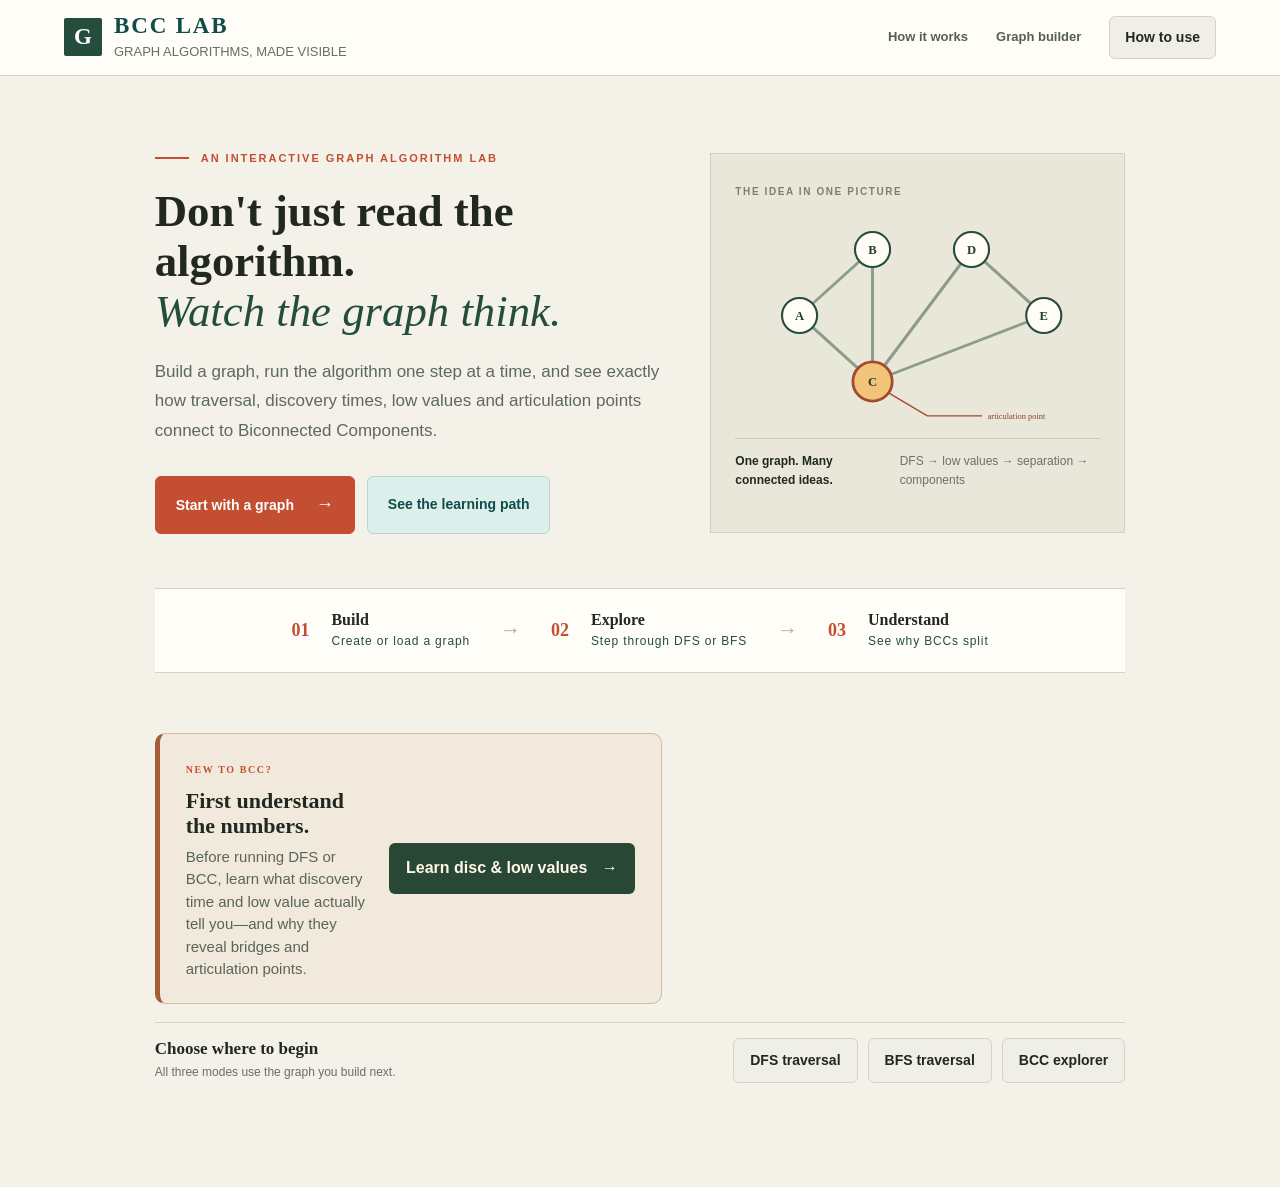
<file: index.html>
<!doctype html>
<html lang="en">
<head>
<meta charset="utf-8"><meta name="viewport" content="width=device-width,initial-scale=1">
<title>BCC Lab — Learn Graph Algorithms by Watching Them Work</title>
<link rel="stylesheet" href="style.css"><link rel="stylesheet" href="redesign.css">
<link rel="prefetch" href="dfs.html"><link rel="prefetch" href="bfs.html"><link rel="prefetch" href="bcc.html"></head>
<body class="home-page">
<header class="site-header"><a class="brand" href="index.html"><span class="brand-mark">G</span><span><b>BCC LAB</b><small>GRAPH ALGORITHMS, MADE VISIBLE</small></span></a><nav><a href="#how-it-works">How it works</a><a href="#builderSection" id="navBuild">Graph builder</a><button id="guide" class="guide-button">How to use</button></nav></header>
<main class="home-main">
<section id="welcome" class="welcome redesign-welcome">
  <div class="hero-copy"><div class="welcome-kicker"><span class="kicker-line"></span> AN INTERACTIVE GRAPH ALGORITHM LAB</div>
    <h1>Don't just read the algorithm.<br><em>Watch the graph think.</em></h1>
    <p class="welcome-lead">Build a graph, run the algorithm one step at a time, and see exactly how traversal, discovery times, low values and articulation points connect to Biconnected Components.</p>
    <div class="hero-actions"><button id="startLearning" class="welcome-primary">Start with a graph <span>→</span></button><button id="welcomeGuide" class="welcome-secondary">See the learning path</button></div>
    
  </div>
  <div class="hero-visual" aria-label="Illustration of connected graph vertices"><div class="visual-label">THE IDEA IN ONE PICTURE</div><svg viewBox="0 0 520 340" role="img" aria-label="Two triangles connected at an articulation point"><g class="hero-edges"><path d="M92 166 L196 72 L196 260 Z M196 260 L337 72 L440 166 Z"/><path d="M92 166 L196 260 L196 72"/><path d="M196 260 L337 72 L440 166"/></g><g class="hero-nodes"><circle cx="92" cy="166" r="25"/><circle cx="196" cy="72" r="25"/><circle cx="196" cy="260" r="28" class="articulation-node"/><circle cx="337" cy="72" r="25"/><circle cx="440" cy="166" r="25"/></g><g class="hero-letters"><text x="92" y="173">A</text><text x="196" y="79">B</text><text x="196" y="267">C</text><text x="337" y="79">D</text><text x="440" y="173">E</text></g><path class="callout-line" d="M220 277 L274 309 L352 309"/><text class="callout-text" x="360" y="314">articulation point</text></svg><div class="visual-caption"><b>One graph. Many connected ideas.</b><span>DFS → low values → separation → components</span></div></div>
  <div class="learning-strip" id="how-it-works"><div><span>01</span><b>Build</b><small>Create or load a graph</small></div><i>→</i><div><span>02</span><b>Explore</b><small>Step through DFS or BFS</small></div><i>→</i><div><span>03</span><b>Understand</b><small>See why BCCs split</small></div></div>
  <section class="disc-low-entry" aria-label="Learn discovery and low values first">
    <div><span class="section-overline">NEW TO BCC?</span><h2>First understand the numbers.</h2><p>Before running DFS or BCC, learn what discovery time and low value actually tell you—and why they reveal bridges and articulation points.</p></div>
    <a href="bcc.html#learn-disc-low" class="disc-low-link">Learn disc &amp; low values <span>→</span></a>
  </section>
  <div class="route-row"><div><b>Choose where to begin</b><span>All three modes use the graph you build next.</span></div><button data-welcome-route="dfs">DFS traversal</button><button data-welcome-route="bfs">BFS traversal</button><button data-welcome-route="bcc" class="route-bcc">BCC explorer</button></div>
</section>

<section id="builderSection" class="builder-hidden redesign-builder">
  <div class="builder-heading"><div><div class="section-overline">YOUR WORKSPACE <span> / STEP 01</span></div><h1>Build your graph</h1><p>Add vertices, connect edges, or start from a worked example. Then choose an exploration mode.</p></div><button class="back-to-intro" id="backToIntro">← Back to overview</button></div>
  <section class="workspace redesign-workspace">
    <div class="card graph-card"><div class="toolbar"><div class="canvas-instructions"><span class="instruction-dot"></span><span id="hint">Click empty space to add a vertex. Click two vertices to connect them. Drag to arrange.</span></div><div class="toolbar-actions"><button id="undo" disabled>↶ Undo</button><button id="clear">Clear graph</button></div></div><div id="canvas"><div id="empty"><strong>＋</strong><b>Your graph starts here</b><span>Click anywhere on the grid to add vertex A</span></div></div><div class="canvas-footer"><span><i class="legend-node"></i> Vertex</span><span><i class="legend-edge"></i> Edge</span><span>Double-click a vertex or edge to remove it</span></div></div>
    <aside class="card side builder-controls"><div class="side-section"><div class="side-eyebrow">LIVE GRAPH</div><h2>Graph summary</h2><div class="stats"><div><span>Vertices</span><strong id="vc">0</strong></div><div><span>Edges</span><strong id="ec">0</strong></div></div><div id="valid" class="notice">Add at least two vertices and one edge.</div></div>
      <div class="side-section"><div class="side-eyebrow">START QUICKLY</div><h2>Load an example</h2><div class="examples"><button data-ex="triangle"><b>Triangle</b><small>One cycle</small></button><button data-ex="chain"><b>Chain</b><small>Bridge edges</small></button><button data-ex="bcc"><b>Joined cycles</b><small>Articulation point</small></button><button data-ex="multi"><b>Multiple BCCs</b><small>Several components</small></button></div></div>
      <div class="side-section explore-section"><div class="side-eyebrow">RUN AN ALGORITHM</div><h2>Explore this graph</h2><div class="actions"><button id="dfs" class="primary" disabled><span>01</span> Explore with DFS <b>→</b></button><button id="bfs" disabled><span>02</span> Explore with BFS <b>→</b></button><button id="bcc" disabled><span>03</span> Explore BCCs <b>→</b></button></div><a class="compare-link" href="bcc-bfs-comparison.html">Why standard BCC uses DFS — compare approaches →</a></div>
    </aside>
  </section>
  <div class="builder-note"><b>Tip</b><span>For the clearest BCC demonstration, load <strong>Joined cycles</strong>. It creates two cycles sharing one articulation vertex.</span></div>
</section>
</main>
<div id="modal" class="modal hidden"><div class="modalbox"><button id="close">×</button><small>GRAPH BUILDER GUIDE</small><h2>How to build a graph</h2><ol><li>Click empty space to add a vertex.</li><li>Click one vertex, then another to connect them.</li><li>Drag vertices to arrange them.</li><li>Double-click a vertex to delete it.</li><li>Double-click an edge to delete it.</li></ol><p>BCC Lab uses simple undirected graphs.</p></div></div>
<div id="roadmap" class="modal hidden"><div class="modalbox"><button id="closeRoadmap">×</button><small>YOUR LEARNING PATH</small><h2>From traversal to BCC</h2><ol><li>Build a graph or load the joined-cycles example.</li><li>Watch DFS discover vertices and backtrack.</li><li>Track discovery times and how back edges change low values.</li><li>See bridges and articulation points appear.</li><li>Watch the edge stack reveal each BCC.</li><li>Use the Practice Lab to solve one yourself.</li></ol><button id="roadmapStart" class="welcome-primary">Build a graph →</button></div></div>
<script src="app.js"></script><script>
// Page-level navigation: reveal the builder and move the viewport to it, without locking document scroll.
(function(){const builder=document.getElementById('builderSection'),welcome=document.getElementById('welcome');function showBuilder(){builder.classList.remove('builder-hidden');builder.classList.add('builder-visible');setTimeout(()=>builder.scrollIntoView({behavior:'smooth',block:'start'}),40)}document.getElementById('startLearning')?.addEventListener('click',showBuilder);document.getElementById('navBuild')?.addEventListener('click',e=>{e.preventDefault();showBuilder()});document.getElementById('backToIntro')?.addEventListener('click',()=>{builder.classList.add('builder-hidden');builder.classList.remove('builder-visible');welcome.scrollIntoView({behavior:'smooth',block:'start'})});document.querySelectorAll('[data-welcome-route]').forEach(btn=>btn.addEventListener('click',()=>{localStorage.setItem('bccPreferredRoute',btn.dataset.welcomeRoute);showBuilder()}));document.getElementById('roadmapStart')?.addEventListener('click',()=>{document.getElementById('roadmap')?.classList.add('hidden');showBuilder()})})();
</script>
</body></html>
</file>
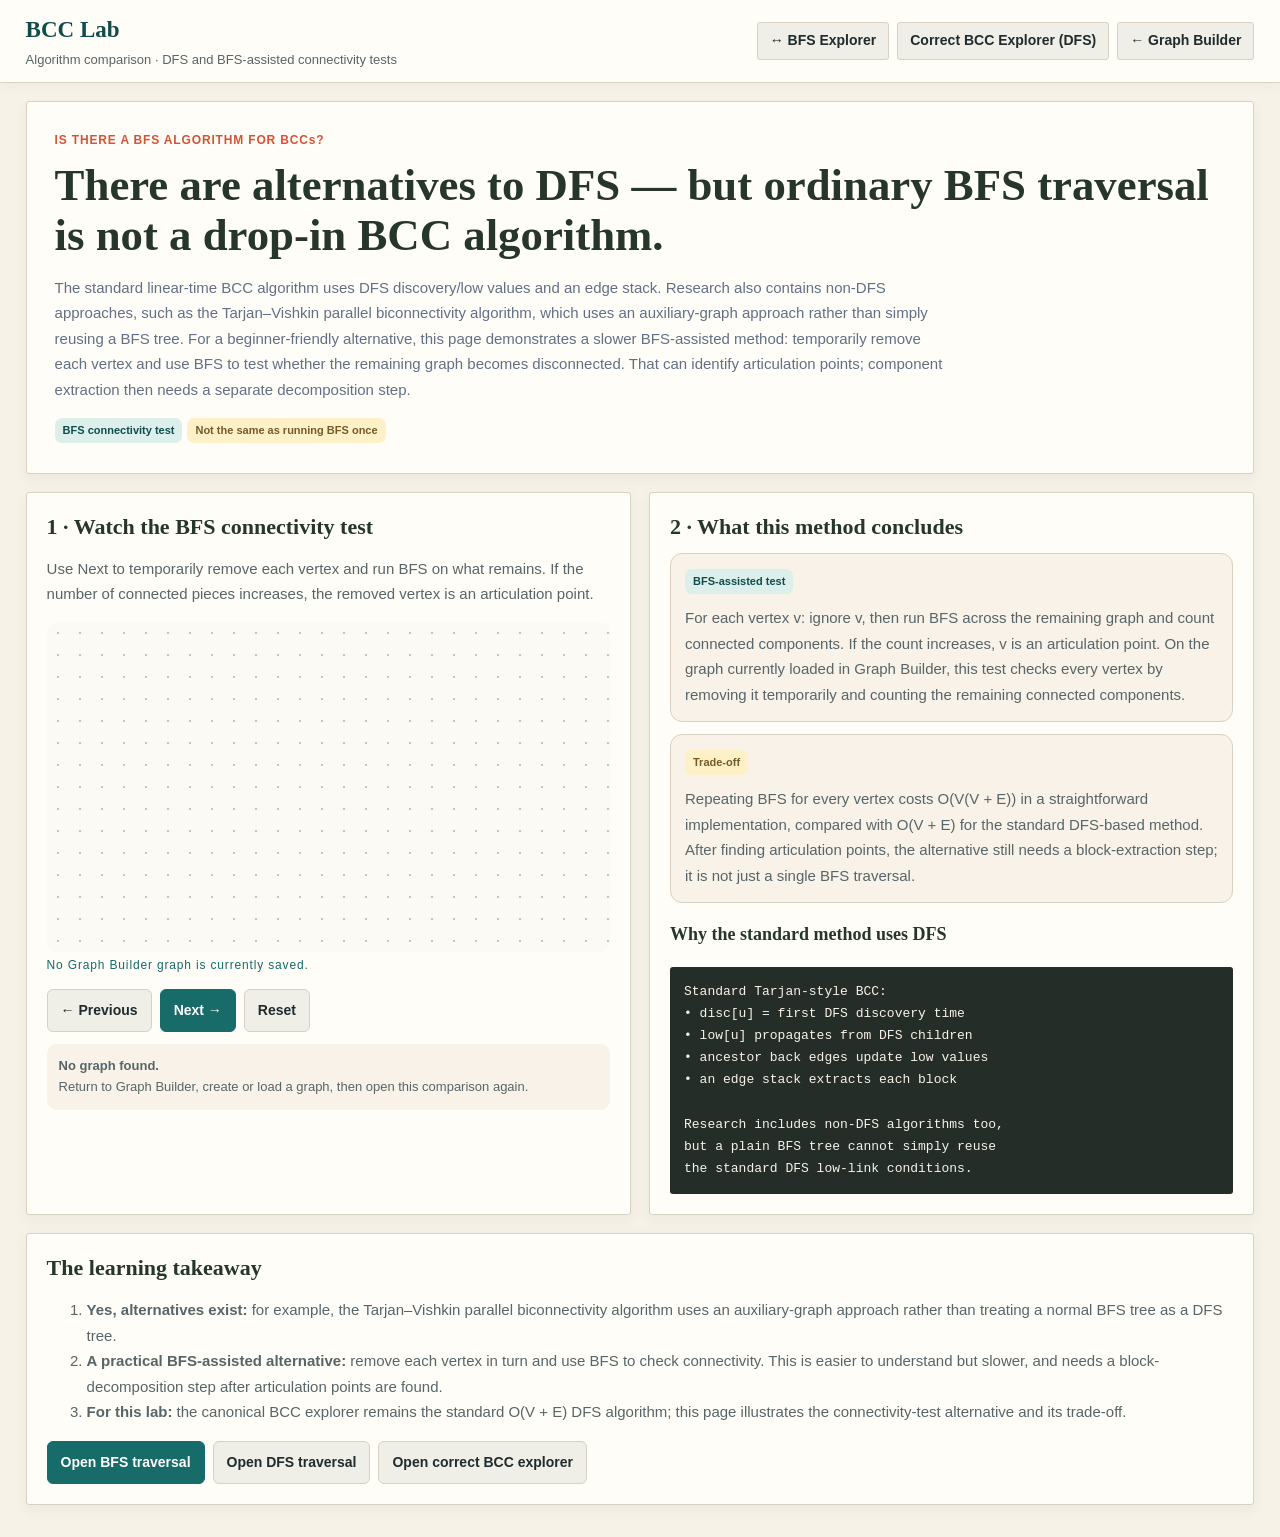
<file: bcc-bfs-comparison.html>
<!doctype html>
<html lang="en">
<head>
<meta charset="utf-8"><meta name="viewport" content="width=device-width,initial-scale=1">
<title>BCC Lab — DFS vs BFS-Assisted BCC Methods</title>
<link rel="stylesheet" href="dfs.css">
<style>
.compare-main{width:100%;max-width:none;margin:0;padding:26px clamp(16px,2.5vw,40px) 56px}
.compare-hero{padding:25px 28px;background:#fff;border:1px solid #e3e7ef;border-radius:18px;margin-bottom:18px}
.compare-hero small{font-weight:850;letter-spacing:.12em;color:#5868b7}.compare-hero h1{font-size:clamp(28px,4vw,42px);margin:8px 0}.compare-hero p{max-width:900px;color:#626f86;line-height:1.65}
.compare-grid{display:grid;grid-template-columns:minmax(0,1fr) minmax(0,1fr);gap:18px;align-items:stretch}.compare-card{min-width:0}.compare-card p,.compare-card li{overflow-wrap:anywhere}.compare-card{background:#fff;border:1px solid #e3e7ef;border-radius:18px;padding:20px}.compare-card h2{font-size:18px;margin:0 0 10px}.compare-card p,.compare-card li{font-size:13px;line-height:1.65;color:#5e6a81}.compare-canvas{height:330px;position:relative;overflow:hidden;border-radius:12px;background:linear-gradient(#f0f2f7 1px,transparent 1px),linear-gradient(90deg,#f0f2f7 1px,transparent 1px);background-size:32px 32px}.compare-canvas svg{position:absolute;inset:0;width:100%;height:100%}.cmp-edge{stroke:#aab1c1;stroke-width:3}.cmp-edge.highlight{stroke:#d58b34;stroke-width:5}.cmp-node{position:absolute;transform:translate(-50%,-50%);width:54px;height:54px;border-radius:50%;display:grid;place-items:center;background:white;border:3px solid #7f8ba6;font-weight:850;z-index:2}.cmp-node.active{background:#5366c9;color:#fff;border-color:#5366c9}.cmp-node.level1{border-color:#d58b34;background:#fff8e8}.cmp-node.level2{border-color:#368d77;background:#e9f8f3}.compare-controls{display:flex;gap:8px;flex-wrap:wrap;margin-top:12px}.compare-controls button{padding:10px 13px;background:#edf0f7;color:#34405e;font-weight:750}.compare-controls button.primary{background:#5366c9;color:white}.compare-status{margin-top:12px;padding:12px;border-radius:10px;background:#f3f5fb;color:#35416a;font-size:13px;line-height:1.6}.tag{display:inline-block;padding:4px 8px;border-radius:7px;font-size:11px;font-weight:850;margin:0 5px 5px 0}.tag.correct{background:#e3f6ec;color:#216b4d}.tag.caution{background:#fff0dc;color:#875018}.code-panel{background:#20263a;color:#eef1ff;border-radius:12px;padding:14px;font:12px/1.7 ui-monospace,monospace;white-space:pre-wrap}.result-box{padding:14px;border-radius:12px;margin-top:12px;border:1px solid #e0e5ef;background:#f8f9fc}.result-box strong{display:block;margin-bottom:6px}.result-box p{margin:0}.wide{margin-top:18px}.header-actions{display:flex;gap:8px;flex-wrap:wrap;justify-content:flex-end}.header-actions button{padding:9px 12px}@media(max-width:850px){.compare-grid{grid-template-columns:1fr}.compare-main{padding:16px 12px 36px}header{height:auto;min-height:76px;padding:14px;gap:12px;flex-wrap:wrap}.compare-canvas{height:280px}}
/* This page is a full-width comparison, not a DFS/BFS explorer with its collapsible guide rail. */
html,body{width:100%;min-height:100%;margin:0!important;padding:0!important;overflow-x:hidden}body:has(.dfs-learning-sidebar){padding-left:0!important}header{width:100%;position:relative;z-index:2}.compare-main{margin-left:0!important;margin-right:0!important}.compare-hero,.compare-card{box-shadow:0 8px 25px #202a3d0d}.compare-grid .compare-card{height:100%}

:root{--paper:#f4f1e9;--surface:#fffdf8;--ink:#242a27;--muted:#5d665f;--line:#d8d7cc;--green:#285342;--green-dark:#1d4033;--green-pale:#e6eee7;--rust:#a45e3b;--rust-pale:#f4e8df;--gold:#b08a45;--gold-pale:#f5eedc;--code:#26332e}
body{background:var(--paper)!important;color:var(--ink)!important;font-family:"Segoe UI",Tahoma,Arial,sans-serif!important;font-size:16px!important;line-height:1.55}h1,h2,h3{font-family:Georgia,"Times New Roman",serif!important;color:var(--ink)!important;letter-spacing:normal!important}h1{font-size:clamp(34px,3.5vw,46px)!important}p,li{font-size:15px!important;line-height:1.7!important}header{background:var(--surface)!important;border-color:var(--line)!important}header b{font-family:Georgia,"Times New Roman",serif;font-size:23px!important;color:var(--green-dark)}header small{font-size:13px!important;color:var(--muted)!important}button{font-family:"Segoe UI",Tahoma,Arial,sans-serif!important;font-size:14px!important;border-radius:6px!important;border:1px solid var(--line)!important;background:#efeee7!important;color:var(--ink)!important}button.primary,.compare-controls button.primary{background:var(--green)!important;border-color:var(--green)!important;color:#fff!important}.compare-hero,.compare-card{background:var(--surface)!important;border-color:var(--line)!important;border-radius:8px!important;box-shadow:0 3px 12px rgba(34,43,35,.05)!important}.compare-canvas{background-color:#faf8f1!important;background-image:linear-gradient(#e9e6dc 1px,transparent 1px),linear-gradient(90deg,#e9e6dc 1px,transparent 1px)!important}.cmp-node{font-family:Georgia,"Times New Roman",serif!important;border-color:var(--green)!important;box-shadow:none!important}.cmp-node.active{background:var(--green)!important;border-color:var(--green)!important}.cmp-edge.highlight{stroke:var(--rust)!important}.compare-status,.result-box{background:#f7f5ee!important;border-color:var(--line)!important;color:var(--muted)!important}.code-panel{background:var(--code)!important;color:#f5f3e9!important}

:root{--paper:#f7f1e7;--surface:#fffdf8;--ink:#202b2d;--muted:#586568;--line:#d9d0c3;--green:#176b68;--green-dark:#104c4b;--green-pale:#dcefeb;--rust:#d65336;--rust-pale:#fbe7df;--gold:#d6a62e;--gold-pale:#fff1c7;--code:#202e32}
body{background:var(--paper)!important;color:var(--ink)!important}header,.compare-hero,.compare-card{background:var(--surface)!important;border-color:var(--line)!important}header b{color:var(--green-dark)!important}.compare-hero small{color:var(--rust)!important}.cmp-node{border-color:var(--green)!important;color:var(--green-dark)!important}.cmp-node.active{background:var(--rust)!important;border-color:var(--rust)!important}.cmp-node.level1{background:var(--gold-pale)!important;border-color:var(--gold)!important}.cmp-edge.highlight{stroke:var(--rust)!important}.compare-status,.result-box{background:#f8f2e8!important;border-color:var(--line)!important;color:var(--muted)!important}.code-panel{background:var(--code)!important}
</style>
<link rel="stylesheet" href="atlas-pages.css"><link rel="stylesheet" href="workspace-redesign.css"></head>
<body>
<header><div><b> BCC Lab</b><small>Algorithm comparison · DFS and BFS-assisted connectivity tests</small></div><nav class="header-actions"><button id="backBfs">↔ BFS Explorer</button><button id="backBcc"> Correct BCC Explorer (DFS)</button><button id="backHome">← Graph Builder</button></nav></header>
<main class="compare-main">
<section class="compare-hero"><small>IS THERE A BFS ALGORITHM FOR BCCs?</small><h1>There are alternatives to DFS — but ordinary BFS traversal is not a drop-in BCC algorithm.</h1><p>The standard linear-time BCC algorithm uses DFS discovery/low values and an edge stack. Research also contains non-DFS approaches, such as the Tarjan–Vishkin parallel biconnectivity algorithm, which uses an auxiliary-graph approach rather than simply reusing a BFS tree. For a beginner-friendly alternative, this page demonstrates a slower BFS-assisted method: temporarily remove each vertex and use BFS to test whether the remaining graph becomes disconnected. That can identify articulation points; component extraction then needs a separate decomposition step.</p><span class="tag correct">BFS connectivity test</span><span class="tag caution">Not the same as running BFS once</span></section>
<section class="compare-grid">
<article class="compare-card"><h2>1 · Watch the BFS connectivity test</h2><p>Use Next to temporarily remove each vertex and run BFS on what remains. If the number of connected pieces increases, the removed vertex is an articulation point.</p><div id="compareCanvas" class="compare-canvas"></div><small id="compareGraphMeta" class="muted"></small><div class="compare-controls"><button id="cmpPrev">← Previous</button><button id="cmpNext" class="primary">Next →</button><button id="cmpReset">Reset</button></div><div id="cmpStatus" class="compare-status" aria-live="polite">Step 1: Baseline graph is connected. Now test each vertex by temporarily removing it.</div></article>
<article class="compare-card"><h2>2 · What this method concludes</h2><div class="result-box"><strong><span class="tag correct">BFS-assisted test</span></strong><p>For each vertex v: ignore v, then run BFS across the remaining graph and count connected components. If the count increases, v is an articulation point. On the graph currently loaded in Graph Builder, this test checks every vertex by removing it temporarily and counting the remaining connected components.</p></div><div class="result-box"><strong><span class="tag caution">Trade-off</span></strong><p>Repeating BFS for every vertex costs O(V(V + E)) in a straightforward implementation, compared with O(V + E) for the standard DFS-based method. After finding articulation points, the alternative still needs a block-extraction step; it is not just a single BFS traversal.</p></div><h3 style="margin-top:18px">Why the standard method uses DFS</h3><div class="code-panel">Standard Tarjan-style BCC:
• disc[u] = first DFS discovery time
• low[u] propagates from DFS children
• ancestor back edges update low values
• an edge stack extracts each block

Research includes non-DFS algorithms too,
but a plain BFS tree cannot simply reuse
the standard DFS low-link conditions.</div></article>
</section>
<section class="compare-card wide"><h2>The learning takeaway</h2><ol><li><b>Yes, alternatives exist:</b> for example, the Tarjan–Vishkin parallel biconnectivity algorithm uses an auxiliary-graph approach rather than treating a normal BFS tree as a DFS tree.</li><li><b>A practical BFS-assisted alternative:</b> remove each vertex in turn and use BFS to check connectivity. This is easier to understand but slower, and needs a block-decomposition step after articulation points are found.</li><li><b>For this lab:</b> the canonical BCC explorer remains the standard O(V + E) DFS algorithm; this page illustrates the connectivity-test alternative and its trade-off.</li></ol><div class="compare-controls"><button id="goBfs" class="primary">Open BFS traversal</button><button id="goDfs">Open DFS traversal</button><button id="goBcc">Open correct BCC explorer</button></div></section>
</main>
<script>
const c=document.getElementById('compareCanvas'),status=document.getElementById('cmpStatus');
const raw=localStorage.getItem('bccGraph');
const graph=raw?JSON.parse(raw):{V:[],E:[]};
const vertices=Array.isArray(graph.V)?graph.V:[], edges=Array.isArray(graph.E)?graph.E:[];
const label=id=>vertices.find(v=>v.id===id)?.label??String(id);
const key=(a,b)=>String(a)<String(b)?`${a}|${b}`:`${b}|${a}`;
const adj=new Map(vertices.map(v=>[v.id,[]]));
edges.forEach(e=>{if(adj.has(e.a)&&adj.has(e.b)){adj.get(e.a).push(e.b);adj.get(e.b).push(e.a)}});
const points=new Map(vertices.map(v=>[v.id,[Number(v.x)||50,Number(v.y)||50]]));
const meta=document.getElementById('compareGraphMeta');if(meta)meta.textContent=vertices.length?`Current Graph Builder graph · ${vertices.length} vertices · ${edges.length} edges`:'No Graph Builder graph is currently saved.';
function componentsWithout(removed){const seen=new Set();let count=0,groups=[];for(const v of vertices){if(v.id===removed||seen.has(v.id))continue;count++;const q=[v.id],group=[];seen.add(v.id);while(q.length){const u=q.shift();group.push(u);for(const w of adj.get(u)||[])if(w!==removed&&!seen.has(w)){seen.add(w);q.push(w)}}groups.push(group)}return {count,groups}}
const base=componentsWithout(null);const steps=[{title:'Baseline · original graph',removed:null,groups:base.groups,components:base.count,text:`The graph currently loaded has ${vertices.length} vertices and ${edges.length} edges. First count its connected components without removing anything.`}];
vertices.forEach(v=>{const after=componentsWithout(v.id);steps.push({title:`Temporarily remove ${label(v.id)}`,removed:v.id,groups:after.groups,components:after.count,text:`Ignore ${label(v.id)} and run BFS on every remaining unvisited vertex. The remaining graph has ${after.count} connected component${after.count===1?'':'s'}. ${after.count>base.count?'The count increased, so '+label(v.id)+' is an articulation point.':'The count did not increase, so '+label(v.id)+' is not an articulation point.'}`})});
let i=0;
function draw(){c.innerHTML='';if(!vertices.length){status.innerHTML='<b>No graph found.</b><br>Return to Graph Builder, create or load a graph, then open this comparison again.';return}
 const st=steps[i],svg=document.createElementNS('http://www.w3.org/2000/svg','svg');svg.setAttribute('viewBox','0 0 100 100');svg.setAttribute('preserveAspectRatio','none');
 edges.forEach(e=>{if(e.a===st.removed||e.b===st.removed)return;const a=points.get(e.a),b=points.get(e.b);if(!a||!b)return;const l=document.createElementNS('http://www.w3.org/2000/svg','line');l.setAttribute('x1',a[0]);l.setAttribute('y1',a[1]);l.setAttribute('x2',b[0]);l.setAttribute('y2',b[1]);l.setAttribute('class','cmp-edge');svg.appendChild(l)});c.appendChild(svg);
 vertices.forEach(v=>{const q=points.get(v.id),n=document.createElement('div');n.className='cmp-node';n.textContent=label(v.id)+(v.id===st.removed?' ×':'');n.style.left=q[0]+'%';n.style.top=q[1]+'%';if(v.id===st.removed){n.style.opacity='.22';n.style.textDecoration='line-through'}else{const group=st.groups.findIndex(g=>g.includes(v.id));n.style.borderColor=['#176b68','#d65336','#b08a45','#537b9a','#7d6a9c'][group%5]||'#176b68';n.style.background=['#dcefeb','#fbe7df','#fff1c7','#e3edf5','#eee8f5'][group%5]||'#fff'}c.appendChild(n)});
 const articulation=steps.slice(1,i+1).filter(x=>x.components>base.count).map(x=>label(x.removed));
 status.innerHTML=`<b>${st.title}</b><br>${st.text}<br><br><b>Articulation points found so far:</b> ${articulation.join(', ')||'None'}<br><b>Remaining components:</b> ${st.components}`;
 document.getElementById('cmpPrev').disabled=i===0;document.getElementById('cmpNext').disabled=i===steps.length-1;
}
document.getElementById('cmpPrev').onclick=()=>{i=Math.max(0,i-1);draw()};document.getElementById('cmpNext').onclick=()=>{i=Math.min(steps.length-1,i+1);draw()};document.getElementById('cmpReset').onclick=()=>{i=0;draw()};
function go(url){location.href=url}document.getElementById('backBfs').onclick=()=>go('bfs.html');document.getElementById('backBcc').onclick=()=>go('bcc.html');document.getElementById('backHome').onclick=()=>go('index.html');document.getElementById('goBfs').onclick=()=>go('bfs.html');document.getElementById('goDfs').onclick=()=>go('dfs.html');document.getElementById('goBcc').onclick=()=>go('bcc.html');draw();
</script>
</body></html>
</file>
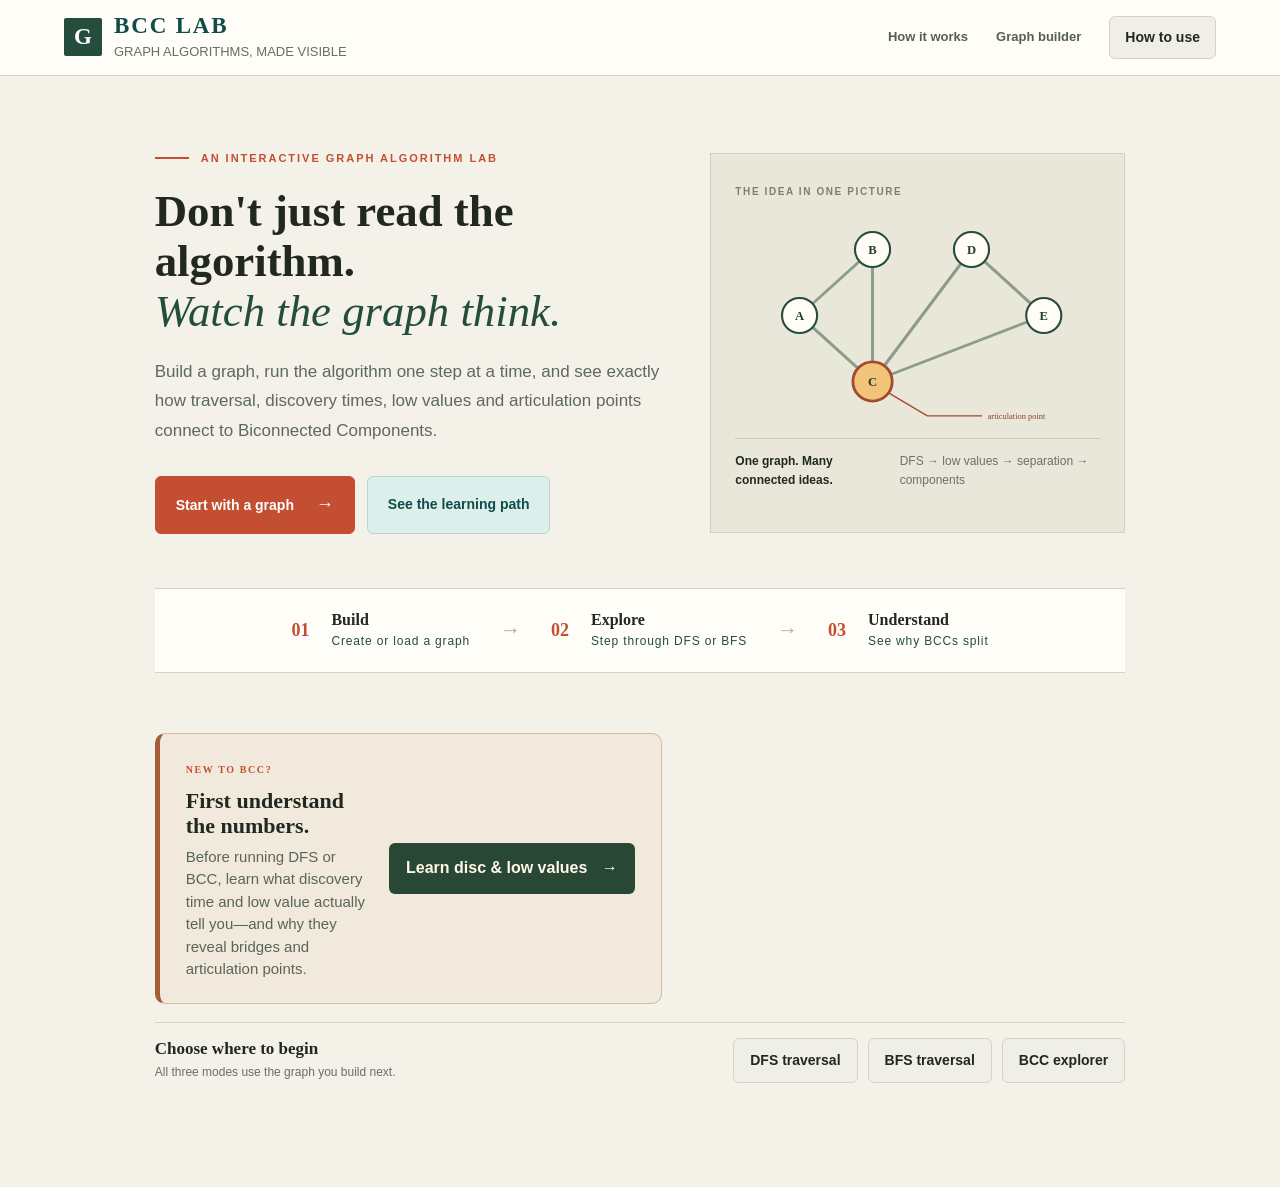
<file: bcc.html>
<!doctype html>
<html lang="en">
<head>
<meta charset="utf-8"><meta name="viewport" content="width=device-width,initial-scale=1">
<title>BCC Lab — BCC Explorer</title>
<link rel="stylesheet" href="style.css"><link rel="stylesheet" href="bcc.css"><link rel="stylesheet" href="atlas-pages.css">
<link rel="stylesheet" href="workspace-redesign.css"></head>
<body>
<main class="bcc-page">
  <header class="bcc-topbar">
    <button id="back" class="secondary-btn">← Graph Builder</button>
    <nav class="bcc-page-nav"><a class="secondary-btn nav-link" href="complexity.html">Complexity Lab</a><button id="dfsFromBcc" class="secondary-btn">↔ DFS Explorer</button><a class="secondary-btn nav-link" href="bfs.html">↔ BFS Explorer</a></nav>
    <div class="bcc-heading"><div class="eyebrow">STEP 3 · BICONNECTED COMPONENTS</div><h1>BCC Explorer</h1></div>
  </header>

  

  <nav class="app-tabs" aria-label="BCC Lab sections">
    <button class="app-tab active" data-section="exploreSection"> Explore</button>
    <button class="app-tab" data-section="theorySection"> Theory</button>
    <button class="app-tab" data-section="practiceSection"> Practice Lab</button>
  </nav>

  <section id="exploreSection" class="page-section active-section">
    <section class="controls-card">
      <div class="controls-row"><button id="first">⏮ First</button><button id="prev">← Previous</button><button id="play">▶ Play</button><button id="next">Next →</button><button id="last">Last ⏭</button><div class="speed"><span>Faster</span><input id="speed" type="range" min="1000" max="5000" step="100" value="2500"><span>Slower</span><strong id="speedValue">2.50s/step</strong></div></div>
      <div id="timeline" class="timeline"></div>
    </section>
    
    <section class="bcc-workspace">
      <div class="bcc-canvas-card">
        <div class="panel-head"><span id="phase">READY</span><label class="start-picker">Start vertex <select id="bccStartVertex" aria-label="Choose BCC DFS starting vertex"></select></label><span id="stepLabel">Step 0</span></div>
        <div id="bccCanvas" class="bcc-canvas"><div id="graphLesson" class="graph-lesson" aria-live="polite"></div></div>
        <div class="legend"><span><i class="legend-dot current-dot"></i> Current vertex</span><span><i class="legend-dot visited-dot"></i> Visited</span><span><i class="legend-dot articulation-dot"></i> Articulation point</span><span><i class="legend-line bridge-line"></i> Bridge</span><span><i class="legend-line component-line"></i> Extracted BCC</span></div>
      </div>
      <aside class="bcc-side">
        <div class="explanation-card"><div class="card-kicker">CURRENT STEP</div><h2 id="title">Ready to begin</h2><p id="description">Select Next to begin the walkthrough.</p><div id="formulaBox" class="formula-box"></div><div class="cause-effect"><div class="ce-label">REASONING</div><div id="causeEffect">Identify the state change and its reason.</div></div></div>
        <div class="state-card algorithm-card"><div class="state-title">ALGORITHM · LIVE LINE</div><div id="liveAlgorithm" class="live-algorithm" aria-live="polite"></div></div>
      </aside>
    </section>
    <section class="bcc-state-row" aria-label="Live BCC results">
      <div class="state-card"><div class="state-title">Edge Stack</div><div id="edgeStackPointer" class="edge-stack-pointer">TOP</div><div id="edgeStack" class="edge-stack">Empty</div></div>
      <div class="state-card"><div class="state-title">BCCs Discovered</div><div id="bccList" class="bcc-list"><span class="muted">None yet</span></div></div>
      <div class="state-card bridge-card"><div class="state-title">Bridges <span id="bridgeCount" class="state-count bridge-count">0 found</span></div><div id="bridgeList" class="bridge-list"><span class="muted">None identified yet</span></div><div id="bridgeSplit" class="bridge-split"><span class="muted">As bridges are found, see how the graph separates.</span></div></div>
      <div class="state-card articulation-card"><div class="state-title">Articulation Points <span id="articulationCount" class="state-count">0 found</span></div><div id="articulationList" class="articulation-list"><span class="muted">None identified yet</span></div></div>
    </section>
  </section>

  <section id="theorySection" class="page-section">
    <div class="theory-hero"><span class="section-kicker">THEORY · INTRODUCTION</span><h2>Learn why BCC detection works</h2><p>Start with the graph and follow the reasoning. You will build the discovery times, trace back edges, calculate low values, and then use those values to identify articulation points, bridges and components.</p></div>
    <section class="guided-bcc-lesson" aria-labelledby="guidedLessonTitle">
      <div class="guided-lesson-heading"><div><span class="section-kicker">GUIDED LESSON · 7 STEPS</span><h2 id="guidedLessonTitle">Follow the evidence before learning the conditions</h2><p>Use Next idea to follow one DFS run. The graph, discovery times, low values and explanation refer to the same example.</p></div><div class="guided-step-count" id="guidedStepCount">Step 1 of 7</div></div>
      <div class="guided-lesson-layout">
        <div class="guided-graph-panel">
          <div class="guided-graph-caption"><b>One graph throughout</b><span>DFS starts at A · visit order A → B → C → D → E</span></div>
          <svg id="guidedGraph" viewBox="0 0 600 330" role="img" aria-label="Two triangles ABC and CDE sharing vertex C">
            <g class="guided-edges"><line id="edgeAB" x1="105" y1="165" x2="220" y2="75"/><line id="edgeBC" x1="220" y1="75" x2="220" y2="255"/><line id="edgeCA" x1="220" y1="255" x2="105" y2="165"/><line id="edgeCD" x1="220" y1="255" x2="390" y2="75"/><line id="edgeDE" x1="390" y1="75" x2="505" y2="165"/><line id="edgeEC" x1="505" y1="165" x2="220" y2="255"/></g>
            <g class="guided-nodes"><g id="nodeA"><circle cx="105" cy="165" r="31"/><text x="105" y="171">A</text></g><g id="nodeB"><circle cx="220" cy="75" r="31"/><text x="220" y="81">B</text></g><g id="nodeC"><circle cx="220" cy="255" r="31"/><text x="220" y="261">C</text></g><g id="nodeD"><circle cx="390" cy="75" r="31"/><text x="390" y="81">D</text></g><g id="nodeE"><circle cx="505" cy="165" r="31"/><text x="505" y="171">E</text></g></g>
            <g class="guided-values" id="guidedValues"><text x="105" y="211" id="valueA">disc — · low —</text><text x="220" y="121" id="valueB">disc — · low —</text><text x="220" y="301" id="valueC">disc — · low —</text><text x="390" y="121" id="valueD">disc — · low —</text><text x="505" y="211" id="valueE">disc — · low —</text></g>
          </svg>
          <div class="guided-legend"><span><i class="g-legend tree"></i> DFS tree edge</span><span><i class="g-legend back"></i> Back edge</span><span><i class="g-legend active"></i> Current focus</span></div>
        </div>
        <div class="guided-explanation-panel" aria-live="polite"><div class="guided-concept-label" id="guidedConcept">01 · DISCOVERY TIME</div><h3 id="guidedTitle">When does DFS first reach a vertex?</h3><p id="guidedBody">The first time DFS visits a vertex, it gives it the next number. This is its discovery time, disc[u]. It is a timestamp—not a distance.</p><div class="guided-formula" id="guidedFormula">disc[u] = ++time</div><div class="guided-why"><b>Why this matters</b><p id="guidedWhy">The timestamps let us compare how far back toward the DFS root a subtree can reach.</p></div><div class="guided-controls"><button id="guidedPrev" disabled>← Back</button><button id="guidedNext">Next idea →</button></div></div>
      </div>
      <div class="guided-condition-lab"><div><span class="section-kicker">CHECK YOUR UNDERSTANDING</span><h3>What does the comparison tell us?</h3><p>In these formulas, <b>u means the parent vertex</b> and <b>v means one of u’s DFS-tree children</b>. The value low[v] belongs to the child’s whole DFS subtree; disc[u] is the time DFS first visited its parent. Assume u is not the DFS root for this comparison.</p></div><div class="condition-buttons"><button class="condition-choice active" data-case="equal">low[v] = disc[u]</button><button class="condition-choice" data-case="below">low[v] &lt; disc[u]</button><button class="condition-choice" data-case="above">low[v] &gt; disc[u]</button></div><div class="condition-result" id="conditionResult" aria-live="polite"><b>Equal: the important boundary case.</b><p>The subtree can reach u itself, but has no route to an ancestor above u. So u can still be an articulation point. The edge (u,v) is not a bridge because that return route exists.</p><div class="condition-rules"><span>Articulation point: <strong>YES (u)</strong></span><span>Bridge: <strong>NO (u–v)</strong></span></div></div></div>
    </section>
    <div class="theory-grid">
      <article class="theory-card wide"><span>BEFORE THE FORMULAS</span><h3>What do the letters mean?</h3><p>We use <b>u</b> and <b>v</b> as placeholders so one rule can describe every parent–child pair in a DFS tree. They are not special vertices in the example.</p><div class="notation-grid"><div><b>u — parent</b><p>The vertex DFS was at before it discovered v.</p></div><div><b>v — child</b><p>A vertex first reached by exploring an unvisited neighbour of u.</p></div><div><b>disc[x]</b><p>The first-visit number assigned to vertex x.</p></div><div><b>low[x]</b><p>The smallest discovery number reachable from x’s DFS subtree using tree edges down and at most one back edge to an ancestor.</p></div></div><p><b>One more term:</b> an ancestor is a vertex earlier on the current DFS path. A descendant is a vertex reached further down that path.</p></article>
      <article class="theory-card"><span>01 · FOUNDATION</span><h3>Graph and DFS</h3><p>A graph has <b>vertices</b> (the points) and <b>edges</b> (the connections). Depth-First Search (DFS) starts at one vertex, follows an unvisited neighbour as far as possible, and backtracks when it has no unvisited neighbour left.</p></article>
      <article class="theory-card"><span>02 · THE NUMBER</span><h3>Discovery time: disc[x]</h3><p>When DFS first reaches vertex x, it assigns the next clock number. A smaller number means that vertex was discovered earlier. It does not measure distance or path length.</p><div class="formula-big">disc[x] = ++time</div></article>
      <article class="theory-card"><span>03 · THE ALTERNATE ROUTE</span><h3>Back edge</h3><p>In an undirected DFS, a back edge connects a vertex to an ancestor that is already on the DFS path. It is not the tree edge to the parent. It gives the subtree another route upward.</p></article>
      <article class="theory-card"><span>04 · THE SUMMARY</span><h3>Low value: low[x]</h3><p>Start with disc[x]. Then include discovery times reached by back edges from x or its DFS descendants. The smallest such time is low[x]. When a child finishes, its low value can be passed to its parent.</p><div class="formula-big">low[u] = min(disc[u], low of its children, reachable ancestors)</div></article>
      <article class="theory-card wide"><span>05 · WHY A BCC?</span><h3>Biconnected component</h3><p>A biconnected component (BCC) is a maximal group of edges that belongs together without an articulation vertex inside the group: within the component, no single vertex is the only connection holding the rest together. Two BCCs may share an articulation vertex, as the two triangles in our example share C.</p><p>A vertex can therefore belong to more than one BCC. The components are groups of <b>edges</b>; they are not necessarily disjoint sets of vertices.</p></article>
      <article class="theory-card wide theory-running-example">
        <span>WORKED EXAMPLE · SAME GRAPH AS THE LESSON</span><h3>Trace the values by hand</h3>
        <p>Edges are AB, BC, CA, CD, DE and EC. Start DFS at A and visit A → B → C → D → E. The DFS tree edges are AB, BC, CD and DE. The back edges are CA and EC.</p>
        <div class="example-steps">
          <div class="example-step"><b>1 · Discovery times</b><p><code>disc[A]=1, disc[B]=2, disc[C]=3, disc[D]=4, disc[E]=5</code></p><small>Assign each number the first time DFS reaches that vertex.</small></div>
          <div class="example-step"><b>2 · Start with each vertex’s own time</b><p><code>low[A]=1, low[B]=2, low[C]=3, low[D]=4, low[E]=5</code></p><small>Before considering back edges or child results, low[x] equals disc[x].</small></div>
          <div class="example-step"><b>3 · Use the back edges</b><p><code>C–A: low[C] can become 1<br>E–C: low[E] can become 3</code></p><small>C can reach A (time 1); E can reach C (time 3).</small></div>
          <div class="example-step"><b>4 · Return from children</b><p><code>low[D]=min(4,3)=3<br>low[C]=min(3,3,1)=1<br>low[B]=min(2,1)=1<br>low[A]=1</code></p><small>Each parent keeps the smallest value reported by its child, as well as any back-edge reach from itself.</small></div>
          <div class="example-step"><b>5 · Test the child D of C</b><p><code>low[D] ≥ disc[C]<br>3 ≥ 3  →  C is an articulation point</code></p><small>D’s subtree returns to C but cannot reach above C. Removing C separates the two triangles.</small></div>
          <div class="example-step"><b>6 · Extract the two BCCs</b><p><code>{CD, DE, EC} and {AB, BC, CA}</code></p><small>When the boundary is found, pop the edge stack through the tree edge C–D. The edges popped together form one component.</small></div>
        </div>
      </article>
      <article class="theory-card wide"><span>ALGORITHM · READ THE VARIABLES FIRST</span><h3>Tarjan’s DFS-based BCC procedure</h3><p>Here, <b>u</b> is the current vertex and <b>v</b> is one of its neighbours. If v is unvisited, it becomes a DFS child. If v is already visited and is not u’s parent, the edge is a back edge to an ancestor.</p><pre>DFS(u):
  disc[u] = low[u] = ++time

  for each neighbour v of u:
    if v is unvisited:
      parent[v] = u
      push edge (u, v)
      DFS(v)
      low[u] = min(low[u], low[v])

      if low[v] >= disc[u]:
        if u is not the DFS root:
          mark u as an articulation point
        pop edges through (u, v)  // one BCC

    else if v is not parent[u] and disc[v] < disc[u]:
      low[u] = min(low[u], disc[v])
      push edge (u, v)             // back edge

The DFS root is an articulation point only if it has
more than one DFS-tree child.</pre><p class="beginner-note"><b>Remember:</b> <code>low[v] ≥ disc[u]</code> marks a BCC boundary. For a non-root u, it also makes u an articulation point. A bridge uses the stricter test <code>low[v] &gt; disc[u]</code>.</p></article>
    </div>
  </section>

  <section id="practiceSection" class="page-section">
    <section class="practice-lab card">
      <div class="practice-head"><div><div class="card-kicker">TRY YOURSELF · PRACTICE LAB</div><h2>Now you do it</h2><p>Each level adds one task. Start with the worked example, then try the traversal, then calculate discovery/low values, and finally identify articulation points and BCCs. The two hint buttons change the kind of help—not the difficulty.</p></div><div class="practice-display" role="group" aria-label="Practice explanation mode"><button id="practiceLearning" class="active">Conceptual hints</button><button id="practiceAlgorithm">Algorithm hints</button></div></div>
      <div class="practice-modes"><button class="practice-mode active" data-practice-mode="easy"><b>1. Worked example</b><span>See the complete solution with reasoning. No input is graded.</span></button><button class="practice-mode" data-practice-mode="learner"><b>2. DFS order</b><span>Enter the order in which DFS first visits the vertices, starting from your selected vertex.</span></button><button class="practice-mode" data-practice-mode="intermediate"><b>3. Discovery + low values</b><span>Enter DFS order, disc[] and low[] for all six vertices.</span></button><button class="practice-mode" data-practice-mode="strict"><b>4. Full challenge</b><span>Also identify articulation points and edge-based BCCs.</span></button></div>
      <div id="practicePanel" class="practice-panel"></div>
    </section>
  </section>
</main>
<script src="guided-lesson.js"></script>
<script src="bcc.js"></script>
</body>
</html>
</file>
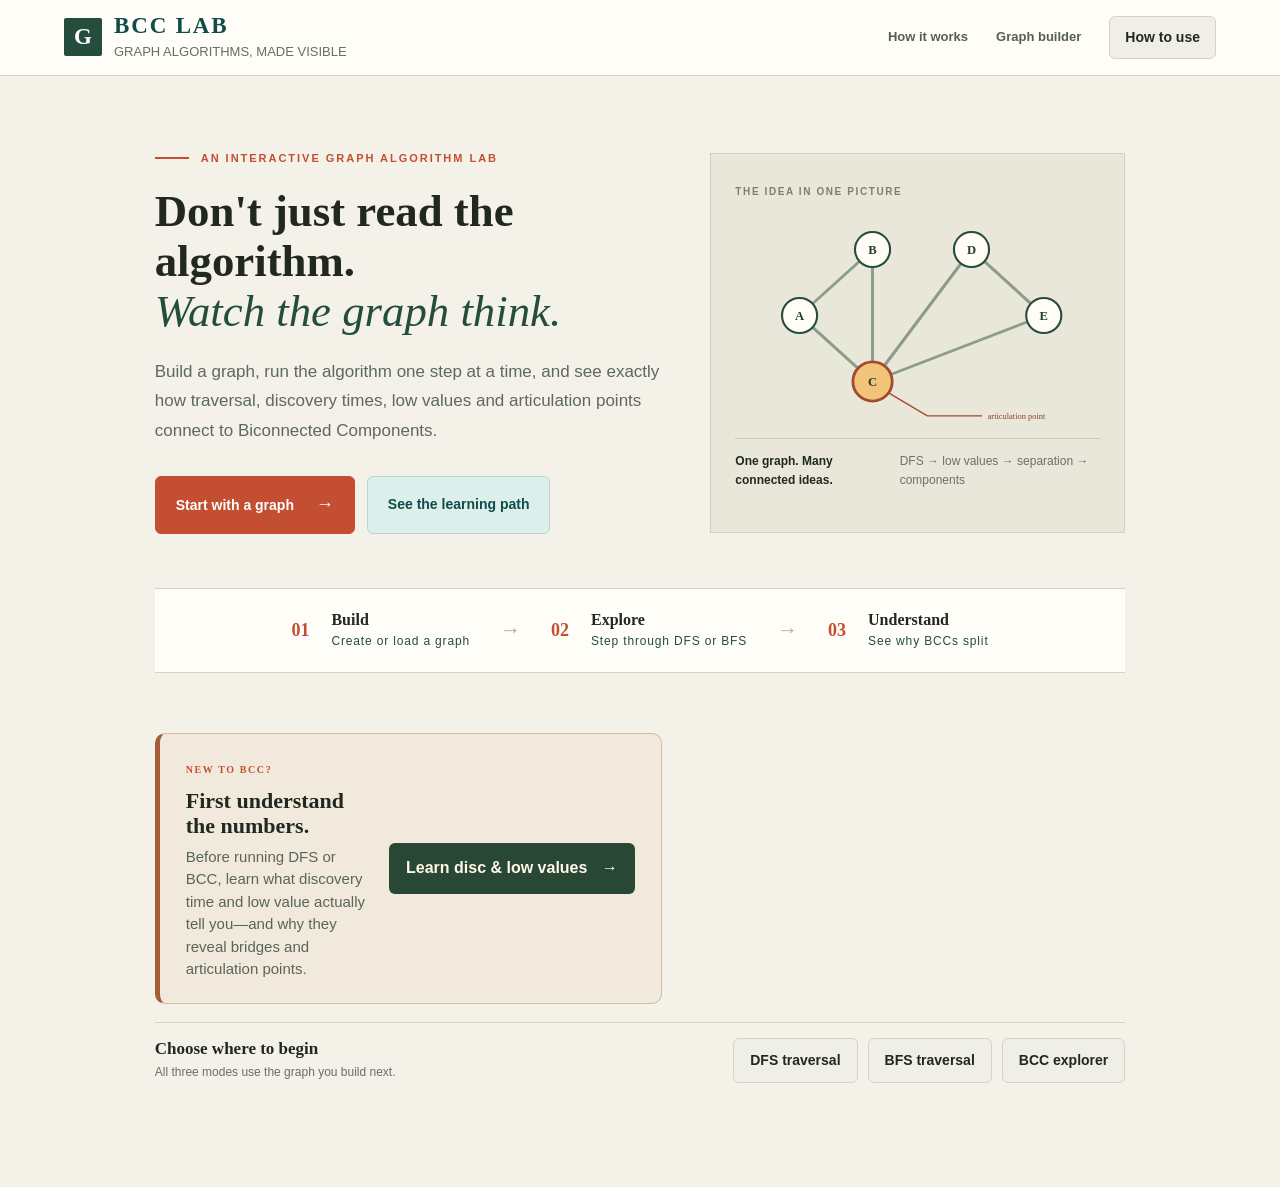
<file: bfs.html>
<!doctype html>
<html lang="en">
<head>
<meta charset="utf-8">
<meta name="viewport" content="width=device-width,initial-scale=1">
<title>BCC Lab — BFS Explorer</title>
<link rel="stylesheet" href="dfs.css">
<link rel="stylesheet" href="atlas-pages.css"><link rel="stylesheet" href="workspace-redesign.css">
<link rel="prefetch" href="bcc.html"><link rel="prefetch" href="bfs.html"><link rel="prefetch" href="dfs.html"></head>
<body class="bfs-page">
<header>
  <div>
    <b> BCC Lab</b>
    <small>BFS traversal · Queue-based exploration (not a replacement for DFS-based BCC detection)</small>
  </div>
  <nav class="header-actions"><a class="secondary-btn nav-link" href="bcc.html#learn-disc-low">Learn disc &amp; low</a><button class="secondary-btn" onclick="location.href='complexity.html'">Complexity Lab</button><button id="dfsFromBfs" class="secondary-btn"> DFS on same graph</button><button id="compareBfsBcc" class="secondary-btn"> BFS and BCC detection</button><button id="bccFromDfs" class="secondary-btn"> Explore BCCs (DFS)</button><button id="back">← Graph Builder</button></nav>
</header>

<main>
  <section class="intro">
    <div>
      <small>STEP 2 · BFS EXPLORER</small>
      <h1>BFS traversal</h1>
      <p id="status" class="visually-hidden" aria-live="polite">Select Next to process the queue one step at a time.</p>
    </div>
    <div class="mode">
      <button id="algo"> Step Algorithm</button><button id="completeAlgo"> Complete Algorithm</button>
    </div>
  </section>

  <section class="layout">
    <div class="card visual-card">
      <div class="toolbar">
        <label class="start-picker">Start vertex <select id="startVertex" aria-label="Choose starting vertex"></select></label>
        <span id="stepLabel">Step 0 of 0</span>
        <div class="speed">
          <label>Speed</label>
          <span>Faster</span>
          <input id="speed" type="range" min="1000" max="5000" step="100" value="2500" aria-label="Animation speed">
          <span>Slower</span>
          <strong id="speedValue">2.50s/step</strong>
        </div>
      </div>
      
      <div class="controls">
        <button id="first">⏮ First</button>
        <button id="prev">← Previous</button>
        <button id="play" class="primary">▶ Play</button>
        <button id="next">Next →</button>
        <button id="last">Last ⏭</button>
      </div>
      <div id="canvas"></div>
    </div>

    <aside class="right">
      <div class="card explanation">
        <small id="phase">READY</small>
        <h2 id="title">Ready</h2>
        <p id="description">Choose a starting vertex, then follow the queue as BFS explores level by level.</p>
        <div id="algoBox" class="algo-box hidden"></div><div id="fullAlgoBox" class="content-box hidden"></div><div id="variablesBox" class="content-box hidden"></div><div id="whatDfsBox" class="content-box hidden"></div><div id="completeAlgoBox" class="content-box hidden"></div>
      </div>

      <div class="card stack-card">
        <div class="stack-head">
          <h2>BFS queue</h2>
          <span id="stackCount">0 items</span>
        </div>
        <div id="stackPointer" class="stack-pointer" aria-live="polite">TOP</div><div id="stack" class="stack-empty">Empty</div>
      </div>
      <div class="card order-card">
        <h2>Currently traversed · BFS order</h2>
        <div id="order" class="order-empty">No vertices visited</div>
      </div>
      <div class="card explanation bcc-warning-card">
        <small>METHOD COMPARISON</small>
        <h2>BFS traversal is not BCC detection</h2>
        <p>BFS explores level by level. Standard BCC detection relies on DFS discovery/low-link relationships and an edge stack.</p>
        <p><a href="bcc-bfs-comparison.html">Test the BFS-assisted connectivity method on this graph →</a></p>
      </div>
    </aside>
  </section>

  <section class="timeline card">
    <div>
      <small>STEP TIMELINE</small>
      <h2>Current step</h2>
    </div>
    <div id="timeline"></div>
  </section>
</main>

<script src="bfs.js"></script>
</body>
</html>
</file>
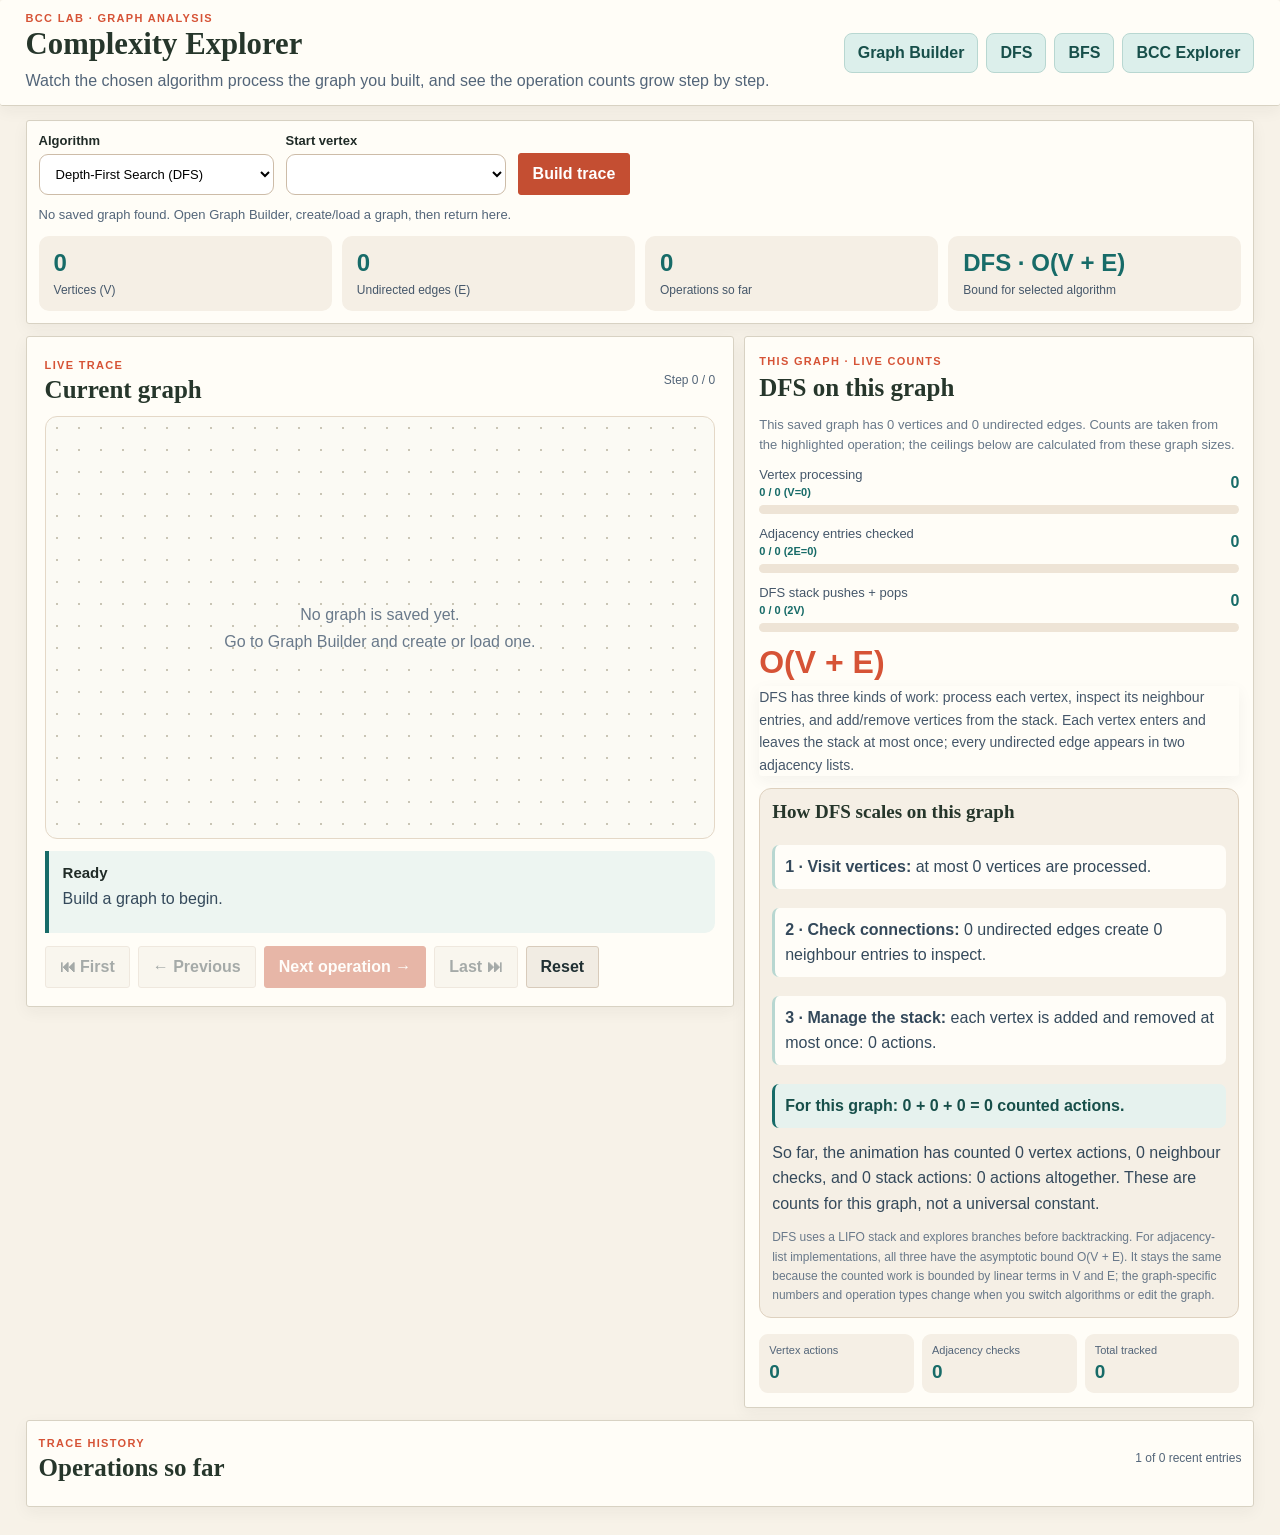
<file: complexity.html>
<!doctype html>
<html lang="en"><head><meta charset="utf-8"><meta name="viewport" content="width=device-width,initial-scale=1"><title>BCC Lab — Complexity Explorer</title><link rel="stylesheet" href="complexity.css"><link rel="stylesheet" href="atlas-pages.css"><link rel="stylesheet" href="workspace-redesign.css"></head>
<body>
<header class="cx-header"><div><div class="kicker">BCC LAB · GRAPH ANALYSIS</div><h1>Complexity Explorer</h1><p>Watch the chosen algorithm process the graph you built, and see the operation counts grow step by step.</p></div><nav class="cx-nav"><a href="index.html">Graph Builder</a><a href="dfs.html">DFS</a><a href="bfs.html">BFS</a><a href="bcc.html">BCC Explorer</a></nav></header>
<main class="cx-main">
<section class="cx-controls card"><div class="control-row"><label>Algorithm<select id="algorithm"><option value="dfs">Depth-First Search (DFS)</option><option value="bfs">Breadth-First Search (BFS)</option><option value="bcc">Biconnected Components (BCC)</option></select></label><label>Start vertex<select id="startVertex"></select></label><button id="rebuild" class="primary">Build trace</button></div><div class="graph-note" id="graphNote">Loading your saved graph…</div><div class="metrics"><div><strong id="verticesCount">—</strong><span>Vertices (V)</span></div><div><strong id="edgesCount">—</strong><span>Undirected edges (E)</span></div><div><strong id="stepCount">0</strong><span>Operations so far</span></div><div><strong id="bound">DFS · O(V + E)</strong><span>Bound for selected algorithm</span></div></div></section>
<section class="cx-layout"><article class="card graph-card"><div class="card-title"><div><span class="kicker">LIVE TRACE</span><h2 id="traceTitle">Current graph</h2></div><span id="stepLabel">Step 0 / 0</span></div><div id="graph" class="cx-graph" aria-label="Current graph trace"></div><div class="trace-message"><b id="operationTitle">Ready</b><p id="operationText">Build a graph in Graph Builder, then run a trace here.</p><code id="operationCode"></code></div><div class="trace-controls"><button id="first">⏮ First</button><button id="previous">← Previous</button><button id="next" class="primary">Next operation →</button><button id="last">Last ⏭</button><button id="reset">Reset</button></div></article>
<aside class="card analysis-card"><span class="kicker">THIS GRAPH · LIVE COUNTS</span><h2 id="analysisTitle">DFS on your graph</h2><p class="muted" id="analysisIntro">Counts below come from the current trace and this graph's vertex and edge counts.</p>
<div class="counter-row"><span>Vertex processing <small id="vertexLimit">0 / V</small></span><strong id="vertexOps">0</strong><div class="bar"><i id="vertexBar"></i></div></div>
<div class="counter-row"><span>Adjacency entries checked <small id="edgeLimit">0 / 2E</small></span><strong id="edgeOps">0</strong><div class="bar"><i id="edgeBar"></i></div></div>
<div class="counter-row"><span><span id="structureLabel">Stack / queue actions</span><small id="structureLimit">0 / 2V</small></span><strong id="structureOps">0</strong><div class="bar"><i id="structureBar"></i></div></div>
<div class="formula" id="formula">O(V + E)</div>
<div class="explanation" id="boundExplanation">Step through the trace. Watch how each operation belongs to a category whose total is bounded by V or E.</div>
<div class="derive-box"><h3 id="deriveTitle">How this algorithm scales on this graph</h3><div id="dynamicDerivation" class="dynamic-derivation"><p>Build a trace to calculate the graph-specific operation limits.</p></div><p id="currentInequality">The current operation count will update as you move through the trace.</p><p class="muted" id="bigOReason">The exact count belongs to this graph; Big-O describes how the work grows as V and E grow.</p></div>
<div class="subcounts"><div><span>Vertex actions</span><b id="vTerm">0</b></div><div><span>Adjacency checks</span><b id="eTerm">0</b></div><div><span>Total tracked</span><b id="totalOps">0</b></div></div></aside></section>
<section class="card trace-list-card"><div class="card-title"><div><span class="kicker">TRACE HISTORY</span><h2>Operations so far</h2></div><span id="historyLabel">0 entries</span></div><div id="history" class="history"><p class="muted">No operations yet.</p></div></section>
</main><script src="complexity.js"></script></body></html>
</file>
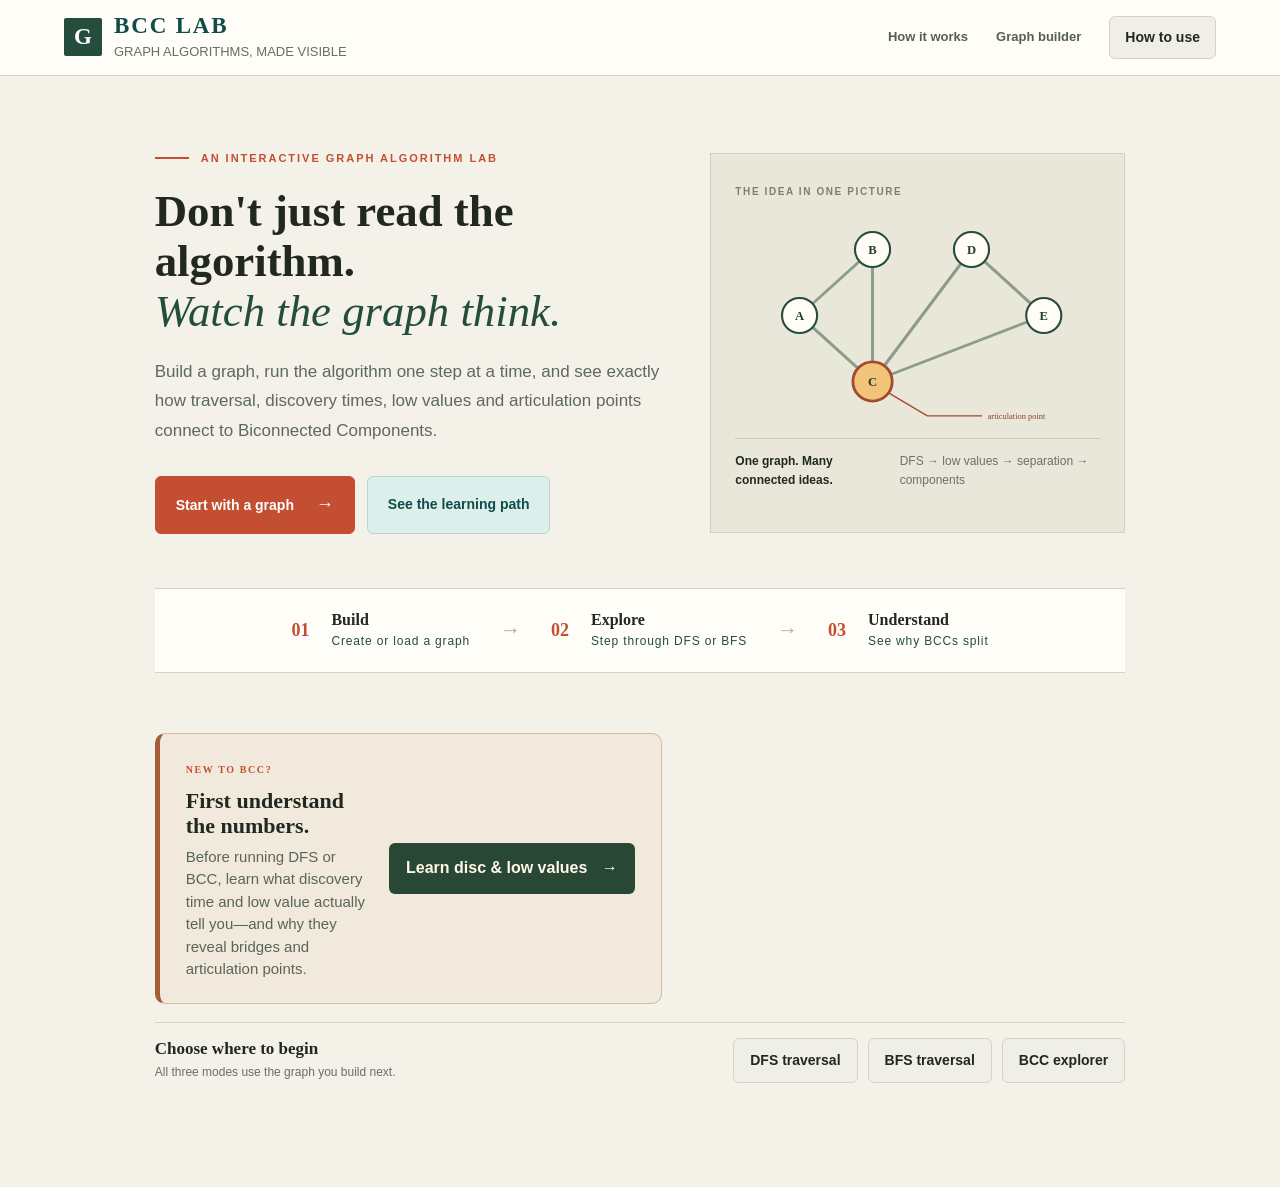
<file: dfs.html>
<!doctype html>
<html lang="en">
<head>
<meta charset="utf-8">
<meta name="viewport" content="width=device-width,initial-scale=1">
<title>BCC Lab — DFS Explorer</title>
<link rel="stylesheet" href="dfs.css">
<link rel="stylesheet" href="atlas-pages.css"><link rel="stylesheet" href="workspace-redesign.css">
<link rel="prefetch" href="bcc.html"><link rel="prefetch" href="bfs.html"><link rel="prefetch" href="dfs.html"></head>
<body>
<header>
  <div>
    <b> BCC Lab</b>
    <small>DFS Explorer · Foundation for BCC</small>
  </div>
  <nav class="header-actions"><a class="secondary-btn nav-link" href="bcc.html#learn-disc-low">Learn disc &amp; low</a><button class="secondary-btn" onclick="location.href='complexity.html'">Complexity Lab</button><button id="bfsFromDfs" class="secondary-btn">↔ BFS Explorer</button><a id="bccFromDfs" class="secondary-btn nav-link" href="bcc.html">Explore BCCs (DFS) →</a><button id="back">← Graph Builder</button></nav>
</header>

<main>
  <section class="intro">
    <div>
      <small>STEP 2 · DFS EXPLORER</small>
      <h1>DFS traversal</h1>
      <p id="status" class="visually-hidden" aria-live="polite">Select Next to inspect each traversal step.</p>
    </div>
    <div class="mode">
      <button id="algo"> Step Algorithm</button><button id="completeAlgo"> Complete Algorithm</button>
    </div>
  </section>

  <section class="layout">
    <div class="card visual-card">
      <div class="toolbar">
        <label class="start-picker">Start vertex <select id="startVertex" aria-label="Choose starting vertex"></select></label>
        <span id="stepLabel">Step 0 of 0</span>
        <div class="speed">
          <label>Speed</label>
          <span>Faster</span>
          <input id="speed" type="range" min="1000" max="5000" step="100" value="2500" aria-label="Animation speed">
          <span>Slower</span>
          <strong id="speedValue">2.50s/step</strong>
        </div>
      </div>
      
      <div class="controls">
        <button id="first">⏮ First</button>
        <button id="prev">← Previous</button>
        <button id="play" class="primary">▶ Play</button>
        <button id="next">Next →</button>
        <button id="last">Last ⏭</button>
      </div>
      <div id="canvas"></div>
    </div>

    <aside class="right">
      <div class="card explanation">
        <small id="phase">READY</small>
        <h2 id="title">Ready</h2>
        <p id="description">Choose a starting vertex, then follow DFS one operation at a time.</p>
        <div id="algoBox" class="algo-box hidden"></div><div id="fullAlgoBox" class="content-box hidden"></div><div id="variablesBox" class="content-box hidden"></div><div id="whatDfsBox" class="content-box hidden"></div><div id="completeAlgoBox" class="content-box hidden"></div>
      </div>

      <div class="card stack-card">
        <div class="stack-head">
          <h2>DFS stack</h2>
          <span id="stackCount">0 items</span>
        </div>
        <div id="stackPointer" class="stack-pointer" aria-live="polite">TOP</div><div id="stack" class="stack-empty">Empty</div>
      </div>
      <div class="card order-card">
        <h2>Traversal order</h2>
        <div id="order" class="order-empty">No vertices visited</div>
      </div>
    </aside>
  </section>

  <section class="timeline card">
    <div>
      <small>STEP TIMELINE</small>
      <h2>Current step</h2>
    </div>
    <div id="timeline"></div>
  </section>
</main>

<script src="dfs.js"></script>
</body>
</html>
</file>
<file: style.css>
*{box-sizing:border-box}body{margin:0;background:#f5f7fb;color:#172033;font-family:Inter,system-ui,sans-serif}button{font:inherit;cursor:pointer;border:0;border-radius:10px}header{height:76px;background:#fff;border-bottom:1px solid #e5e8ef;padding:0 34px;display:flex;align-items:center;justify-content:space-between}header b{font-size:20px}header small{display:block;color:#7b8497;font-size:12px;margin-top:2px}header button,.toolbar button,.examples button{padding:9px 12px;background:#eef1f7;color:#374158;font-weight:700}main{width:min(1250px,calc(100% - 40px));margin:auto;padding:42px 0}.intro{max-width:750px;margin-bottom:25px}.intro small,.modalbox>small{color:#6677c8;font-weight:800;letter-spacing:.12em}.intro h1{font-size:44px;line-height:1.05;letter-spacing:-.04em;margin:8px 0}.intro p{color:#657086;line-height:1.6}.workspace{display:grid;grid-template-columns:minmax(0,1fr) 310px;gap:18px}.card,.cards{background:#fff;border:1px solid #e3e7ef;border-radius:18px;box-shadow:0 8px 25px #202a3d0d}.card{overflow:hidden}.toolbar{height:52px;border-bottom:1px solid #edf0f5;padding:9px 13px;display:flex;align-items:center;justify-content:space-between;color:#68738a;font-size:13px}.toolbar-actions{display:flex;gap:7px}.toolbar button{font-size:12px}.toolbar button:disabled{opacity:.45;cursor:not-allowed}.side{padding:18px}.side h2{font-size:15px;margin:0 0 12px}.stats{display:grid;grid-template-columns:1fr 1fr;gap:8px}.stats div{background:#f5f6f9;padding:11px;border-radius:10px;color:#7b8497;font-size:11px}.stats strong{display:block;color:#172033;font-size:23px;margin-top:3px}.notice{margin:10px 0 20px;padding:10px;border-radius:10px;background:#f3f4f7;color:#6d7689;font-size:12px}.notice.good{background:#eef8f2;color:#28724a}.notice.warn{background:#fff7e9;color:#8b641c}.examples{display:grid;grid-template-columns:1fr 1fr;gap:8px;margin-bottom:20px}.examples button{font-size:12px}.tip{font-size:11px;line-height:1.5;color:#7a8498;margin:4px 0 18px}.actions{display:grid;gap:9px}.actions button{padding:12px;font-weight:800;background:#edf0fa;color:#3f4d88}.actions .primary{background:#5366c9;color:white}.actions button:disabled{opacity:.45;cursor:not-allowed}#canvas{position:relative;height:570px;overflow:hidden;cursor:crosshair;background:linear-gradient(#f0f2f7 1px,transparent 1px),linear-gradient(90deg,#f0f2f7 1px,transparent 1px);background-size:32px 32px}#empty{position:absolute;inset:0;display:grid;place-content:center;text-align:center;color:#8490a5;pointer-events:none}#empty strong{margin:auto;width:48px;height:48px;border:1px dashed #aab4c7;border-radius:50%;display:grid;place-items:center;font-size:28px}#empty span{font-size:13px;margin-top:4px}.vertex{position:absolute;width:42px;height:42px;transform:translate(-50%,-50%);display:grid;place-items:center;border-radius:50%;background:#fff;border:3px solid #5366c9;color:#26335e;font-weight:800;z-index:3;user-select:none;box-shadow:0 5px 14px #24305c24}.vertex.selected{background:#5366c9;color:#fff;box-shadow:0 0 0 7px #5366c926}.edge{position:absolute;height:3px;background:#9ca5b7;transform-origin:left center;z-index:1}.cards{margin-top:18px;padding:20px;display:grid;grid-template-columns:repeat(3,1fr);gap:20px}.cards b{font-size:14px}.cards p{color:#7b8497;font-size:12px;line-height:1.5;margin-bottom:0}.modal{position:fixed;inset:0;background:#131a2a66;display:grid;place-items:center;padding:20px;z-index:10}.hidden{display:none}.modalbox{position:relative;width:min(500px,100%);background:white;border-radius:18px;padding:28px}.modalbox>button{position:absolute;right:12px;top:8px;background:transparent;font-size:28px;color:#727b8e}.modalbox li{margin:10px 0;color:#566177}@media(max-width:850px){.workspace,.cards{grid-template-columns:1fr}.cards{gap:10px}.intro h1{font-size:35px}}
.learn-toggle{margin:0 0 10px;padding:9px 12px;border:1px solid #dfe3ec;border-radius:9px;background:#f7f8fb;color:#394777;cursor:pointer;font-weight:600;font-size:12px}
.learn-panel{margin:0 0 14px;padding:14px;border:1px solid #e2e6ef;border-radius:11px;background:#fafbfc;color:#536077;font-size:12px;line-height:1.55}
.learn-panel h3{margin:0 0 6px;color:#2f3b5c;font-size:13px}
.learn-panel p{margin:5px 0}

/* ===== v9 learning guide + route chooser ===== */
.learning-sidebar{
  position:fixed;left:0;top:0;bottom:0;width:310px;z-index:1000;
  background:#fff;border-right:1px solid #dfe4ee;
  box-shadow:8px 0 28px rgba(34,45,72,.12);
  transform:translateX(-266px);transition:transform .25s ease;
  display:flex;flex-direction:column;
}
.learning-sidebar.open{transform:translateX(0)}
.learning-head{display:flex;align-items:center;gap:10px;padding:16px;border-bottom:1px solid #edf0f5}
.learning-toggle-btn{width:38px;height:38px;border:1px solid #d9deea;border-radius:10px;background:#f7f8fb;color:#35436d;cursor:pointer;font-size:18px}
.learning-kicker{font-size:9px;letter-spacing:1.2px;color:#8992a8;font-weight:800}
.learning-head h2{margin:2px 0 0;color:#2f3b5c;font-size:15px}
.learning-menu{padding:10px;border-bottom:1px solid #edf0f5}
.learning-menu button{display:block;width:100%;border:0;background:transparent;text-align:left;padding:10px;border-radius:9px;color:#4d5870;cursor:pointer;font-size:12px}
.learning-menu button:hover,.learning-menu button.active{background:#eef1f8;color:#303e6b;font-weight:700}
.learning-content{padding:15px;overflow:auto;color:#59657b;font-size:12px;line-height:1.55}
.learning-content h3{margin:0 0 7px;color:#2f3b5c}
.learning-content pre{white-space:pre-wrap;background:#f6f7fa;padding:10px;border-radius:8px;font-size:10px}
.explore-choice-card{margin:18px auto 10px;max-width:1050px;padding:18px;border:1px solid #dfe4ee;border-radius:14px;background:#fff}
.explore-choice-card h3{margin:4px 0 5px;color:#2f3b5c}
.explore-choice-card p{margin:0 0 12px;color:#68738a;font-size:12px}
.explore-choice-buttons{display:flex;gap:9px;flex-wrap:wrap}
.explore-choice-buttons button{cursor:pointer;border-radius:9px;padding:10px 14px;font-weight:700}
.explore-choice-buttons .primary-btn{border:0;background:#394777;color:#fff}
.explore-choice-buttons .secondary-btn{border:1px solid #dce1eb;background:#fff;color:#46526e}

.route-hint{margin-top:12px;padding:10px 11px;border:1px solid #e1e5ee;border-radius:10px;background:#fafbfc;display:grid;gap:3px}.route-hint b{font-size:11px;color:#394777}.route-hint span{font-size:10px;line-height:1.45;color:#7b8497}
.welcome{max-width:1080px;margin:0 auto}.welcome-kicker{font-size:11px;font-weight:900;letter-spacing:1.5px;color:#6677c8}.welcome h1{font-size:48px;line-height:1.05;letter-spacing:-.045em;max-width:900px;margin:10px 0 12px}.welcome-lead{max-width:820px;color:#657086;font-size:16px;line-height:1.7}.welcome-grid{display:grid;grid-template-columns:1fr 1fr;gap:16px;margin-top:24px}.welcome-grid article{background:#fff;border:1px solid #dfe4ee;border-radius:18px;padding:24px;box-shadow:0 8px 25px #202a3d0d}.welcome-icon{font-size:30px}.welcome-grid h2{margin:9px 0 7px}.welcome-grid p{color:#5e6a80;line-height:1.7;font-size:14px}.plain-example{margin-top:14px;padding:12px 13px;border-left:4px solid #7884b8;background:#f5f6fa;border-radius:0 9px 9px 0;color:#5d6880;font-size:12px;line-height:1.6}.story-card{margin-top:16px;background:#fff;border:1px solid #dfe4ee;border-radius:18px;padding:20px}.story-title{font-size:10px;font-weight:900;letter-spacing:1.2px;color:#7e8aa4}.story-chain{display:flex;align-items:center;justify-content:center;gap:9px;flex-wrap:wrap;margin:15px 0;color:#394777;font-weight:800}.story-chain i{font-style:normal;color:#a0a8b8}.story-card p{text-align:center;color:#68738a;font-size:13px}.welcome-actions{display:flex;gap:10px;margin-top:20px}.welcome-primary,.welcome-secondary{border:0;border-radius:11px;padding:13px 17px;font-weight:850;cursor:pointer}.welcome-primary{background:#5366c9;color:#fff}.welcome-secondary{background:#eef1f7;color:#3f4d88}.builder-hidden{display:none}.builder-visible{display:block}.modalbox .welcome-primary{margin-top:10px}@media(max-width:800px){.welcome-grid{grid-template-columns:1fr}.welcome h1{font-size:37px}.welcome-actions{flex-direction:column}.story-chain{justify-content:flex-start}}

.compare-link{display:inline-block;margin-top:10px;padding:9px 11px;border-radius:9px;background:#edf0fb;color:#3f4d91;font-size:12px;font-weight:800;text-decoration:none}.compare-link:hover{background:#e0e5fb}


/* BCC Lab visual refresh: restrained academic palette, larger type, no decorative gradients. */
:root{--paper:#f4f1e9;--surface:#fffdf8;--ink:#242a27;--muted:#5d665f;--line:#d8d7cc;--green:#285342;--green-dark:#1d4033;--green-pale:#e6eee7;--rust:#a45e3b;--rust-pale:#f4e8df;--gold:#b08a45;--gold-pale:#f5eedc;--code:#26332e}
html{background:var(--paper)}
body{background:var(--paper)!important;color:var(--ink)!important;font-family:"Segoe UI",Tahoma,Arial,sans-serif!important;font-size:16px!important;line-height:1.55}
h1,h2,h3{font-family:Georgia,"Times New Roman",serif!important;color:var(--ink)!important;letter-spacing:normal!important}
h1{font-size:clamp(34px,3.5vw,46px)!important;line-height:1.12!important}
h2{font-size:22px!important;line-height:1.25}
h3{font-size:18px!important}
p,li{font-size:15px;line-height:1.7}
small,.guide-kicker,.learning-kicker,.section-kicker,.eyebrow,.card-kicker{font-size:12px!important;letter-spacing:.07em!important;color:var(--green)!important}
header{background:var(--surface)!important;border-color:var(--line)!important;color:var(--ink)!important}
header b{font-family:Georgia,"Times New Roman",serif;font-size:23px!important;color:var(--green-dark)}
header small{font-size:13px!important;color:var(--muted)!important;letter-spacing:0!important}
button,.compare-controls button,.mode button{font-family:"Segoe UI",Tahoma,Arial,sans-serif!important;font-size:14px!important;font-weight:650!important;border-radius:6px!important;transition:background .15s ease,border-color .15s ease}
button{border:1px solid var(--line)!important;background:#efeee7!important;color:var(--ink)!important}
button:hover{background:#e4e5da!important;border-color:#b9c3b8!important}
button.primary,.primary,.welcome-primary,.actions .primary,.controls .primary,.practice-primary,.compare-controls button.primary,.mode button.active{background:var(--green)!important;border-color:var(--green)!important;color:white!important}
button.primary:hover,.welcome-primary:hover,.practice-primary:hover,.compare-controls button.primary:hover{background:var(--green-dark)!important}
.welcome-secondary,.secondary-btn,.compare-link,.practice-secondary{background:var(--rust-pale)!important;border-color:#dfc8b9!important;color:#75452f!important}
.card,.cards,.welcome-grid article,.story-card,.compare-hero,.compare-card,.explore-choice-card,.modalbox{background:var(--surface)!important;border-color:var(--line)!important;border-radius:8px!important;box-shadow:0 3px 12px rgba(34,43,35,.05)!important}
#canvas,.compare-canvas,.dfs-mini-graph{background-color:#faf8f1!important;background-image:linear-gradient(#e9e6dc 1px,transparent 1px),linear-gradient(90deg,#e9e6dc 1px,transparent 1px)!important}
.vertex,.cmp-node{font-family:Georgia,"Times New Roman",serif!important;border-color:var(--green)!important;color:var(--green-dark)!important;box-shadow:none!important}
.vertex.current,.vertex.selected,.cmp-node.active{background:var(--green)!important;color:#fff!important;border-color:var(--green)!important}
.vertex.visited,.stack-item,.order-item,.stack{background:var(--green-pale)!important;color:var(--green-dark)!important;border-color:#c3d4c6!important}
.vertex.queued,.cmp-node.level1{background:var(--gold-pale)!important;border-color:var(--gold)!important;color:#6e5525!important}
.edge.active,.edge.tree,.graph-edge.active,.dfs-edge-layer .graph-edge.active{background:var(--green)!important;stroke:var(--green)!important}
.graph-edge.back,.dfs-edge-layer .graph-edge.back{stroke:var(--rust)!important}
.explanation,.content-box,.learn-panel,.practice-intro,.example-graph-wrap,.example-algo,.result-box,.compare-status,.route-hint,.plain-example{background:#f7f5ee!important;border-color:var(--line)!important;color:var(--muted)!important}
.explanation p,.welcome-grid p,.intro p,.compare-card p,.compare-card li,.learning-content,.dfs-learning-content,.tip,.map-note{color:var(--muted)!important;font-size:15px!important;line-height:1.7!important}
.stack-item.top,.practice-display button.active,.practice-mode.active{background:var(--green)!important;border-color:var(--green)!important;color:#fff!important}
.algo-box,.content-box pre,.learning-content pre,.dfs-learning-content pre,.code-panel{background:var(--code)!important;color:#f5f3e9!important;border-radius:6px!important;font-size:13px!important;line-height:1.7!important}
.timeline,.toolbar{border-color:var(--line)!important}
.tick.done{background:#8eaa96!important}.tick.current{background:var(--rust)!important;box-shadow:0 0 0 4px #a45e3b22!important}
.bcc-graph-insight{background:rgba(255,253,248,.97)!important;border-color:#cbd7cd!important;border-radius:7px!important;box-shadow:0 3px 12px rgba(34,43,35,.08)!important}
.bcc-insight-head{color:var(--green)!important}.bcc-insight-head span{background:var(--green)!important;box-shadow:0 0 0 4px #2853421c!important}.bcc-insight-flow em{background:var(--green-pale)!important;border-color:#cbd9ce!important;color:var(--green-dark)!important}
.tag.correct{background:var(--green-pale)!important;color:var(--green-dark)!important}.tag.caution{background:var(--gold-pale)!important;color:#745a27!important}
.welcome-icon{display:none!important}
@media(max-width:800px){h1{font-size:34px!important}p,li{font-size:15px}}


/* v26: warmer, higher-contrast palette with a little more character. */
:root{--paper:#f7f1e7;--surface:#fffdf8;--ink:#202b2d;--muted:#586568;--line:#d9d0c3;--green:#176b68;--green-dark:#104c4b;--green-pale:#dcefeb;--rust:#d65336;--rust-pale:#fbe7df;--gold:#d6a62e;--gold-pale:#fff1c7;--code:#202e32;--accent:#d65336;--accent-soft:#fbe7df}
html{background:var(--paper)!important}
body{background:var(--paper)!important;color:var(--ink)!important}
header,.card,.cards,.welcome-grid article,.story-card,.explore-choice-card,.modalbox,.bcc-canvas-card,.state-card,.explanation-card,.controls-card,.practice-lab,.compare-hero,.compare-card{background:var(--surface)!important;border-color:var(--line)!important}
button{border-color:var(--line)!important}
button.primary,.primary,.welcome-primary,.actions .primary,.controls .primary,.practice-primary,.compare-controls button.primary,.mode button.active,.explore-choice-buttons .primary-btn{background:var(--rust)!important;border-color:var(--rust)!important;color:#fff!important}
button.primary:hover,.primary:hover,.welcome-primary:hover,.actions .primary:hover,.controls .primary:hover{background:#b83f27!important}
.welcome-secondary,.secondary-btn,.compare-link,.practice-secondary{background:var(--green-pale)!important;border-color:#b8d7d1!important;color:var(--green-dark)!important}
.welcome-kicker,.intro small,.section-kicker,.eyebrow,.card-kicker,.compare-hero small{color:var(--rust)!important}
.vertex,.cmp-node{border-color:var(--green)!important;color:var(--green-dark)!important}
.vertex.current,.vertex.selected,.cmp-node.active{background:var(--rust)!important;border-color:var(--rust)!important;color:#fff!important}
.vertex.visited,.stack-item,.order-item,.stack{background:var(--green-pale)!important;color:var(--green-dark)!important;border-color:#b8d7d1!important}
.vertex.queued,.cmp-node.level1{background:var(--gold-pale)!important;border-color:var(--gold)!important;color:#684c0a!important}
.edge.active,.edge.tree,.dfs-edge-layer .graph-edge.active{background:var(--rust)!important;stroke:var(--rust)!important}
.edge.back{background:var(--green)!important}
.timeline-track .tick.done{background:var(--green)!important}.timeline-track .tick.current{background:var(--rust)!important;box-shadow:0 0 0 3px #d653362b!important}
.explanation,.content-box,.learn-panel,.practice-intro,.example-graph-wrap,.example-algo,.result-box,.compare-status,.route-hint,.plain-example{background:#f8f2e8!important;border-color:var(--line)!important}
.algo-box,.content-box pre,.learning-content pre,.dfs-learning-content pre,.code-panel{background:var(--code)!important;color:#fff9ef!important}
.graph-insight{border-color:#e5b5a5!important;background:rgba(255,253,248,.97)!important}.insight-heading{color:var(--rust)!important}.insight-dot{background:var(--rust)!important;box-shadow:0 0 0 4px #d6533620!important}.insight-chip{background:var(--green-pale)!important;border-color:#b8d7d1!important;color:var(--green-dark)!important}
.story-chain{color:var(--green-dark)!important}.story-chain i{color:var(--rust)!important}

/* Keep the step map inside its card; wrap the markers rather than widening the page. */
.timeline{min-width:0;max-width:100%;overflow:hidden;align-items:flex-start;gap:22px}
.timeline > #timeline{flex:1 1 0;min-width:0;max-width:100%;overflow:hidden}
.timeline-track{display:flex;flex-wrap:wrap;align-content:flex-start;gap:8px;min-width:0!important;width:100%;max-width:100%;overflow:hidden;padding:7px 3px}
.tick{flex:0 0 12px;width:12px;min-width:12px;height:12px;border-radius:3px}
.tick.current{transform:scale(1.15)}


/* Clear entry point to the conceptual lesson */
.disc-low-entry{margin:28px auto 18px;max-width:1180px;padding:22px 26px;display:flex;align-items:center;justify-content:space-between;gap:24px;background:#f1eadc;border:1px solid #cdbda5;border-left:5px solid #a45d36;border-radius:10px;color:#263b30}.disc-low-entry h2{font:700 clamp(1.35rem,2vw,1.8rem)/1.15 Georgia,serif;margin:7px 0}.disc-low-entry p{margin:0;max-width:720px;color:#59645b;line-height:1.5}.disc-low-link{flex-shrink:0;padding:13px 17px;background:#294735;color:#fff8e9;text-decoration:none;border-radius:6px;font-weight:700}.disc-low-link span{padding-left:10px}@media(max-width:700px){.disc-low-entry{align-items:flex-start;flex-direction:column}}
</file>
<file: redesign.css>
:root{--ink:#202820;--muted:#657064;--paper:#f4f1e8;--surface:#fffdf7;--line:#d8d2c3;--green:#244d3d;--green2:#dfe9df;--rust:#c44e32;--gold:#d29a43;--shadow:0 10px 30px rgba(34,45,34,.08)}
*{box-sizing:border-box}html{scroll-behavior:smooth;scroll-padding-top:82px}body.home-page{margin:0;background:var(--paper);color:var(--ink);font-family:'Segoe UI',Arial,sans-serif;overflow-x:hidden}body.home-page button{font:inherit;cursor:pointer;border-radius:3px}body.home-page .site-header{height:76px;padding:0 clamp(20px,5vw,76px);display:flex;align-items:center;justify-content:space-between;background:#fffdf8;border-bottom:1px solid var(--line);position:sticky;top:0;z-index:20}body.home-page .brand{display:flex;gap:12px;align-items:center;color:var(--ink);text-decoration:none}body.home-page .brand-mark{width:38px;height:38px;display:grid;place-items:center;background:var(--green);color:#fff;font:700 23px Georgia;border-radius:2px}body.home-page .brand b{display:block;font:700 17px Georgia;letter-spacing:.08em}body.home-page .brand small{display:block;margin-top:3px;color:#778075;font-size:9px;letter-spacing:.15em}body.home-page nav{display:flex;align-items:center;gap:28px}body.home-page nav a{font-size:13px;font-weight:650;text-decoration:none;color:#536054}body.home-page .guide-button{padding:10px 15px;border:1px solid var(--line);background:transparent;color:var(--ink);font-size:13px;font-weight:650}
body.home-page .home-main{width:min(1440px,calc(100% - 64px));margin:0 auto;padding:0 0 70px}body.home-page .redesign-welcome{display:grid;grid-template-columns:minmax(0,1.1fr) minmax(400px,.9fr);column-gap:5%;padding:76px 4.5% 34px;position:relative}body.home-page .hero-copy{align-self:center;max-width:690px}body.home-page .welcome-kicker{display:flex;align-items:center;gap:12px;font:700 11px 'Segoe UI',sans-serif;letter-spacing:.18em;color:var(--rust)}body.home-page .kicker-line{width:34px;height:2px;background:var(--rust)}body.home-page .redesign-welcome h1{font:700 clamp(42px,5vw,68px)/1.04 Georgia,serif;letter-spacing:-.045em;color:#222a22;margin:22px 0 20px}body.home-page .redesign-welcome h1 em{color:var(--green);font-weight:500}body.home-page .welcome-lead{max-width:620px;font-size:17px;line-height:1.75;color:#5e695e;margin:0}body.home-page .hero-actions{display:flex;gap:12px;margin-top:30px;flex-wrap:wrap}body.home-page .welcome-primary,body.home-page .welcome-secondary{padding:14px 20px;font-weight:700;font-size:14px;border:1px solid var(--green)}body.home-page .welcome-primary{background:var(--rust)!important;color:white!important;border-color:var(--rust)!important}body.home-page .welcome-primary span{margin-left:18px;font-size:18px}body.home-page .welcome-secondary{background:transparent;color:var(--green)}body.home-page .hero-footnote{display:flex;align-items:center;gap:9px;margin-top:25px;color:#7a8378;font-size:11px;letter-spacing:.02em}.live-dot{width:7px;height:7px;border-radius:50%;background:#648b61;box-shadow:0 0 0 4px #648b6120}
body.home-page .hero-visual{align-self:center;min-height:380px;background:#e9e7d9;border:1px solid #d4d0bd;position:relative;padding:30px 24px 15px;overflow:hidden}body.home-page .visual-label{font-size:10px;font-weight:800;letter-spacing:.16em;color:#7b806f}body.home-page .hero-visual svg{width:100%;height:auto;max-height:330px;display:block}.hero-edges{fill:none;stroke:#8d9d8a;stroke-width:4;stroke-linecap:round}.hero-nodes circle{fill:#fffdf6;stroke:var(--green);stroke-width:3}.hero-nodes .articulation-node{fill:#f1c47a;stroke:#a34a2e;stroke-width:4}.hero-letters{font:700 18px Georgia;fill:#243d30;text-anchor:middle}.callout-line{fill:none;stroke:#a34a2e;stroke-width:2}.callout-text{font:12px 'Segoe UI';fill:#8d422e}.visual-caption{display:flex;justify-content:space-between;gap:10px;border-top:1px solid #d0cbb9;padding-top:13px;font-size:12px}.visual-caption span{color:#687365}
body.home-page .learning-strip{grid-column:1/-1;display:flex;align-items:center;justify-content:center;gap:30px;margin:54px 0 32px;padding:22px 28px;background:#fffdf8;border-top:1px solid var(--line);border-bottom:1px solid var(--line)}body.home-page .learning-strip>div{display:grid;grid-template-columns:30px auto;column-gap:10px;align-items:center}body.home-page .learning-strip>div>span{grid-row:span 2;color:var(--rust);font:700 18px Georgia}body.home-page .learning-strip b{font:700 16px Georgia}body.home-page .learning-strip small{color:#737d72;font-size:11px;margin-top:3px}body.home-page .learning-strip>i{font-style:normal;color:#b3aa96;font-size:21px}
body.home-page .route-row{grid-column:1/-1;display:flex;align-items:center;gap:10px;padding:15px 0 0;border-top:1px solid var(--line)}body.home-page .route-row>div{margin-right:auto;display:grid;gap:4px}body.home-page .route-row>div b{font:700 17px Georgia}body.home-page .route-row>div span{font-size:12px;color:var(--muted)}body.home-page .route-row button{padding:11px 16px;background:#fffdf8;border:1px solid var(--line);color:var(--green);font-weight:700;font-size:12px}body.home-page .route-row .route-bcc{background:var(--green);color:#fff;border-color:var(--green)}
body.home-page .builder-hidden{display:none!important}body.home-page .redesign-builder{padding:40px 0 20px;scroll-margin-top:90px}body.home-page .builder-heading{display:flex;align-items:end;justify-content:space-between;margin:0 0 22px;padding:0 2px}body.home-page .section-overline,.side-eyebrow{font:800 10px 'Segoe UI';letter-spacing:.16em;color:var(--rust)}body.home-page .section-overline span{color:#929789}body.home-page .builder-heading h1{font:700 42px Georgia;margin:8px 0 6px;letter-spacing:-.035em}body.home-page .builder-heading p{margin:0;color:var(--muted);font-size:14px}body.home-page .back-to-intro{background:transparent;border:1px solid var(--line);padding:10px 14px;color:#596557;font-size:12px;font-weight:700}
body.home-page .redesign-workspace{display:grid;grid-template-columns:minmax(0,1fr) 330px;gap:16px;align-items:stretch}body.home-page .graph-card,body.home-page .builder-controls{border:1px solid var(--line);border-radius:3px;background:var(--surface);box-shadow:var(--shadow);overflow:hidden}body.home-page .graph-card{min-width:0;display:flex;flex-direction:column}.home-page .toolbar{min-height:58px;height:auto;padding:10px 14px;background:#f0ede3;border-bottom:1px solid var(--line);display:flex;align-items:center;justify-content:space-between;gap:12px}.home-page .canvas-instructions{display:flex;align-items:center;gap:10px;color:#596657;font-size:12px}.instruction-dot{width:8px;height:8px;border-radius:50%;background:var(--rust);flex:none}.home-page .toolbar-actions{display:flex;gap:7px;flex:none}.home-page .toolbar-actions button{background:#fffdf8;border:1px solid #cfc7b6;padding:8px 12px;font-size:12px;color:#374638;font-weight:700}.home-page .toolbar-actions button:disabled{opacity:.4;cursor:not-allowed}
body.home-page #canvas{position:relative;width:100%;height:clamp(440px,56vh,650px);min-height:440px;overflow:hidden;cursor:crosshair;background-color:#fbfaf4;background-image:radial-gradient(#c9c5b5 1px,transparent 1px);background-size:22px 22px;border:0}body.home-page #empty{position:absolute;inset:0;display:grid;place-content:center;text-align:center;color:#737e70;pointer-events:none;gap:5px}body.home-page #empty strong{margin:0 auto 8px;width:50px;height:50px;border:1px dashed #a7b1a0;border-radius:50%;display:grid;place-items:center;font-size:27px;color:var(--green)}body.home-page #empty b{font:700 18px Georgia;color:#354438}body.home-page #empty span{font-size:12px}body.home-page .vertex{width:46px;height:46px;border:3px solid var(--green);background:#fffdf6;color:#233d30;font:700 16px Georgia;box-shadow:0 3px 0 #233d3020;z-index:3}body.home-page .vertex.selected{background:var(--rust);border-color:var(--rust);color:#fff;box-shadow:0 0 0 7px #c44e3225}body.home-page .edge{height:3px;background:#829284;z-index:1}body.home-page .canvas-footer{display:flex;gap:20px;align-items:center;padding:10px 15px;border-top:1px solid #e4dfd2;color:#758071;font-size:10px;background:#fffdf8}.canvas-footer span{display:flex;align-items:center;gap:7px}.legend-node{width:9px;height:9px;border:2px solid var(--green);border-radius:50%}.legend-edge{width:15px;height:2px;background:#829284}
body.home-page .builder-controls{padding:0;display:flex;flex-direction:column}.home-page .side-section{padding:18px 18px 17px;border-bottom:1px solid #e7e1d5}.home-page .side-section:last-child{border-bottom:0}.home-page .side-eyebrow{margin-bottom:7px;color:#a14c34}.home-page .side h2{font:700 20px Georgia;margin:0 0 13px;color:#28362b}.home-page .stats{display:grid;grid-template-columns:1fr 1fr;gap:8px}.home-page .stats div{padding:10px 12px;background:#edf0e8;border:1px solid #dce2d6;border-radius:2px;color:#687567;font-size:10px}.home-page .stats strong{display:block;font:700 25px Georgia;color:#243d30;margin-top:4px}.home-page .notice{margin:9px 0 0;padding:9px 10px;background:#f1eee4;color:#737c6c;font-size:11px;line-height:1.4;border-left:3px solid #b5ad98}.home-page .notice.good{background:#e8efe5;color:#315d40;border-color:#5e8a61}.home-page .notice.warn{background:#f8eee0;color:#8b5d29;border-color:#d29a43}.home-page .examples{display:grid;grid-template-columns:1fr 1fr;gap:7px;margin:0}.home-page .examples button{display:flex;flex-direction:column;align-items:flex-start;gap:3px;text-align:left;padding:9px 10px;background:#fbfaf5;border:1px solid #d9d3c5;color:#344236}.home-page .examples button b{font-size:12px}.home-page .examples button small{font-size:10px;color:#7b8578}.home-page .examples button:hover{border-color:var(--rust);background:#fff8f1}.home-page .actions{display:grid;gap:7px}.home-page .actions button{display:flex;align-items:center;gap:10px;padding:11px 12px;background:#f4f2e9;border:1px solid #d9d3c5;color:#314638;font-size:12px;font-weight:700;text-align:left}.home-page .actions button span{font-size:10px;color:#9a573f}.home-page .actions button b{margin-left:auto;font-size:17px}.home-page .actions button.primary{background:var(--green);border-color:var(--green);color:#fff}.home-page .actions button.primary span{color:#d8e5d8}.home-page .actions button:disabled{opacity:.4;cursor:not-allowed}.home-page .compare-link{display:block;margin-top:11px;color:#a14c34;font-size:11px;font-weight:700;text-decoration:none;line-height:1.5}.home-page .builder-note{display:flex;gap:12px;align-items:center;padding:14px 16px;margin-top:14px;background:#e9e7d9;border-left:3px solid var(--gold);color:#647061;font-size:12px}.home-page .builder-note b{color:#9a4d35;text-transform:uppercase;font-size:10px;letter-spacing:.1em}.home-page .builder-note strong{color:#354638}
@media(max-width:1000px){body.home-page .redesign-welcome{grid-template-columns:1fr  .85fr;gap:25px;padding-left:2%;padding-right:2%}body.home-page .redesign-workspace{grid-template-columns:minmax(0,1fr) 300px}body.home-page .learning-strip{gap:16px}}
@media(max-width:760px){body.home-page .home-main{width:calc(100% - 28px)}body.home-page .site-header{height:64px;padding:0 14px}body.home-page nav{gap:10px}body.home-page nav a{display:none}body.home-page .redesign-welcome{display:block;padding:45px 5px 25px}body.home-page .redesign-welcome h1{font-size:clamp(39px,11vw,56px)}body.home-page .welcome-lead{font-size:15px}body.home-page .hero-visual{margin-top:35px;min-height:0;padding:20px 14px 12px}body.home-page .learning-strip{margin:30px 0 20px;padding:15px 5px;gap:8px;justify-content:space-between}body.home-page .learning-strip>div{grid-template-columns:22px auto}body.home-page .learning-strip>div>span{font-size:15px}body.home-page .learning-strip b{font-size:13px}body.home-page .learning-strip small{font-size:9px}body.home-page .learning-strip>i{font-size:14px}body.home-page .route-row{flex-wrap:wrap}body.home-page .route-row>div{width:100%;margin:0 0 5px}body.home-page .route-row button{flex:1;padding:10px 5px;font-size:11px}body.home-page .builder-heading{align-items:flex-start;gap:12px;flex-direction:column}body.home-page .builder-heading h1{font-size:36px}body.home-page .redesign-workspace{grid-template-columns:1fr}body.home-page #canvas{height:440px;min-height:380px}body.home-page .builder-controls{display:grid;grid-template-columns:1fr 1fr}body.home-page .explore-section{grid-column:1/-1}body.home-page .canvas-footer{flex-wrap:wrap}body.home-page .home-page .toolbar{align-items:flex-start;flex-direction:column}body.home-page .toolbar{align-items:flex-start;flex-direction:column}body.home-page .toolbar-actions{align-self:flex-end}}
@media(max-width:430px){body.home-page .builder-controls{display:flex}body.home-page .hero-actions{flex-direction:column;align-items:stretch}body.home-page .hero-actions button{width:100%}body.home-page .learning-strip>i{display:none}}
</file>
<file: dfs.css>
*{box-sizing:border-box}
body{margin:0;background:#f5f7fb;color:#172033;font-family:Inter,system-ui,sans-serif}
button{font:inherit;cursor:pointer;border:0;border-radius:10px}
header{height:76px;background:#fff;border-bottom:1px solid #e5e8ef;padding:0 34px;display:flex;align-items:center;justify-content:space-between}
header b{font-size:20px}header small{display:block;color:#7b8497;font-size:12px;margin-top:2px}
header button{padding:9px 13px;background:#eef1f7;color:#374158;font-weight:700}
main{width:min(1280px,calc(100% - 40px));margin:auto;padding:38px 0 55px}
.intro{display:flex;justify-content:space-between;align-items:end;gap:25px;margin-bottom:22px}
.intro>div:first-child{max-width:760px}.intro small,.timeline small,.explanation>small{color:#6677c8;font-weight:800;letter-spacing:.12em;font-size:11px}
h1{font-size:40px;line-height:1.05;letter-spacing:-.04em;margin:8px 0}.intro p{color:#657086;line-height:1.55;margin:0}
.mode{display:flex;background:#e9edf5;padding:4px;border-radius:12px;white-space:nowrap;flex-wrap:wrap;justify-content:flex-end;gap:3px}
.mode button{padding:9px 11px;background:transparent;color:#68738a;font-weight:750}.mode button.active{background:white;color:#394777;box-shadow:0 2px 8px #24304a12}
.layout{display:grid;grid-template-columns:minmax(0,1fr) 335px;gap:18px}.card{background:#fff;border:1px solid #e3e7ef;border-radius:18px;box-shadow:0 8px 25px #202a3d0d}
.visual-card{overflow:hidden}.toolbar{height:52px;border-bottom:1px solid #edf0f5;padding:8px 14px;display:flex;align-items:center;justify-content:space-between;color:#68738a;font-size:13px}.speed{display:flex;align-items:center;gap:7px;font-size:10px}.speed input{accent-color:#5366c9;width:105px}.speed strong{min-width:34px;color:#4c5980}
#canvas{height:570px;position:relative;overflow:hidden;background:linear-gradient(#f0f2f7 1px,transparent 1px),linear-gradient(90deg,#f0f2f7 1px,transparent 1px);background-size:32px 32px}
.edge{position:absolute;height:4px;background:#aab1c1;transform-origin:left center;z-index:1;border-radius:4px}.edge.active{background:#5366c9;height:5px}.edge.tree{background:#5366c9;height:5px}
.vertex{position:absolute;width:48px;height:48px;transform:translate(-50%,-50%);display:grid;place-items:center;border-radius:50%;background:white;border:3px solid #9da6b8;color:#2d3853;font-weight:850;z-index:3;box-shadow:0 5px 14px #24305c18;transition:.18s}.vertex.current{border-color:#5366c9;background:#5366c9;color:#fff;box-shadow:0 0 0 8px #5366c924}.vertex.visited{border-color:#5366c9;background:#eef0fb}.vertex.queued{border-color:#c6a153;background:#fff8e8}.vertex.dim{opacity:.55}
.controls{display:flex;gap:8px;padding:12px;border-top:1px solid #edf0f5;flex-wrap:wrap}.controls button{padding:10px 12px;background:#eef1f6;color:#39435b;font-weight:750}.controls .primary{background:#5366c9;color:white}.controls button:disabled{opacity:.4;cursor:not-allowed}
.right{display:grid;gap:14px;align-content:start}.explanation,.stack-card,.order-card{padding:18px}.explanation h2,.stack-card h2,.order-card h2{font-size:16px;margin:6px 0 7px}.explanation p{font-size:13px;line-height:1.6;color:#647087;margin:0}.algo-box{margin-top:13px;padding:12px;border-radius:10px;background:#20263a;color:#eef1ff;font:12px/1.65 ui-monospace,SFMono-Regular,Menlo,monospace;white-space:pre-wrap}.hidden{display:none}
.stack-head{display:flex;justify-content:space-between;align-items:center}.stack-head h2{margin:0}.stack-head span{font-size:11px;color:#7b8497}.stack-empty{margin-top:12px;padding:18px;border:1px dashed #cfd5e0;border-radius:10px;text-align:center;color:#8a93a4;font-size:12px}.stack{margin-top:12px;display:flex;flex-direction:column-reverse;gap:6px}.stack-item{padding:9px 11px;border-radius:9px;background:#f0f2fa;border:1px solid #dfe3ef;font-weight:800;text-align:center;color:#3f4c80}.stack-item.top{background:#5366c9;color:white}
.order{display:flex;gap:7px;flex-wrap:wrap;margin-top:12px}.order-item{padding:7px 10px;border-radius:8px;background:#eef0f8;color:#3e4b7d;font-weight:800;font-size:12px}.order-empty{margin-top:12px;color:#8a93a4;font-size:12px}
.timeline{margin-top:18px;padding:20px;display:flex;gap:30px;align-items:center}.timeline h2{font-size:16px;margin:5px 0 0;white-space:nowrap}.timeline>div:first-child{min-width:130px}.timeline-track{display:flex;gap:7px;overflow:auto;padding:4px 0}.tick{min-width:38px;height:10px;border-radius:10px;background:#e2e5ec}.tick.done{background:#9ba5d8}.tick.current{background:#5366c9;box-shadow:0 0 0 4px #5366c920}
@media(max-width:900px){.layout{grid-template-columns:1fr}.intro{align-items:start;flex-direction:column}.timeline{display:block}.timeline>div:first-child{margin-bottom:12px}}

.content-box{margin-top:13px;padding:14px;border-radius:11px;background:#f7f8fb;border:1px solid #e5e8ef;color:#536077;font-size:12px;line-height:1.55;max-height:360px;overflow:auto}.content-box h3{font-size:13px;color:#26324e;margin:0 0 7px}.content-box pre{white-space:pre-wrap;margin:0;background:#20263a;color:#eef1ff;padding:12px;border-radius:9px;font:11px/1.7 ui-monospace,SFMono-Regular,Menlo,monospace}.var{padding:9px 0;border-bottom:1px solid #e5e8ef}.var:last-child{border-bottom:0}.var b{color:#33406b}.var code{font:11px ui-monospace,monospace;background:#eef0f6;padding:2px 5px;border-radius:4px}
@media(max-width:1050px){.mode{justify-content:flex-start}.speed{flex-wrap:wrap}}


.tick{cursor:pointer}
.tick:hover{transform:scale(1.35)}

.content-box ul{padding-left:18px;margin:7px 0}.content-box li{margin:4px 0}

/* v10 readability pass */
body{font-size:14px}
.learning-content{font-size:13px;line-height:1.65}
.learning-content h3{font-size:17px}

/* ===== v11 final learning UX ===== */
.graph-map-card{padding:18px}.map-head{display:flex;justify-content:space-between;align-items:center}.map-head h2{font-size:16px;margin:0}.map-head span{font-size:10px;color:#7d879a}
.dfs-mini-graph{height:185px;position:relative;margin-top:12px;background:#f8f9fc;border:1px solid #e1e5ee;border-radius:12px;overflow:hidden}
.dfs-mg-edge{position:absolute;height:2px;background:#b9c1d1;transform-origin:left center}.dfs-mg-node{position:absolute;transform:translate(-50%,-50%);width:31px;height:31px;border-radius:50%;display:grid;place-items:center;background:#fff;border:2px solid #66739a;font-size:11px;font-weight:850;z-index:2}
.map-note{margin:9px 0 0;color:#7b8498;font-size:11px;line-height:1.45}
.dfs-learning-sidebar{position:fixed;left:0;top:0;bottom:0;width:330px;z-index:1000;background:#fff;border-right:1px solid #dfe4ee;box-shadow:8px 0 28px rgba(34,45,72,.12);transform:translateX(calc(-100% + 58px));transition:transform .25s ease;border-radius:0 16px 16px 0;overflow:hidden}
.dfs-learning-sidebar.open{transform:translateX(0)}.dfs-learning-head{display:flex;align-items:center;gap:10px;padding:16px;border-bottom:1px solid #edf0f5;min-height:74px}.dfs-learning-toggle{flex:0 0 42px;width:42px;height:42px;border:1px solid #cfd6e5;border-radius:10px;background:#eef1f8;color:#35436d;font-size:19px}.guide-kicker{font-size:9px;letter-spacing:1.2px;color:#8992a8;font-weight:800}.dfs-learning-head h2{margin:2px 0 0;color:#2f3b5c;font-size:16px}.dfs-learning-menu{padding:10px;border-bottom:1px solid #edf0f5}.dfs-learning-menu button{display:block;width:100%;border:0;background:transparent;text-align:left;padding:11px;border-radius:9px;color:#4d5870;font-size:13px}.dfs-learning-menu button:hover,.dfs-learning-menu button.active{background:#eef1f8;color:#303e6b;font-weight:700}.dfs-learning-content{padding:17px;overflow:auto;color:#59657b;font-size:13px;line-height:1.65}.dfs-learning-content h3{margin:0 0 8px;color:#2f3b5c;font-size:18px}.dfs-learning-content pre{white-space:pre-wrap;background:#20263a;color:#eef1ff;padding:12px;border-radius:9px;font:11px/1.7 ui-monospace,monospace}.dfs-learning-sidebar:not(.open) .dfs-learning-head>div{display:none}.dfs-learning-sidebar:not(.open) .dfs-learning-menu,.dfs-learning-sidebar:not(.open) .dfs-learning-content{display:none}.dfs-learning-sidebar:not(.open) .dfs-learning-head{padding:16px 8px;justify-content:center}
.speed input{width:125px}
@media(max-width:900px){.dfs-mini-graph{height:160px}}

/* ===== FINAL CONSOLIDATED LEARNING UI ===== */
.dfs-learning-sidebar{transform:translateX(0);width:350px}
.dfs-learning-sidebar:not(.open){transform:translateX(calc(-100% + 58px))}
body{padding-left:0}
main{padding-left:30px}
.mode button{border:1px solid transparent}
.mode button.active{background:#5366c9;color:#fff}
.content-box{font-size:12px}
.content-box p{line-height:1.6}
@media(max-width:900px){main{padding-left:0}.dfs-learning-sidebar{width:300px}}

/* FINAL v13 DFS: true persistent collapsible left panel */
body{padding-left:300px}.dfs-learning-sidebar{width:290px;transform:none!important;transition:width .25s ease}.dfs-learning-sidebar:not(.open){width:58px}.dfs-learning-sidebar:not(.open) .dfs-learning-head>div,.dfs-learning-sidebar:not(.open) .dfs-learning-menu,.dfs-learning-sidebar:not(.open) .dfs-learning-content{display:none}.dfs-learning-sidebar:not(.open) .dfs-learning-head{justify-content:center;padding:16px 8px}.dfs-learning-content p{font-size:13px;line-height:1.7}.dfs-learning-content h3{font-size:19px}@media(max-width:760px){body{padding-left:68px}.dfs-learning-sidebar{width:58px}.dfs-learning-sidebar.open{width:290px}}

/* FINAL v15: reclaim DFS content space when the learning panel collapses */
body:has(.dfs-learning-sidebar.open){padding-left:300px}
body:has(.dfs-learning-sidebar:not(.open)){padding-left:68px}
@media(max-width:760px){body:has(.dfs-learning-sidebar.open){padding-left:300px}body:has(.dfs-learning-sidebar:not(.open)){padding-left:68px}}

/* v18: resolution-independent DFS graph edges. */
.dfs-edge-layer{position:absolute;inset:0;width:100%;height:100%;display:block;overflow:visible;z-index:1;pointer-events:none}
.dfs-edge-layer .graph-edge{stroke:#aab1c1;stroke-width:0.7;fill:none;vector-effect:non-scaling-stroke}
.dfs-edge-layer .graph-edge.active{stroke:#5366c9;stroke-width:2.4}

/* In-graph teaching callouts: labels and arrows explain the current state in place. */
.graph-insight{position:absolute;z-index:8;left:14px;right:14px;top:14px;padding:12px 14px;border:1px solid #dbe1f0;border-radius:14px;background:rgba(255,255,255,.96);box-shadow:0 8px 22px rgba(35,47,78,.12);pointer-events:none;backdrop-filter:blur(5px)}
.insight-heading{display:flex;align-items:center;gap:8px;color:#5665b1;font-size:10px;font-weight:850;letter-spacing:.1em}.insight-dot{width:8px;height:8px;border-radius:50%;background:#6878d1;box-shadow:0 0 0 4px #6878d11e}.graph-insight p{margin:7px 0 9px;font-size:12px;line-height:1.45;color:#46516a;max-width:900px}.insight-flow{display:flex;align-items:center;gap:7px;flex-wrap:wrap}.insight-chip{padding:5px 8px;border-radius:7px;background:#f0f2fb;border:1px solid #e0e4f4;color:#3d4b85;font-size:10px;font-weight:800}.insight-arrow{color:#8b94b1;font-size:13px;font-weight:900}
@media(max-width:600px){.graph-insight{left:8px;right:8px;top:8px;padding:9px}.graph-insight p{font-size:11px}.insight-chip{font-size:9px;padding:4px 6px}#canvas{height:520px}}

/* BFS queue is displayed in FIFO order with its front at the top. */
body.bfs-page .stack{flex-direction:column}
.header-actions{display:flex;gap:7px;align-items:center;justify-content:flex-end;flex-wrap:wrap}
.header-actions button{font-size:12px}
.bcc-warning-card{border-color:#e6d9b7;background:#fffdf7}
.bcc-warning-card a{display:inline-block;margin-top:5px;color:#4659ad;font-weight:800;text-decoration:none}
.bcc-warning-card a:hover{text-decoration:underline}


/* BCC Lab visual refresh: restrained academic palette, larger type, no decorative gradients. */
:root{--paper:#f4f1e9;--surface:#fffdf8;--ink:#242a27;--muted:#5d665f;--line:#d8d7cc;--green:#285342;--green-dark:#1d4033;--green-pale:#e6eee7;--rust:#a45e3b;--rust-pale:#f4e8df;--gold:#b08a45;--gold-pale:#f5eedc;--code:#26332e}
html{background:var(--paper)}
body{background:var(--paper)!important;color:var(--ink)!important;font-family:"Segoe UI",Tahoma,Arial,sans-serif!important;font-size:16px!important;line-height:1.55}
h1,h2,h3{font-family:Georgia,"Times New Roman",serif!important;color:var(--ink)!important;letter-spacing:normal!important}
h1{font-size:clamp(34px,3.5vw,46px)!important;line-height:1.12!important}
h2{font-size:22px!important;line-height:1.25}
h3{font-size:18px!important}
p,li{font-size:15px;line-height:1.7}
small,.guide-kicker,.learning-kicker,.section-kicker,.eyebrow,.card-kicker{font-size:12px!important;letter-spacing:.07em!important;color:var(--green)!important}
header{background:var(--surface)!important;border-color:var(--line)!important;color:var(--ink)!important}
header b{font-family:Georgia,"Times New Roman",serif;font-size:23px!important;color:var(--green-dark)}
header small{font-size:13px!important;color:var(--muted)!important;letter-spacing:0!important}
button,.compare-controls button,.mode button{font-family:"Segoe UI",Tahoma,Arial,sans-serif!important;font-size:14px!important;font-weight:650!important;border-radius:6px!important;transition:background .15s ease,border-color .15s ease}
button{border:1px solid var(--line)!important;background:#efeee7!important;color:var(--ink)!important}
button:hover{background:#e4e5da!important;border-color:#b9c3b8!important}
button.primary,.primary,.welcome-primary,.actions .primary,.controls .primary,.practice-primary,.compare-controls button.primary,.mode button.active{background:var(--green)!important;border-color:var(--green)!important;color:white!important}
button.primary:hover,.welcome-primary:hover,.practice-primary:hover,.compare-controls button.primary:hover{background:var(--green-dark)!important}
.welcome-secondary,.secondary-btn,.compare-link,.practice-secondary{background:var(--rust-pale)!important;border-color:#dfc8b9!important;color:#75452f!important}
.card,.cards,.welcome-grid article,.story-card,.compare-hero,.compare-card,.explore-choice-card,.modalbox{background:var(--surface)!important;border-color:var(--line)!important;border-radius:8px!important;box-shadow:0 3px 12px rgba(34,43,35,.05)!important}
#canvas,.compare-canvas,.dfs-mini-graph{background-color:#faf8f1!important;background-image:linear-gradient(#e9e6dc 1px,transparent 1px),linear-gradient(90deg,#e9e6dc 1px,transparent 1px)!important}
.vertex,.cmp-node{font-family:Georgia,"Times New Roman",serif!important;border-color:var(--green)!important;color:var(--green-dark)!important;box-shadow:none!important}
.vertex.current,.vertex.selected,.cmp-node.active{background:var(--green)!important;color:#fff!important;border-color:var(--green)!important}
.vertex.visited,.stack-item,.order-item,.stack{background:var(--green-pale)!important;color:var(--green-dark)!important;border-color:#c3d4c6!important}
.vertex.queued,.cmp-node.level1{background:var(--gold-pale)!important;border-color:var(--gold)!important;color:#6e5525!important}
.edge.active,.edge.tree,.graph-edge.active,.dfs-edge-layer .graph-edge.active{background:var(--green)!important;stroke:var(--green)!important}
.graph-edge.back,.dfs-edge-layer .graph-edge.back{stroke:var(--rust)!important}
.explanation,.content-box,.learn-panel,.practice-intro,.example-graph-wrap,.example-algo,.result-box,.compare-status,.route-hint,.plain-example{background:#f7f5ee!important;border-color:var(--line)!important;color:var(--muted)!important}
.explanation p,.welcome-grid p,.intro p,.compare-card p,.compare-card li,.learning-content,.dfs-learning-content,.tip,.map-note{color:var(--muted)!important;font-size:15px!important;line-height:1.7!important}
.stack-item.top,.practice-display button.active,.practice-mode.active{background:var(--green)!important;border-color:var(--green)!important;color:#fff!important}
.algo-box,.content-box pre,.learning-content pre,.dfs-learning-content pre,.code-panel{background:var(--code)!important;color:#f5f3e9!important;border-radius:6px!important;font-size:13px!important;line-height:1.7!important}
.timeline,.toolbar{border-color:var(--line)!important}
.tick.done{background:#8eaa96!important}.tick.current{background:var(--rust)!important;box-shadow:0 0 0 4px #a45e3b22!important}
.bcc-graph-insight{background:rgba(255,253,248,.97)!important;border-color:#cbd7cd!important;border-radius:7px!important;box-shadow:0 3px 12px rgba(34,43,35,.08)!important}
.bcc-insight-head{color:var(--green)!important}.bcc-insight-head span{background:var(--green)!important;box-shadow:0 0 0 4px #2853421c!important}.bcc-insight-flow em{background:var(--green-pale)!important;border-color:#cbd9ce!important;color:var(--green-dark)!important}
.tag.correct{background:var(--green-pale)!important;color:var(--green-dark)!important}.tag.caution{background:var(--gold-pale)!important;color:#745a27!important}
.welcome-icon{display:none!important}
@media(max-width:800px){h1{font-size:34px!important}p,li{font-size:15px}}


/* v26: warmer, higher-contrast palette with a little more character. */
:root{--paper:#f7f1e7;--surface:#fffdf8;--ink:#202b2d;--muted:#586568;--line:#d9d0c3;--green:#176b68;--green-dark:#104c4b;--green-pale:#dcefeb;--rust:#d65336;--rust-pale:#fbe7df;--gold:#d6a62e;--gold-pale:#fff1c7;--code:#202e32;--accent:#d65336;--accent-soft:#fbe7df}
html{background:var(--paper)!important}
body{background:var(--paper)!important;color:var(--ink)!important}
header,.card,.cards,.welcome-grid article,.story-card,.explore-choice-card,.modalbox,.bcc-canvas-card,.state-card,.explanation-card,.controls-card,.practice-lab,.compare-hero,.compare-card{background:var(--surface)!important;border-color:var(--line)!important}
button{border-color:var(--line)!important}
button.primary,.primary,.welcome-primary,.actions .primary,.controls .primary,.practice-primary,.compare-controls button.primary,.mode button.active,.explore-choice-buttons .primary-btn{background:var(--rust)!important;border-color:var(--rust)!important;color:#fff!important}
button.primary:hover,.primary:hover,.welcome-primary:hover,.actions .primary:hover,.controls .primary:hover{background:#b83f27!important}
.welcome-secondary,.secondary-btn,.compare-link,.practice-secondary{background:var(--green-pale)!important;border-color:#b8d7d1!important;color:var(--green-dark)!important}
.welcome-kicker,.intro small,.section-kicker,.eyebrow,.card-kicker,.compare-hero small{color:var(--rust)!important}
.vertex,.cmp-node{border-color:var(--green)!important;color:var(--green-dark)!important}
.vertex.current,.vertex.selected,.cmp-node.active{background:var(--rust)!important;border-color:var(--rust)!important;color:#fff!important}
.vertex.visited,.stack-item,.order-item,.stack{background:var(--green-pale)!important;color:var(--green-dark)!important;border-color:#b8d7d1!important}
.vertex.queued,.cmp-node.level1{background:var(--gold-pale)!important;border-color:var(--gold)!important;color:#684c0a!important}
.edge.active,.edge.tree,.dfs-edge-layer .graph-edge.active{background:var(--rust)!important;stroke:var(--rust)!important}
.edge.back{background:var(--green)!important}
.timeline-track .tick.done{background:var(--green)!important}.timeline-track .tick.current{background:var(--rust)!important;box-shadow:0 0 0 3px #d653362b!important}
.explanation,.content-box,.learn-panel,.practice-intro,.example-graph-wrap,.example-algo,.result-box,.compare-status,.route-hint,.plain-example{background:#f8f2e8!important;border-color:var(--line)!important}
.algo-box,.content-box pre,.learning-content pre,.dfs-learning-content pre,.code-panel{background:var(--code)!important;color:#fff9ef!important}
.graph-insight{border-color:#e5b5a5!important;background:rgba(255,253,248,.97)!important}.insight-heading{color:var(--rust)!important}.insight-dot{background:var(--rust)!important;box-shadow:0 0 0 4px #d6533620!important}.insight-chip{background:var(--green-pale)!important;border-color:#b8d7d1!important;color:var(--green-dark)!important}
.story-chain{color:var(--green-dark)!important}.story-chain i{color:var(--rust)!important}

/* The timeline must fit its card at every viewport width. */
section.timeline.card{display:flex;gap:22px;align-items:flex-start;min-width:0;max-width:100%;overflow:hidden}
section.timeline.card>div:first-child{flex:0 0 130px;min-width:0}
section.timeline.card>#timeline{flex:1 1 0;min-width:0;max-width:100%;overflow:hidden}
.timeline-track{display:flex;flex-wrap:wrap;align-content:flex-start;gap:8px;min-width:0!important;width:100%;max-width:100%;overflow:hidden;padding:7px 3px}
.tick{flex:0 0 12px;width:12px;min-width:12px;height:12px;border-radius:3px}
.tick.current{transform:scale(1.15)}
/* Restore the learning-panel hamburger; the original button had no text content. */
#dfsLearningToggle{font-size:0!important;display:grid;place-items:center;background:#fbe7df!important;border-color:#e9b7a8!important;color:#a93e27!important}
#dfsLearningToggle::before{content:"☰";font-family:Arial,sans-serif;font-size:22px;line-height:1}
@media(max-width:900px){section.timeline.card{display:block}section.timeline.card>div:first-child{margin-bottom:12px}}

/* v29: cleaner graph canvas and explicit starting-vertex control */
.start-picker{display:inline-flex;align-items:center;gap:8px;font-size:14px;font-weight:700;color:#315451;white-space:nowrap}
.start-picker select{font:inherit;padding:7px 12px;border:1px solid #b9d5ce;border-radius:8px;background:#fffdf8;color:#202b2d;min-width:72px}
.bcc-graph-insight{display:none!important}

/* Navigation and data-structure clarity improvements */
header{height:auto;min-height:76px;padding:14px clamp(14px,2.2vw,34px);gap:14px;flex-wrap:wrap;align-items:center}
header>div{min-width:180px;flex:1 1 220px}
.header-actions{display:flex;gap:8px;align-items:center;justify-content:flex-end;flex:1 1 520px;flex-wrap:wrap;min-width:0}
.header-actions button{white-space:normal;max-width:100%;line-height:1.25}
.stack-pointer{margin:13px 0 0;display:flex;align-items:center;gap:8px;color:#b44a32;font-size:10px;font-weight:900;letter-spacing:.12em}
.stack-pointer::after{content:"";height:1px;flex:1;background:#e4b8aa}
.stack{position:relative;margin-top:5px;padding:10px 9px 9px;border:2px solid #b9c8c5;border-top:0;border-radius:0 0 10px 10px;display:flex;flex-direction:column-reverse;gap:6px;min-height:52px;background:#fbfcfa}
.stack-item{position:relative;border-radius:6px;padding:9px 11px;background:#e3efeb;border:1px solid #b9d6ce;color:#174f4a;font-weight:850;text-align:center}
.stack-item.top{background:#176b68;color:#fff;border-color:#176b68}
.stack-empty{margin-top:5px}
@media(max-width:650px){header{align-items:flex-start}.header-actions{justify-content:flex-start;flex-basis:100%}.header-actions button{flex:1 1 145px}.toolbar{height:auto;min-height:52px;gap:10px;flex-wrap:wrap}.speed{flex-wrap:wrap}}

/* Queue is FIFO: front is physically shown at the top of the queue. */
.bfs-page .stack{flex-direction:column}


/* v33: stack history with an external left-side pointer aligned to the item. */
.stack-pointer,.edge-stack-pointer{display:none!important}
.stack-history{margin-top:12px;display:flex;flex-direction:column;gap:6px;max-height:420px;overflow:auto;padding:4px 0}
.stack-history-row,.edge-stack-row{display:grid;grid-template-columns:68px minmax(0,1fr);align-items:center;gap:7px;min-height:42px}
.stack-row-pointer,.edge-row-pointer{display:block;text-align:right;color:#176b68;font-size:10px;font-weight:900;white-space:nowrap;letter-spacing:.02em}
.stack-history-row .stack-item{margin:0;min-width:0;display:flex;align-items:center;justify-content:center;min-height:40px;border-radius:7px;background:#dcefeb;border:1px solid #b8d7d1;color:#174f4a;font-weight:850}
.stack-history-row .stack-item.top{background:#176b68!important;border-color:#176b68!important;color:#fff!important}
.stack-history-row.removed .stack-item,.edge-stack-row.removed .edge-stack-item{background:#f0e7e3!important;color:#a17d73!important;border-color:#e2d0c9!important;text-decoration:line-through;text-decoration-thickness:2px;opacity:.9}
.stack-history-row.removed .stack-row-pointer,.edge-stack-row.removed .edge-row-pointer{color:transparent}
.edge-stack-history{display:flex;flex-direction:column;gap:5px;max-height:420px;overflow:auto;padding:4px 0;border:0;background:transparent}
.edge-stack-row{grid-template-columns:68px minmax(0,1fr);margin:0}
.edge-stack-row .edge-stack-item{margin:0;min-width:0;min-height:40px;justify-content:center;border-radius:7px;padding:8px 10px}
.edge-stack-row .edge-stack-item.is-top{background:#176b68;border-color:#176b68;color:#fff}
.edge-stack-row .edge-stack-item small{display:none}
@media(max-width:600px){.stack-history-row,.edge-stack-row{grid-template-columns:62px minmax(0,1fr);gap:5px}.stack-row-pointer,.edge-row-pointer{font-size:9px}}


/* v35: show only live entries; pointer sits outside the block on its right. */
.stack-live,.queue-live{display:flex;flex-direction:column;gap:6px;margin-top:10px;min-width:0}
.stack-live-row{display:grid;grid-template-columns:minmax(0,1fr) 68px;align-items:center;gap:8px;min-height:42px}
.stack-live-row .stack-item{margin:0;min-width:0;min-height:40px;display:flex;align-items:center;justify-content:center;border-radius:7px;background:#dcefeb;border:1px solid #b8d7d1;color:#174f4a;font-weight:850}
.stack-live-row .stack-item.top{background:#176b68!important;border-color:#176b68!important;color:#fff!important}
.stack-live-row .stack-row-pointer{display:block;text-align:left;color:#176b68;font-size:10px;font-weight:900;white-space:nowrap;letter-spacing:.02em}
.stack-live-row .stack-row-pointer:empty{visibility:hidden}
.queue-live .stack-live-row .stack-item{background:#f4e8d2;border-color:#e4cfaa;color:#6d4b1e}
.queue-live .stack-live-row .stack-item.top{background:#176b68!important;border-color:#176b68!important;color:#fff!important}
.edge-stack-live{display:flex;flex-direction:column;gap:6px;max-height:420px;overflow:auto;padding:4px 0;border:0;background:transparent}
.edge-stack-live .edge-stack-row{display:grid;grid-template-columns:minmax(0,1fr) 68px;align-items:center;gap:8px;margin:0}
.edge-stack-live .edge-stack-item{margin:0;min-width:0;min-height:40px;justify-content:center;border-radius:7px;padding:8px 10px}
.edge-stack-live .edge-stack-item.is-top{background:#176b68;border-color:#176b68;color:#fff}
.edge-stack-live .edge-row-pointer{display:block;text-align:left;color:#176b68;font-size:10px;font-weight:900;white-space:nowrap}
.edge-stack-live .edge-row-pointer:empty{visibility:hidden}
@media(max-width:600px){.stack-live-row,.edge-stack-live .edge-stack-row{grid-template-columns:minmax(0,1fr) 62px;gap:5px}.stack-live-row .stack-row-pointer,.edge-stack-live .edge-row-pointer{font-size:9px}}

/* Guided code-following: the current DFS operation lights up with the graph. */
.dfs-code-flow{display:grid;gap:4px;margin:10px 0;font:11px/1.45 ui-monospace,Consolas,monospace}
.dfs-code-line{padding:6px 8px;border-left:3px solid transparent;background:#f5f1e8;border-radius:3px;color:#58635d}
.dfs-code-line span{display:inline-block;width:25px;color:#a16b4e;font-size:9px}
.dfs-code-line.active{background:#dfece5;border-left-color:#176b68;color:#174f4a;font-weight:900}
</file>
<file: atlas-pages.css>
:root{--atlas-paper:#f4f1e8;--atlas-surface:#fffdf7;--atlas-ink:#202820;--atlas-muted:#647064;--atlas-line:#d8d2c3;--atlas-green:#244d3d;--atlas-rust:#c44e32;--atlas-gold:#d29a43}
html,body{height:auto!important;min-height:100%;overflow-x:hidden!important;overflow-y:auto!important;background:var(--atlas-paper)!important;color:var(--atlas-ink)!important;font-family:'Segoe UI',Arial,sans-serif!important}
header{background:var(--atlas-surface)!important;border-color:var(--atlas-line)!important;box-shadow:0 3px 12px rgba(34,45,34,.04)}
h1,h2,h3{font-family:Georgia,'Times New Roman',serif!important;color:#26362b!important}button{border-radius:3px!important}a{color:#9d4933}
.card,.visual-card,.right>section,.explanation,.stack-card,.order-card,.cx-header,.cx-main>.card,.compare-card,.compare-hero{background:var(--atlas-surface)!important;border-color:var(--atlas-line)!important;border-radius:3px!important;box-shadow:0 5px 16px rgba(34,45,34,.05)!important}
#canvas,.cx-graph,.compare-canvas,.dfs-mini-graph{background-color:#fbfaf4!important;background-image:radial-gradient(#c9c5b5 1px,transparent 1px)!important;background-size:22px 22px!important}
.vertex,.cx-node,.cmp-node{border-color:var(--atlas-green)!important;color:var(--atlas-green)!important}.vertex.current,.vertex.selected,.cx-node.current,.cmp-node.active{background:var(--atlas-rust)!important;border-color:var(--atlas-rust)!important;color:#fff!important}.vertex.visited,.stack-item,.order-item{background:#e3ece1!important;border-color:#b9cbb8!important;color:#244d3d!important}.edge.active,.edge.tree,.cx-edge.active{background:var(--atlas-rust)!important;stroke:var(--atlas-rust)!important}
button.primary,.primary,.controls .primary,.practice-primary{background:var(--atlas-rust)!important;border-color:var(--atlas-rust)!important;color:#fff!important}.stack,.queue{border-color:#b9cbb8!important;background:#f4f7f0!important}.algo-box,.code-panel{background:#252d28!important;color:#f8f3e8!important;border-radius:3px!important}
.dfs-learning-sidebar,.learning-sidebar{background:#e9e7d9!important;border-color:var(--atlas-line)!important;box-shadow:5px 0 20px rgba(34,45,34,.1)!important}.dfs-learning-menu button.active,.learning-menu button.active{background:#d7e1d4!important;color:var(--atlas-green)!important}
@media(max-width:760px){main,.cx-main{width:auto!important;padding-left:14px!important;padding-right:14px!important}.layout,.cx-layout{grid-template-columns:1fr!important}}

/* v47 — clearer notation and lesson hierarchy */
.notation-grid{display:grid;grid-template-columns:repeat(4,minmax(0,1fr));gap:12px;margin:18px 0}
.notation-grid>div{padding:14px;border:1px solid rgba(55,75,62,.22);background:rgba(255,255,255,.42);border-radius:5px}
.notation-grid>div>b{display:block;margin-bottom:6px;color:#294b3c}
.notation-grid>div>p{margin:0;font-size:.94rem;line-height:1.5}
.theory-running-example .example-steps{display:grid;grid-template-columns:repeat(2,minmax(0,1fr));gap:12px}
.theory-running-example .example-step{padding:14px;border-left:3px solid #b56b43;background:rgba(255,255,255,.4)}
.theory-running-example .example-step p{line-height:1.55;overflow-wrap:anywhere}
.theory-grid pre{white-space:pre-wrap;overflow-wrap:anywhere;line-height:1.6;padding:18px;background:#25372f;color:#f7f0e4;border-radius:5px;overflow-x:auto}
@media(max-width:900px){.notation-grid{grid-template-columns:repeat(2,minmax(0,1fr))}.theory-running-example .example-steps{grid-template-columns:1fr}}
@media(max-width:520px){.notation-grid{grid-template-columns:1fr}}
</file>
<file: workspace-redesign.css>
/* v42: browser-first workspace, not a fixed-height dashboard */
:root{--work-ink:#202b27;--work-muted:#586a63;--work-line:#d7cdbb;--work-paper:#f7f2e8;--work-card:#fffdf8;--work-accent:#d65336;--work-green:#176b58}
html,body{min-height:100%;height:auto!important;overflow-x:hidden!important;overflow-y:auto!important}
body{padding-left:0!important;margin:0!important;background:var(--work-paper)!important;color:var(--work-ink)!important}
.dfs-learning-sidebar,.learning-sidebar{display:none!important}
header{position:relative!important;top:auto!important;width:100%!important;min-height:66px!important;padding:12px clamp(16px,2vw,30px)!important;display:flex!important;align-items:center!important;gap:18px!important;flex-wrap:wrap!important}
header>div{flex:0 0 auto!important;min-width:170px!important}.header-actions{flex:1 1 auto!important;justify-content:flex-end!important}
main{width:100%!important;max-width:none!important;margin:0!important;padding:18px clamp(14px,2vw,30px) 32px!important}
.intro{display:flex!important;align-items:center!important;justify-content:space-between!important;gap:16px!important;margin:0 0 14px!important;padding:0 2px!important}
.intro h1{font-size:clamp(28px,2.4vw,38px)!important;margin:2px 0 3px!important}.intro p{margin:0!important;max-width:850px!important}
.layout{display:grid!important;grid-template-columns:minmax(0,1.65fr) minmax(290px,.75fr)!important;gap:14px!important;align-items:start!important}
.visual-card{min-width:0!important;display:flex!important;flex-direction:column!important;overflow:visible!important}
.toolbar{height:auto!important;min-height:54px!important;display:flex!important;flex-wrap:wrap!important;justify-content:space-between!important;gap:10px!important;padding:9px 12px!important}
.visual-card>.controls{order:0!important;display:flex!important;align-items:center!important;gap:7px!important;flex-wrap:wrap!important;padding:9px 12px!important;border-bottom:1px solid var(--work-line)!important;background:#f1eadc!important}
.visual-card>#canvas{order:1!important;height:clamp(420px,57vh,680px)!important;min-height:420px!important;width:100%!important;background-color:#fbfaf4!important;background-image:radial-gradient(#c9c5b5 1px,transparent 1px)!important;background-size:18px 18px!important}
.right{display:grid!important;grid-template-columns:1fr 1fr!important;gap:12px!important;align-content:start!important;min-width:0!important}
.right>.card{min-width:0!important;margin:0!important;padding:14px!important}.right>.explanation{grid-column:1/-1!important}.right>.order-card{grid-column:1/-1!important}
.right h2{font-size:21px!important;margin:0 0 8px!important}.right p{margin:6px 0!important}
.timeline.card{margin-top:14px!important;padding:12px!important;display:grid!important;grid-template-columns:125px minmax(0,1fr)!important;gap:12px!important;align-items:center!important}
.timeline-track{flex-wrap:wrap!important;overflow:hidden!important}
.controls button{padding:9px 12px!important}.controls #play{min-width:104px!important}
/* visual response when an algorithm step changes */
.focus-stack .stack-card,.focus-queue .stack-card,.focus-order .order-card,.focus-graph .visual-card,.focus-algorithm .explanation{outline:3px solid #d65336!important;outline-offset:2px!important;box-shadow:0 0 0 6px #d6533620!important;transition:box-shadow .18s,outline .18s}
.focus-stack .stack-item.top,.focus-queue .stack-item.top,.focus-order .order-item.current{animation:stepPulse .7s ease-in-out 2}
@keyframes stepPulse{50%{transform:scale(1.045);filter:brightness(1.05)}}
@media(max-width:1050px){.layout{grid-template-columns:1fr!important}.right{grid-template-columns:repeat(2,minmax(0,1fr))}.right>.explanation,.right>.order-card{grid-column:1/-1!important}}
@media(max-width:650px){main{padding:12px!important}.intro{display:block!important}.right{grid-template-columns:1fr}.right>.card{grid-column:1!important}.visual-card>#canvas{height:440px!important;min-height:380px!important}.timeline.card{display:block!important}.timeline.card>div:first-child{margin-bottom:8px}}
/* Complexity: make the graph and explanation occupy the same working row, without long dead vertical gaps. */
.cx-header{max-width:none!important;padding:12px clamp(16px,2vw,30px)!important;align-items:center!important}.cx-header h1{font-size:clamp(28px,2.4vw,38px)!important}.cx-main{max-width:none!important;padding:14px clamp(14px,2vw,30px) 28px!important;gap:12px!important}.cx-controls{padding:12px!important}.cx-layout{grid-template-columns:minmax(0,1.3fr) minmax(330px,.9fr)!important;gap:12px!important;align-items:start!important}.cx-graph{height:clamp(380px,53vh,610px)!important}.analysis-card{padding:14px!important}.derive-box{margin-top:12px!important;padding:12px!important}.formula{margin:12px 0 5px!important}.counter-row{margin:12px 0!important}.trace-list-card{padding:12px!important}
@media(max-width:900px){.cx-layout{grid-template-columns:1fr!important}.cx-graph{height:420px!important}}

.bcc-page{margin:0!important;width:100%!important;max-width:none!important;padding:14px clamp(14px,2vw,30px) 30px!important}
.bcc-topbar{display:flex!important;align-items:center!important;gap:14px!important;flex-wrap:wrap!important;padding:0 0 10px!important}
.bcc-heading{margin-right:auto!important}.bcc-page-nav{flex:0 1 auto!important}
.app-tabs{margin:0 0 12px!important}.controls-card{margin:0 0 12px!important;padding:10px 12px!important}.controls-row{align-items:center!important}.controls-row .speed{margin-left:auto!important}
.bcc-workspace{grid-template-columns:minmax(0,1.55fr) minmax(300px,.85fr)!important;gap:12px!important;align-items:start!important}
.bcc-canvas{height:clamp(420px,55vh,640px)!important;min-height:420px!important;background-color:#fbfaf4!important;background-image:radial-gradient(#c9c5b5 1px,transparent 1px)!important;background-size:18px 18px!important}
.bcc-side{display:grid!important;grid-template-columns:repeat(2,minmax(0,1fr))!important;align-content:start!important;gap:10px!important}.bcc-side>.explanation-card,.bcc-side>.algorithm-card{grid-column:1/-1!important}
.focus-stack .state-card:has(#edgeStack),.focus-graph .bcc-canvas-card,.focus-algorithm .algorithm-card{outline:3px solid #d65336!important;outline-offset:2px!important;box-shadow:0 0 0 6px #d6533620!important}
.dfs-code-line.active,.algo-line.active{background:#f9dfd4!important;color:#7d2e1c!important;border-left:4px solid #d65336!important;font-weight:900!important}
#practiceGraphSet{padding:8px 10px;border:1px solid var(--work-line);background:#fffdf8;border-radius:4px;font:inherit}
@media(max-width:1050px){.bcc-workspace{grid-template-columns:1fr!important}.bcc-side{grid-template-columns:repeat(2,minmax(0,1fr))!important}}
@media(max-width:760px){.bcc-side{display:flex!important}.bcc-canvas{height:440px!important;min-height:380px!important}.bcc-page{padding:12px!important}}

/* v43: keep the actual working controls in the first screenful and use the side column for live state. */
.visual-card>.toolbar{order:0!important}.visual-card>.controls{order:1!important}.visual-card>#canvas{order:2!important;height:clamp(390px,49vh,590px)!important;min-height:390px!important}
.layout{grid-template-columns:minmax(0,1.5fr) minmax(330px,.9fr)!important;gap:12px!important}
.right{grid-template-columns:repeat(2,minmax(0,1fr))!important;gap:9px!important}
.right>.explanation{grid-column:1/-1!important}.right>.order-card{grid-column:1/-1!important}
.right>.stack-card,.right>.order-card,.right>.explanation{padding:11px 13px!important}
.right>.explanation h2,.right>.stack-card h2,.right>.order-card h2{font-size:18px!important}
/* The active step should connect the graph, state structure and explanation, not just the code line. */
.focus-stack .visual-card,.focus-queue .visual-card{outline:2px solid #176b68!important;outline-offset:2px!important}
.focus-stack .explanation,.focus-queue .explanation{border-left:4px solid #176b68!important}
.focus-order .visual-card,.focus-order .order-card{outline:2px solid #b88722!important;outline-offset:2px!important}
.focus-graph .explanation{border-left:4px solid #d65336!important}
.focus-algorithm .visual-card{outline:2px solid #9a6b45!important;outline-offset:2px!important}
.bcc-canvas{height:clamp(390px,49vh,590px)!important;min-height:390px!important}
.cx-layout{grid-template-columns:minmax(0,1.25fr) minmax(350px,.9fr)!important;gap:10px!important}
.cx-graph{height:clamp(360px,47vh,560px)!important}
.challenge-tip{line-height:1.55!important}
@media(max-width:1050px){.layout{grid-template-columns:1fr!important}.visual-card>#canvas{height:440px!important}.right{grid-template-columns:repeat(2,minmax(0,1fr))!important}}
@media(max-width:650px){.right{grid-template-columns:1fr!important}.right>.card{grid-column:1!important}.visual-card>#canvas{height:390px!important;min-height:360px!important}}

/* v44: BCC results are a single horizontal strip below the graph workspace. */
.bcc-state-row{display:grid!important;grid-template-columns:repeat(4,minmax(0,1fr))!important;gap:12px!important;margin-top:12px!important;align-items:stretch!important}
.bcc-state-row>.state-card{min-width:0!important;min-height:118px!important;padding:13px 14px!important;overflow-wrap:anywhere!important}
.bcc-state-row .state-title{margin-bottom:8px!important}
.bcc-state-row .edge-stack,.bcc-state-row .bcc-list,.bcc-state-row .bridge-list,.bcc-state-row .articulation-list{display:flex!important;flex-wrap:wrap!important;gap:6px!important}
.bcc-state-row .bridge-split{margin-top:7px!important}
.bcc-side>.algorithm-card{grid-column:1/-1!important}
/* Keep the live step description in the side panel, not repeated under the page title. */
.visually-hidden{position:absolute!important;width:1px!important;height:1px!important;padding:0!important;margin:-1px!important;overflow:hidden!important;clip:rect(0,0,0,0)!important;white-space:nowrap!important;border:0!important}
.header-actions .nav-link{display:inline-flex;align-items:center;text-decoration:none;padding:9px 12px;border:1px solid var(--work-line);background:#fffdf7;color:var(--atlas-ink);font:inherit;font-size:12px;font-weight:700}
@media(max-width:1050px){.bcc-state-row{grid-template-columns:repeat(2,minmax(0,1fr))!important}}
@media(max-width:600px){.bcc-state-row{grid-template-columns:1fr!important}}
</file>
<file: bcc.css>
*{box-sizing:border-box}
body{margin:0;background:#f5f7fb;color:#26324d;font-family:Inter,system-ui,-apple-system,BlinkMacSystemFont,"Segoe UI",sans-serif}
.bcc-page{width:auto;max-width:1280px;margin:0 auto;padding:20px 22px 50px;transition:margin-left .25s ease,max-width .25s ease}
.learning-sidebar.open~.bcc-page{margin-left:330px;margin-right:20px;max-width:none}
.learning-sidebar:not(.open)~.bcc-page{margin-left:70px;margin-right:20px;max-width:none}
.bcc-topbar{display:grid;grid-template-columns:1fr 1fr auto;gap:14px;align-items:center;background:#fff;border:1px solid #dfe4ee;border-radius:14px;padding:14px;margin-bottom:12px;height:auto;min-height:74px}.bcc-heading{grid-column:3;grid-row:1}.bcc-heading h1{margin:2px 0 0;font-size:30px;letter-spacing:-.03em}.eyebrow,.card-kicker,.section-kicker{font-size:10px;letter-spacing:1.3px;color:#7e8aa4;font-weight:900}.secondary-btn,.bcc-mode button,.controls-row button{border:1px solid #d9dfeb;background:#fff;color:#405071;padding:11px 14px;border-radius:10px;font-weight:800}.bcc-mode{grid-column:1/4;grid-row:2;display:flex;gap:6px;background:#eef1f7;padding:5px;border-radius:12px;width:max-content}
.bcc-route-note{display:flex;justify-content:space-between;gap:12px;background:#fff;border:1px solid #dfe4ee;border-radius:12px;padding:12px 16px;color:#63708a;font-size:13px}.route-chain{font-weight:800;color:#53618b}.app-tabs{display:flex;gap:5px;margin:14px 0;padding:5px;background:#e9edf5;border-radius:12px;width:max-content}.app-tab{border:0;background:transparent;color:#68738a;padding:11px 17px;border-radius:9px;font-weight:850;cursor:pointer}.app-tab.active{background:#fff;color:#394777;box-shadow:0 2px 9px #24304a16}.page-section{display:none}.page-section.active-section{display:block}
.section-intro,.theory-hero{background:#fff;border:1px solid #dfe4ee;border-radius:14px;padding:17px 19px;margin-bottom:14px}.section-intro h2,.theory-hero h2{font-size:23px;margin:4px 0 6px}.section-intro p,.theory-hero p{font-size:13px;line-height:1.7;color:#68738a;margin:0}
.bcc-workspace{display:grid;grid-template-columns:minmax(0,1fr) 330px;gap:14px}.bcc-canvas-card,.state-card,.explanation-card,.controls-card,.practice-lab{background:#fff;border:1px solid #dfe4ee;border-radius:15px;box-shadow:0 7px 22px #24304a0b}.bcc-canvas-card{overflow:hidden}.panel-head{display:flex;justify-content:space-between;padding:13px 16px;border-bottom:1px solid #edf0f5;color:#66728a;font-size:11px;font-weight:900;letter-spacing:.8px}.bcc-canvas{position:relative;height:560px;overflow:hidden;background:linear-gradient(#edf1f7 1px,transparent 1px),linear-gradient(90deg,#edf1f7 1px,transparent 1px);background-size:32px 32px}.edge{position:absolute;height:3px;background:#b2bac9;transform-origin:left center;z-index:1}.edge.active{background:#5368ca;height:5px}.edge.back{background:#9a62bf}.vertex{position:absolute;width:46px;height:46px;transform:translate(-50%,-50%);display:grid;place-items:center;border-radius:50%;background:#fff;border:3px solid #9eabc2;color:#26324d;font-weight:900;z-index:3;box-shadow:0 5px 15px #24304a20}.vertex.visited{border-color:#8796b3}.vertex.current{background:#dfe5ff;border-color:#5368ca;box-shadow:0 0 0 8px #5368ca1c}.vertex.articulation{background:#fff0d9;border-color:#d88a2c}.legend{display:flex;gap:14px;flex-wrap:wrap;padding:11px 15px;color:#7b869c;font-size:10px}.bcc-side{display:flex;flex-direction:column;gap:12px}.state-card,.explanation-card{padding:15px}.state-title{font-size:10px;letter-spacing:1px;text-transform:uppercase;color:#7f8aa1;font-weight:900;margin-bottom:10px}.explanation-card h2{font-size:19px;margin:4px 0 7px}.explanation-card p{font-size:13px;line-height:1.65;color:#5d6980}.formula-box{white-space:pre-wrap;background:#f1f3f8;border-radius:9px;padding:11px 12px;font:700 12px ui-monospace,SFMono-Regular,Menlo,monospace;color:#394777;max-height:310px;overflow:auto}.complete-algo{margin:0;white-space:pre-wrap;line-height:1.55;font:600 11px/1.55 ui-monospace,SFMono-Regular,Menlo,monospace}.cause-effect{margin-top:11px;padding:10px 11px;border-left:4px solid #5368ca;background:#f5f7fc;border-radius:0 9px 9px 0;color:#59657b;font-size:11px;line-height:1.55}.ce-label{font-size:9px;font-weight:900;letter-spacing:1px;color:#5368ca;margin-bottom:3px}.mini-graph{position:relative;height:180px;background:#f8f9fc;border:1px solid #e7eaf1;border-radius:10px;overflow:hidden}.mg-edge{position:absolute;height:2px;background:#b8c0ce;transform-origin:left center}.mg-node{position:absolute;transform:translate(-50%,-50%);width:28px;height:28px;border-radius:50%;display:grid;place-items:center;background:#fff;border:2px solid #6577b8;font-size:10px;font-weight:900}.graph-overview-foot{display:flex;justify-content:space-between;color:#8a94a7;font-size:10px;margin-top:7px}.value-grid{display:grid;grid-template-columns:repeat(2,1fr);gap:6px}.value-row{background:#f6f7fa;border-radius:8px;padding:8px;text-align:center;font-size:10px;line-height:1.45}.edge-stack,.bcc-list{display:flex;gap:6px;flex-wrap:wrap}.chip{display:inline-block;background:#eef1f8;color:#435276;border-radius:7px;padding:6px 8px;font-size:10px}.muted{color:#9aa3b3;font-size:11px}.controls-card{margin-top:14px;padding:13px}.controls-row{display:flex;gap:7px;align-items:center;flex-wrap:wrap}.controls-row button{font-size:11px}.controls-row button:disabled{opacity:.45}.speed{margin-left:auto;display:flex;align-items:center;gap:7px;color:#77829a;font-size:10px}.speed input{width:150px;accent-color:#5368ca}.speed strong{color:#405071}.timeline{margin-top:12px;overflow:auto;padding-bottom:2px}.timeline-track{display:flex;align-items:center;gap:4px;min-width:max-content}.tick{width:8px;height:8px;border-radius:50%;background:#d6dbe5;cursor:pointer}.tick.done{background:#8b98bd}.tick.current{width:11px;height:11px;background:#5368ca}
/* Learning side panel: intentionally concise — no theory here. */
.learning-sidebar{position:fixed;left:0;top:0;bottom:0;width:305px;z-index:1000;background:#fff;border-right:1px solid #dfe4ee;box-shadow:8px 0 28px #22304a18;display:flex;flex-direction:column;transform:translateX(0);transition:transform .25s ease}.learning-sidebar:not(.open){transform:translateX(calc(-100% + 58px))}.learning-head{display:flex;align-items:center;gap:10px;padding:15px;border-bottom:1px solid #edf0f5}.learning-toggle-btn{width:38px;height:38px;border:1px solid #d9deea;border-radius:10px;background:#f7f8fb;color:#35436d;cursor:pointer;font-size:18px}.learning-kicker{font-size:9px;letter-spacing:1.2px;color:#8992a8;font-weight:900}.learning-head h2{margin:2px 0 0;color:#2f3b5c;font-size:15px}.learning-menu{padding:10px;border-bottom:1px solid #edf0f5}.learning-menu-title{font-size:9px;letter-spacing:1px;font-weight:900;color:#9aa3b5;padding:2px 8px 7px}.learning-menu button{display:block;width:100%;border:0;background:transparent;text-align:left;padding:10px;border-radius:9px;color:#4d5870;cursor:pointer;font-size:12px}.learning-menu button:hover,.learning-menu button.active{background:#eef1f8;color:#303e6b;font-weight:800}.learning-content{padding:15px;overflow:auto;flex:1;color:#59657b;font-size:12px;line-height:1.6}.learning-content h3{margin:0 0 8px;color:#2f3b5c;font-size:17px}.learning-content p{margin:7px 0}.learning-content pre{white-space:pre-wrap;overflow:auto;max-height:calc(100vh - 210px);background:#f5f6fa;padding:11px;border-radius:9px;font-size:10px;line-height:1.55}.learning-content .guide-tip{background:#f5f7fc;border-left:4px solid #5368ca;padding:9px 10px;border-radius:0 8px 8px 0}.learning-content code{background:#eef1f7;padding:2px 4px;border-radius:4px}
/* Theory is separate from the side panel. */
.theory-grid{display:grid;grid-template-columns:repeat(2,minmax(0,1fr));gap:13px}.theory-card{background:#fff;border:1px solid #dfe4ee;border-radius:14px;padding:18px}.theory-card.wide{grid-column:1/-1}.theory-card>span{font-size:10px;font-weight:900;color:#7884b8}.theory-card h3{font-size:18px;margin:4px 0 8px}.theory-card p{font-size:13px;line-height:1.72;color:#5e6a80}.theory-card code{background:#eef1f7;padding:2px 5px;border-radius:5px;color:#3d4b75}.formula-big{margin:10px 0;padding:11px 13px;background:#f2f4f9;border-radius:9px;font:700 13px ui-monospace,monospace;color:#394777}.beginner-note{margin-top:10px;padding:11px 12px;border-left:4px solid #7884b8;background:#f5f6fa;color:#5c6880;font-size:12px;line-height:1.55;border-radius:0 8px 8px 0}.connection-chain{display:flex;flex-direction:column;align-items:center;gap:7px;padding:8px 0;color:#394777;font-size:13px;text-align:center}.connection-chain i{font-style:normal;color:#8b95aa;font-size:17px}
/* Practice */
.practice-lab{padding:20px}.practice-head{display:flex;justify-content:space-between;gap:20px;align-items:flex-start}.practice-head h2{margin:4px 0 6px}.practice-head p{max-width:760px;color:#657086;line-height:1.65;font-size:13px}.practice-display,.practice-modes{display:flex;gap:6px;flex-wrap:wrap}.practice-display button,.practice-mode{border:1px solid #dce1eb;background:#f7f8fb;color:#46526e;border-radius:9px;padding:10px 12px;cursor:pointer}.practice-display button.active,.practice-mode.active{background:#5368ca;color:#fff;border-color:#5368ca}.practice-modes{margin:15px 0}.practice-mode{flex:1;min-width:180px;text-align:left;display:grid;gap:4px}.practice-mode span{font-size:11px;opacity:.85}.practice-panel{min-height:230px;border-top:1px solid #edf0f5;padding-top:17px}.practice-intro{background:#f7f8fb;border:1px solid #e2e6ef;border-radius:11px;padding:15px}.practice-intro h3{margin:0 0 6px}.practice-intro p{font-size:13px;line-height:1.65;color:#5e6a80}.practice-algo-note,.practice-note{margin-top:10px;padding:10px;border-radius:8px;background:#fff;border:1px solid #e4e7ee;font-size:12px;color:#59657b}.practice-primary,.practice-secondary{padding:11px 15px;border-radius:9px;border:0;font-weight:800;cursor:pointer;margin-top:12px}.practice-primary{background:#5368ca;color:#fff}.practice-secondary{background:#eef1f7;color:#44516f;margin-left:6px}.practice-challenge{display:grid;grid-template-columns:300px 1fr;gap:15px;margin-top:15px}.challenge-graph{background:#f7f8fb;border:1px solid #e1e5ed;border-radius:11px;padding:12px}.challenge-title{font-weight:800;font-size:12px;margin-bottom:8px}.challenge-mini{position:relative;height:210px;background:#fff;border-radius:8px;overflow:hidden}.practice-edge{position:absolute;height:2px;background:#b9c1cf;transform-origin:left center}.practice-node{position:absolute;transform:translate(-50%,-50%);width:30px;height:30px;border-radius:50%;display:grid;place-items:center;background:#fff;border:2px solid #6577b8;font-size:10px;font-weight:900}.challenge-form{display:grid;gap:11px}.challenge-form label{display:grid;gap:5px;font-size:12px;font-weight:800;color:#46526e}.challenge-form label span{font-size:10px;font-weight:500;color:#7a8498;line-height:1.45}.challenge-form input{width:100%;padding:10px;border:1px solid #d9dfeb;border-radius:8px}.practice-table{display:grid;grid-template-columns:1fr 1fr 1fr;gap:5px}.table-head,.table-row{display:contents}.practice-table b,.practice-table input{padding:8px;background:#f6f7fa;border-radius:6px}.practice-result{margin-top:12px;padding:12px;border-radius:9px;font-size:12px;line-height:1.55}.practice-result.success{background:#edf8f1;color:#26734a}.practice-result.error{background:#fff1f0;color:#a1433f}.practice-result.reveal{background:#eef3ff;color:#44558c}
@media(max-width:1150px){.learning-sidebar.open~.bcc-page{margin-left:315px;margin-right:14px;max-width:none}.learning-sidebar:not(.open)~.bcc-page{margin-left:70px;margin-right:14px;max-width:none}.bcc-workspace{grid-template-columns:1fr}.bcc-topbar{grid-template-columns:1fr 1fr}.bcc-heading{grid-column:1/3;grid-row:2}.practice-challenge{grid-template-columns:1fr}}
@media(max-width:760px){.learning-sidebar{width:285px}.learning-sidebar.open~.bcc-page{margin-left:72px;margin-right:10px;max-width:none}.learning-sidebar:not(.open)~.bcc-page{margin-left:10px;margin-right:10px;max-width:none}.learning-sidebar.open{transform:translateX(0)}.learning-sidebar:not(.open){transform:translateX(calc(-100% + 58px))}.bcc-page{padding:12px}.bcc-topbar{display:flex;flex-wrap:wrap}.bcc-heading{order:3}.bcc-mode{order:4;width:100%;overflow:auto}.bcc-route-note{flex-direction:column}.theory-grid{grid-template-columns:1fr}.theory-card.wide{grid-column:auto}.practice-head{flex-direction:column}.speed{margin-left:0}}

/* FINAL v15: practice lab uses its own supplied challenge graph */
.challenge-tip{margin-top:10px;padding:9px 10px;border-radius:8px;background:#eef2fb;color:#59668a;font-size:10px;line-height:1.45;border:1px solid #dfe4f0}

/* v18: resolution-independent graph edges. SVG uses the same 0–100 coordinate system as vertices. */
.bcc-edge-layer{position:absolute;inset:0;width:100%;height:100%;display:block;overflow:visible;z-index:1;pointer-events:none}
.graph-edge{stroke:#b2bac9;stroke-width:0.55;fill:none;vector-effect:non-scaling-stroke}
.graph-edge.active{stroke:#5368ca;stroke-width:2.2}
.graph-edge.back{stroke:#9a62bf;stroke-width:2.2}

/* Stable collapsed state: keep a real 58px rail so the reopen button never disappears. */
.learning-sidebar{transform:none;transition:width .25s ease;width:305px;overflow:hidden}
.learning-sidebar:not(.open){transform:none;width:58px}
.learning-sidebar:not(.open) .learning-head{justify-content:center;padding:15px 8px}
.learning-sidebar:not(.open) .learning-head>div,
.learning-sidebar:not(.open) .learning-menu,
.learning-sidebar:not(.open) .learning-content{display:none}
.learning-sidebar:not(.open) .learning-toggle-btn{flex:0 0 38px}
@media(max-width:1150px){.learning-sidebar{width:305px}.learning-sidebar:not(.open){width:58px}}
@media(max-width:760px){.learning-sidebar{width:285px}.learning-sidebar:not(.open){width:58px;transform:none}.learning-sidebar:not(.open) .learning-head{justify-content:center;padding:15px 8px}}

/* Practice feedback: teach first, reveal only when requested. */
.practice-score{display:flex;justify-content:space-between;gap:14px;align-items:baseline;flex-wrap:wrap;margin-bottom:8px}.practice-score b{font-size:15px}.practice-score span{font-size:11px;color:#69758a}.practice-result>p{margin:6px 0 12px}.practice-review-list{display:grid;gap:8px;margin-top:10px}.practice-review-item{border:1px solid #e0e4ec;border-radius:10px;background:#fff;padding:10px 11px}.practice-review-item.correct{background:#f4fbf6;border-color:#d7ebdc}.practice-review-item.wrong{background:#fffafa;border-color:#efd9d7}.review-main{display:flex;gap:9px;align-items:flex-start}.review-icon{width:23px;height:23px;border-radius:50%;display:grid;place-items:center;flex:0 0 23px;font-weight:900;background:#fff0ee;color:#b04a43}.correct .review-icon{background:#e4f5e9;color:#28734b}.review-main b{display:block;font-size:12px;color:#36445f}.review-main small{display:block;margin-top:3px;font-size:10px;color:#7a8497}.review-actions{display:flex;gap:6px;margin:8px 0 0 32px}.review-actions button{border:1px solid #d8deea;background:#f6f8fb;color:#485673;border-radius:7px;padding:6px 9px;font-size:10px;font-weight:800;cursor:pointer}.review-actions button:hover{background:#eef2fb}.review-actions .review-reveal{background:#fff;border-color:#cfd6e4}.review-actions button:disabled{opacity:.6;cursor:default}.review-detail{margin:8px 0 0 32px;padding:9px 10px;border-left:3px solid #5368ca;background:#f5f7fc;border-radius:0 8px 8px 0;font-size:11px;line-height:1.55;color:#59657b}.review-detail.answer{border-left-color:#6b79b9;background:#f0f4ff}.review-detail.hidden{display:none}.detail-label{display:block;font-size:8px;font-weight:900;letter-spacing:1px;color:#5368ca;margin-bottom:4px}.revealed-value{margin-top:6px;padding-top:6px;border-top:1px solid #dce2ef;color:#3e4d70}

/* Theory running example: a static, class-style walkthrough that reuses one graph throughout. */
.theory-running-example{padding-bottom:20px}.example-layout{display:grid;grid-template-columns:minmax(300px,1fr) minmax(320px,1.15fr);gap:16px;margin-top:14px}.example-graph-wrap,.example-algo{background:#f7f8fb;border:1px solid #e1e5ed;border-radius:11px;padding:13px}.example-label{font-size:10px;letter-spacing:1px;text-transform:uppercase;font-weight:900;color:#7884a0;margin-bottom:8px}.example-graph{background:#fff;border:1px solid #e2e6ee;border-radius:9px;padding:8px}.example-graph svg{display:block;width:100%;height:auto}.example-graph line{stroke:#aeb7c8;stroke-width:3}.example-graph circle{fill:#fff;stroke:#5368ca;stroke-width:3}.example-graph text{font:800 16px Inter,system-ui,sans-serif;fill:#26324d;text-anchor:middle}.example-graph-note{padding:9px 10px;font-size:11px;color:#5e6a80;line-height:1.5;border-top:1px solid #edf0f5;margin-top:5px}.example-steps{display:grid;gap:8px}.example-step{background:#fff;border:1px solid #e1e5ed;border-radius:10px;padding:10px 12px}.example-step b{font-size:12px;color:#394777}.example-step p{margin:5px 0;font-size:12px;color:#2f3b5c}.example-step small{display:block;font-size:10.5px;line-height:1.55;color:#69758a}.example-step code{background:#eef1f7;padding:2px 4px;border-radius:4px}.example-algo{margin-top:14px}.example-algo pre{margin:0;white-space:pre-wrap;overflow:auto;background:#fff;border:1px solid #e3e7ef;border-radius:9px;padding:13px;font:12px/1.65 ui-monospace,SFMono-Regular,Consolas,monospace;color:#394777}.theory-card.wide .example-algo{grid-column:1/-1}
@media(max-width:850px){.example-layout{grid-template-columns:1fr}}


/* In-graph theory callouts for the BCC step currently being animated. */
.bcc-graph-insight{position:absolute;z-index:8;left:12px;right:12px;top:12px;padding:12px 14px;border:1px solid #dbe1f0;border-radius:13px;background:rgba(255,255,255,.96);box-shadow:0 8px 22px rgba(35,47,78,.12);pointer-events:none;backdrop-filter:blur(5px)}.bcc-insight-head{display:flex;align-items:center;gap:8px;color:#5368ca;font-size:10px;font-weight:900;letter-spacing:.09em}.bcc-insight-head span{width:8px;height:8px;border-radius:50%;background:#5368ca;box-shadow:0 0 0 4px #5368ca1c}.bcc-graph-insight p{margin:7px 0 9px;font-size:12px;line-height:1.45;color:#46516a;max-width:850px}.bcc-insight-flow{display:flex;align-items:center;gap:7px;flex-wrap:wrap}.bcc-insight-flow em{font-style:normal;padding:5px 8px;border-radius:7px;background:#f0f2fb;border:1px solid #e0e4f4;color:#3d4b85;font-size:10px;font-weight:800}.bcc-insight-flow i{font-style:normal;color:#8b94b1;font-size:13px;font-weight:900}@media(max-width:600px){.bcc-graph-insight{left:7px;right:7px;top:7px;padding:9px}.bcc-graph-insight p{font-size:11px}.bcc-insight-flow em{font-size:9px;padding:4px 6px}.bcc-canvas{height:520px}}

.bcc-node-values{position:absolute;z-index:4;transform:translate(-50%,0);white-space:nowrap;padding:3px 5px;border:1px solid #e1e6f1;border-radius:5px;background:rgba(255,255,255,.94);color:#53617d;font:700 9px/1.2 ui-monospace,SFMono-Regular,Menlo,monospace;box-shadow:0 2px 6px #24304a0b;pointer-events:none}
@media(max-width:600px){.bcc-node-values{font-size:8px;padding:2px 3px}}


/* BCC Lab visual refresh: restrained academic palette, larger type, no decorative gradients. */
:root{--paper:#f4f1e9;--surface:#fffdf8;--ink:#242a27;--muted:#5d665f;--line:#d8d7cc;--green:#285342;--green-dark:#1d4033;--green-pale:#e6eee7;--rust:#a45e3b;--rust-pale:#f4e8df;--gold:#b08a45;--gold-pale:#f5eedc;--code:#26332e}
html{background:var(--paper)}
body{background:var(--paper)!important;color:var(--ink)!important;font-family:"Segoe UI",Tahoma,Arial,sans-serif!important;font-size:16px!important;line-height:1.55}
h1,h2,h3{font-family:Georgia,"Times New Roman",serif!important;color:var(--ink)!important;letter-spacing:normal!important}
h1{font-size:clamp(34px,3.5vw,46px)!important;line-height:1.12!important}
h2{font-size:22px!important;line-height:1.25}
h3{font-size:18px!important}
p,li{font-size:15px;line-height:1.7}
small,.guide-kicker,.learning-kicker,.section-kicker,.eyebrow,.card-kicker{font-size:12px!important;letter-spacing:.07em!important;color:var(--green)!important}
header{background:var(--surface)!important;border-color:var(--line)!important;color:var(--ink)!important}
header b{font-family:Georgia,"Times New Roman",serif;font-size:23px!important;color:var(--green-dark)}
header small{font-size:13px!important;color:var(--muted)!important;letter-spacing:0!important}
button,.compare-controls button,.mode button{font-family:"Segoe UI",Tahoma,Arial,sans-serif!important;font-size:14px!important;font-weight:650!important;border-radius:6px!important;transition:background .15s ease,border-color .15s ease}
button{border:1px solid var(--line)!important;background:#efeee7!important;color:var(--ink)!important}
button:hover{background:#e4e5da!important;border-color:#b9c3b8!important}
button.primary,.primary,.welcome-primary,.actions .primary,.controls .primary,.practice-primary,.compare-controls button.primary,.mode button.active{background:var(--green)!important;border-color:var(--green)!important;color:white!important}
button.primary:hover,.welcome-primary:hover,.practice-primary:hover,.compare-controls button.primary:hover{background:var(--green-dark)!important}
.welcome-secondary,.secondary-btn,.compare-link,.practice-secondary{background:var(--rust-pale)!important;border-color:#dfc8b9!important;color:#75452f!important}
.card,.cards,.welcome-grid article,.story-card,.compare-hero,.compare-card,.explore-choice-card,.modalbox{background:var(--surface)!important;border-color:var(--line)!important;border-radius:8px!important;box-shadow:0 3px 12px rgba(34,43,35,.05)!important}
#canvas,.compare-canvas,.dfs-mini-graph{background-color:#faf8f1!important;background-image:linear-gradient(#e9e6dc 1px,transparent 1px),linear-gradient(90deg,#e9e6dc 1px,transparent 1px)!important}
.vertex,.cmp-node{font-family:Georgia,"Times New Roman",serif!important;border-color:var(--green)!important;color:var(--green-dark)!important;box-shadow:none!important}
.vertex.current,.vertex.selected,.cmp-node.active{background:var(--green)!important;color:#fff!important;border-color:var(--green)!important}
.vertex.visited,.stack-item,.order-item,.stack{background:var(--green-pale)!important;color:var(--green-dark)!important;border-color:#c3d4c6!important}
.vertex.queued,.cmp-node.level1{background:var(--gold-pale)!important;border-color:var(--gold)!important;color:#6e5525!important}
.edge.active,.edge.tree,.graph-edge.active,.dfs-edge-layer .graph-edge.active{background:var(--green)!important;stroke:var(--green)!important}
.graph-edge.back,.dfs-edge-layer .graph-edge.back{stroke:var(--rust)!important}
.explanation,.content-box,.learn-panel,.practice-intro,.example-graph-wrap,.example-algo,.result-box,.compare-status,.route-hint,.plain-example{background:#f7f5ee!important;border-color:var(--line)!important;color:var(--muted)!important}
.explanation p,.welcome-grid p,.intro p,.compare-card p,.compare-card li,.learning-content,.dfs-learning-content,.tip,.map-note{color:var(--muted)!important;font-size:15px!important;line-height:1.7!important}
.stack-item.top,.practice-display button.active,.practice-mode.active{background:var(--green)!important;border-color:var(--green)!important;color:#fff!important}
.algo-box,.content-box pre,.learning-content pre,.dfs-learning-content pre,.code-panel{background:var(--code)!important;color:#f5f3e9!important;border-radius:6px!important;font-size:13px!important;line-height:1.7!important}
.timeline,.toolbar{border-color:var(--line)!important}
.tick.done{background:#8eaa96!important}.tick.current{background:var(--rust)!important;box-shadow:0 0 0 4px #a45e3b22!important}
.bcc-graph-insight{background:rgba(255,253,248,.97)!important;border-color:#cbd7cd!important;border-radius:7px!important;box-shadow:0 3px 12px rgba(34,43,35,.08)!important}
.bcc-insight-head{color:var(--green)!important}.bcc-insight-head span{background:var(--green)!important;box-shadow:0 0 0 4px #2853421c!important}.bcc-insight-flow em{background:var(--green-pale)!important;border-color:#cbd9ce!important;color:var(--green-dark)!important}
.tag.correct{background:var(--green-pale)!important;color:var(--green-dark)!important}.tag.caution{background:var(--gold-pale)!important;color:#745a27!important}
.welcome-icon{display:none!important}
@media(max-width:800px){h1{font-size:34px!important}p,li{font-size:15px}}


/* v26: warmer, higher-contrast palette with a little more character. */
:root{--paper:#f7f1e7;--surface:#fffdf8;--ink:#202b2d;--muted:#586568;--line:#d9d0c3;--green:#176b68;--green-dark:#104c4b;--green-pale:#dcefeb;--rust:#d65336;--rust-pale:#fbe7df;--gold:#d6a62e;--gold-pale:#fff1c7;--code:#202e32;--accent:#d65336;--accent-soft:#fbe7df}
html{background:var(--paper)!important}
body{background:var(--paper)!important;color:var(--ink)!important}
header,.card,.cards,.welcome-grid article,.story-card,.explore-choice-card,.modalbox,.bcc-canvas-card,.state-card,.explanation-card,.controls-card,.practice-lab,.compare-hero,.compare-card{background:var(--surface)!important;border-color:var(--line)!important}
button{border-color:var(--line)!important}
button.primary,.primary,.welcome-primary,.actions .primary,.controls .primary,.practice-primary,.compare-controls button.primary,.mode button.active,.explore-choice-buttons .primary-btn{background:var(--rust)!important;border-color:var(--rust)!important;color:#fff!important}
button.primary:hover,.primary:hover,.welcome-primary:hover,.actions .primary:hover,.controls .primary:hover{background:#b83f27!important}
.welcome-secondary,.secondary-btn,.compare-link,.practice-secondary{background:var(--green-pale)!important;border-color:#b8d7d1!important;color:var(--green-dark)!important}
.welcome-kicker,.intro small,.section-kicker,.eyebrow,.card-kicker,.compare-hero small{color:var(--rust)!important}
.vertex,.cmp-node{border-color:var(--green)!important;color:var(--green-dark)!important}
.vertex.current,.vertex.selected,.cmp-node.active{background:var(--rust)!important;border-color:var(--rust)!important;color:#fff!important}
.vertex.visited,.stack-item,.order-item,.stack{background:var(--green-pale)!important;color:var(--green-dark)!important;border-color:#b8d7d1!important}
.vertex.queued,.cmp-node.level1{background:var(--gold-pale)!important;border-color:var(--gold)!important;color:#684c0a!important}
.edge.active,.edge.tree,.dfs-edge-layer .graph-edge.active{background:var(--rust)!important;stroke:var(--rust)!important}
.edge.back{background:var(--green)!important}
.timeline-track .tick.done{background:var(--green)!important}.timeline-track .tick.current{background:var(--rust)!important;box-shadow:0 0 0 3px #d653362b!important}
.explanation,.content-box,.learn-panel,.practice-intro,.example-graph-wrap,.example-algo,.result-box,.compare-status,.route-hint,.plain-example{background:#f8f2e8!important;border-color:var(--line)!important}
.algo-box,.content-box pre,.learning-content pre,.dfs-learning-content pre,.code-panel{background:var(--code)!important;color:#fff9ef!important}
.graph-insight{border-color:#e5b5a5!important;background:rgba(255,253,248,.97)!important}.insight-heading{color:var(--rust)!important}.insight-dot{background:var(--rust)!important;box-shadow:0 0 0 4px #d6533620!important}.insight-chip{background:var(--green-pale)!important;border-color:#b8d7d1!important;color:var(--green-dark)!important}
.story-chain{color:var(--green-dark)!important}.story-chain i{color:var(--rust)!important}

/* Restore the learning-panel hamburger; the original button had no text content. */
#learningToggle{font-size:0!important;display:grid;place-items:center;background:#fbe7df!important;border-color:#e9b7a8!important;color:#a93e27!important}
#learningToggle::before{content:"☰";font-family:Arial,sans-serif;font-size:22px;line-height:1}
/* Wrap timeline markers within the existing controls card instead of letting the row spill out. */
.controls-card{min-width:0;max-width:100%;overflow:hidden}
.controls-card .timeline{min-width:0;max-width:100%;overflow:hidden}
.controls-card .timeline-track{display:flex;flex-wrap:wrap;gap:8px;min-width:0!important;width:100%;max-width:100%;overflow:hidden;padding:8px 3px}
.controls-card .tick{flex:0 0 12px;width:12px;height:12px;border-radius:3px}
.controls-card .tick.current{width:14px;height:14px}

/* Practice Lab clarity and responsive layout */
.practice-head > div:first-child { min-width: 0; }
.practice-head p { color: var(--muted, #52615f); }
.practice-display button { white-space: normal; }
.practice-modes { align-items: stretch; }
.practice-mode { min-width: 190px; }
.practice-mode b { font-size: 13px; line-height: 1.35; }
.practice-mode span { font-size: 12px; line-height: 1.45; }
.practice-intro p { margin-bottom: 0; }
.practice-algo-note, .practice-note { line-height: 1.6; }
.challenge-tip { font-size: 11px; }
.challenge-form label span { font-size: 11px; }
@media (max-width: 850px) {
  .practice-head { flex-direction: column; }
  .practice-display { width: 100%; }
  .practice-display button { flex: 1; }
  .practice-challenge { grid-template-columns: minmax(0, 1fr); }
  .challenge-mini { min-height: 190px; }
}

/* v29: cleaner graph canvas and explicit starting-vertex control */
.start-picker{display:inline-flex;align-items:center;gap:8px;font-size:14px;font-weight:700;color:#315451;white-space:nowrap}
.start-picker select{font:inherit;padding:7px 12px;border:1px solid #b9d5ce;border-radius:8px;background:#fffdf8;color:#202b2d;min-width:72px}
.bcc-graph-insight{display:none!important}

/* Keep the BCC header from overflowing and show the edge stack as a real stack. */
.bcc-topbar{display:flex;align-items:center;justify-content:space-between;gap:12px;flex-wrap:wrap;height:auto;min-width:0}
.bcc-heading{order:3;grid-column:auto;grid-row:auto;margin-left:auto;min-width:220px}
.bcc-page-nav{display:flex;align-items:center;gap:8px;flex-wrap:wrap;min-width:0}
.bcc-page-nav .nav-link{display:inline-flex;align-items:center;text-decoration:none}
.bcc-topbar>.secondary-btn{flex:0 0 auto}
.edge-stack-pointer{display:flex;align-items:center;gap:8px;margin:2px 0 5px;color:#b44a32;font-size:10px;font-weight:900;letter-spacing:.12em}
.edge-stack-pointer::after{content:"";height:1px;flex:1;background:#e4b8aa}
.edge-stack{display:flex;flex-direction:column;flex-wrap:nowrap;gap:0;border:2px solid #b9c8c5;border-top:0;border-radius:0 0 10px 10px;overflow:hidden;background:#fbfcfa;min-height:52px;padding:0 8px 8px}
.edge-stack-item{position:relative;padding:9px 10px;background:#e3efeb;border:1px solid #b9d6ce;border-radius:6px;color:#174f4a;font-size:11px;font-weight:800;margin-top:5px;display:flex;justify-content:space-between;align-items:center;gap:8px}
.edge-stack-item.is-top{background:#176b68;border-color:#176b68;color:white}
.edge-stack-item small{font-size:8px;letter-spacing:.08em;white-space:nowrap;opacity:.85}
@media(max-width:760px){.bcc-topbar{display:flex;align-items:flex-start}.bcc-heading{order:0;margin-left:0;min-width:0;flex:1 1 100%}.bcc-page-nav{flex:1 1 100%}.bcc-page-nav>*{flex:1 1 140px;text-align:center}.bcc-topbar>.secondary-btn{flex:1 1 140px}}


/* v33: stack history with an external left-side pointer aligned to the item. */
.stack-pointer,.edge-stack-pointer{display:none!important}
.stack-history{margin-top:12px;display:flex;flex-direction:column;gap:6px;max-height:420px;overflow:auto;padding:4px 0}
.stack-history-row,.edge-stack-row{display:grid;grid-template-columns:68px minmax(0,1fr);align-items:center;gap:7px;min-height:42px}
.stack-row-pointer,.edge-row-pointer{display:block;text-align:right;color:#176b68;font-size:10px;font-weight:900;white-space:nowrap;letter-spacing:.02em}
.stack-history-row .stack-item{margin:0;min-width:0;display:flex;align-items:center;justify-content:center;min-height:40px;border-radius:7px;background:#dcefeb;border:1px solid #b8d7d1;color:#174f4a;font-weight:850}
.stack-history-row .stack-item.top{background:#176b68!important;border-color:#176b68!important;color:#fff!important}
.stack-history-row.removed .stack-item,.edge-stack-row.removed .edge-stack-item{background:#f0e7e3!important;color:#a17d73!important;border-color:#e2d0c9!important;text-decoration:line-through;text-decoration-thickness:2px;opacity:.9}
.stack-history-row.removed .stack-row-pointer,.edge-stack-row.removed .edge-row-pointer{color:transparent}
.edge-stack-history{display:flex;flex-direction:column;gap:5px;max-height:420px;overflow:auto;padding:4px 0;border:0;background:transparent}
.edge-stack-row{grid-template-columns:68px minmax(0,1fr);margin:0}
.edge-stack-row .edge-stack-item{margin:0;min-width:0;min-height:40px;justify-content:center;border-radius:7px;padding:8px 10px}
.edge-stack-row .edge-stack-item.is-top{background:#176b68;border-color:#176b68;color:#fff}
.edge-stack-row .edge-stack-item small{display:none}
@media(max-width:600px){.stack-history-row,.edge-stack-row{grid-template-columns:62px minmax(0,1fr);gap:5px}.stack-row-pointer,.edge-row-pointer{font-size:9px}}


/* v35: show only live entries; pointer sits outside the block on its right. */
.stack-live,.queue-live{display:flex;flex-direction:column;gap:6px;margin-top:10px;min-width:0}
.stack-live-row{display:grid;grid-template-columns:minmax(0,1fr) 68px;align-items:center;gap:8px;min-height:42px}
.stack-live-row .stack-item{margin:0;min-width:0;min-height:40px;display:flex;align-items:center;justify-content:center;border-radius:7px;background:#dcefeb;border:1px solid #b8d7d1;color:#174f4a;font-weight:850}
.stack-live-row .stack-item.top{background:#176b68!important;border-color:#176b68!important;color:#fff!important}
.stack-live-row .stack-row-pointer{display:block;text-align:left;color:#176b68;font-size:10px;font-weight:900;white-space:nowrap;letter-spacing:.02em}
.stack-live-row .stack-row-pointer:empty{visibility:hidden}
.queue-live .stack-live-row .stack-item{background:#f4e8d2;border-color:#e4cfaa;color:#6d4b1e}
.queue-live .stack-live-row .stack-item.top{background:#176b68!important;border-color:#176b68!important;color:#fff!important}
.edge-stack-live{display:flex;flex-direction:column;gap:6px;max-height:420px;overflow:auto;padding:4px 0;border:0;background:transparent}
.edge-stack-live .edge-stack-row{display:grid;grid-template-columns:minmax(0,1fr) 68px;align-items:center;gap:8px;margin:0}
.edge-stack-live .edge-stack-item{margin:0;min-width:0;min-height:40px;justify-content:center;border-radius:7px;padding:8px 10px}
.edge-stack-live .edge-stack-item.is-top{background:#176b68;border-color:#176b68;color:#fff}
.edge-stack-live .edge-row-pointer{display:block;text-align:left;color:#176b68;font-size:10px;font-weight:900;white-space:nowrap}
.edge-stack-live .edge-row-pointer:empty{visibility:hidden}
@media(max-width:600px){.stack-live-row,.edge-stack-live .edge-stack-row{grid-template-columns:minmax(0,1fr) 62px;gap:5px}.stack-live-row .stack-row-pointer,.edge-stack-live .edge-row-pointer{font-size:9px}}


/* Articulation point summary: mirrors amber-highlighted vertices in the live graph. */
.articulation-card .state-title{display:flex;align-items:center;justify-content:space-between;gap:10px}
.state-count{font-size:10px;letter-spacing:0;text-transform:none;color:#a66a15;font-weight:800}
.articulation-list{display:flex;flex-wrap:wrap;gap:7px;min-height:28px;align-items:center}
.articulation-chip{display:inline-flex;align-items:center;justify-content:center;min-width:34px;padding:7px 10px;border-radius:8px;background:#fff0cf;border:1px solid #e2b44a;color:#754a08;font-size:12px;font-weight:900}
.articulation-help{margin:10px 0 0;color:#7b8697;font-size:11px;line-height:1.55}

/* v37: BCC discovery is shown directly on the graph, with a distinct bridge lesson. */
.graph-edge.bcc-component-0{stroke:#176b68;stroke-width:1.8}
.graph-edge.bcc-component-1{stroke:#c47a2c;stroke-width:1.8}
.graph-edge.bcc-component-2{stroke:#9a5a78;stroke-width:1.8}
.graph-edge.bcc-component-3{stroke:#5974a6;stroke-width:1.8}
.graph-edge.bcc-component-4{stroke:#8a7040;stroke-width:1.8}
.graph-edge.bcc-component-5{stroke:#6b8b55;stroke-width:1.8}
.graph-edge.bridge-edge{stroke:#bd4938!important;stroke-width:2.5!important;stroke-dasharray:2.2 1.3}
.graph-edge.bridge-current{stroke:#bd4938!important;stroke-width:3.5!important;stroke-dasharray:2 1}
.bcc-edge-label{font:700 2.1px "Segoe UI",sans-serif;fill:#34443b;text-anchor:middle;paint-order:stroke;stroke:#fffdf8;stroke-width:.65px;stroke-linejoin:round}
.bridge-cut-mark{font:900 4px Georgia,serif;fill:#bd4938;text-anchor:middle;paint-order:stroke;stroke:#fffdf8;stroke-width:.9px}
.vertex.bridge-group-0{box-shadow:0 0 0 5px #176b6826}
.vertex.bridge-group-1{box-shadow:0 0 0 5px #c47a2c2b}
.vertex.bridge-group-2{box-shadow:0 0 0 5px #9a5a7826}
.vertex.bridge-group-3{box-shadow:0 0 0 5px #5974a626}
.vertex.bridge-group-4{box-shadow:0 0 0 5px #8a704026}
.vertex.bridge-group-5{box-shadow:0 0 0 5px #6b8b5526}
.bridge-card .state-title{display:flex;justify-content:space-between;align-items:center;gap:8px}
.bridge-count{color:#b44838}
.bridge-list{display:flex;flex-wrap:wrap;gap:7px;min-height:26px}
.bridge-chip{display:inline-flex;padding:7px 10px;border-radius:7px;background:#f9e7e2;border:1px solid #e7b6aa;color:#963d30;font-size:12px;font-weight:850}
.bridge-help{margin:9px 0;color:#737c77;font-size:11px;line-height:1.5}
.bridge-split{display:grid;gap:6px;padding-top:7px;border-top:1px solid #e8e2d8}
.split-caption{font-size:10px;color:#68736c;font-weight:800;line-height:1.4}
.split-group{display:block;padding:7px 9px;border-radius:7px;background:#f1f3ec;color:#35443b;font-size:11px}
.split-group b{margin-right:6px;color:#176b68}
.graph-lesson{position:absolute;z-index:7;left:12px;right:12px;bottom:12px;display:grid;gap:4px;padding:10px 13px;background:rgba(255,253,248,.96);border:1px solid #d8d7cc;border-left:4px solid #285342;border-radius:7px;box-shadow:0 4px 14px #202b2d12;pointer-events:none}
.graph-lesson-kicker{font-size:9px;font-weight:900;letter-spacing:.12em;color:#a45e3b}
.graph-lesson b{font-size:11px;line-height:1.4;color:#28332d;font-weight:650}
.graph-lesson small{font:600 10px/1.4 ui-monospace,Consolas,monospace;color:#617066;white-space:normal}
@media(max-width:600px){.graph-lesson{left:7px;right:7px;bottom:7px;padding:8px}.graph-lesson b{font-size:10px}}

/* v38 — graph-first guided lesson: one viewport, no exploratory page scrolling. */
body.bcc-guided{height:100vh;overflow:hidden;background:#f4efe5;color:#26312d;font-family:Georgia,'Times New Roman',serif}
body.bcc-guided .bcc-page{height:100vh;max-width:none;margin:0 0 0 305px;padding:10px 14px 12px;display:flex;flex-direction:column;gap:8px;overflow:hidden}
body.bcc-guided .bcc-topbar{flex:0 0 auto;min-height:54px;height:54px;margin:0;padding:7px 12px;border-radius:5px;display:flex;align-items:center;justify-content:space-between;gap:12px}
body.bcc-guided .bcc-heading{order:0;margin:0 auto 0 0}
body.bcc-guided .bcc-heading h1{font-size:25px}
body.bcc-guided .bcc-topbar>.secondary-btn{order:3}
body.bcc-guided .bcc-page-nav{order:2;display:flex;gap:6px;flex-wrap:nowrap}
body.bcc-guided .bcc-page-nav>*{white-space:nowrap}
body.bcc-guided .app-tabs{flex:0 0 auto;margin:0;padding:3px;border-radius:5px;width:max-content}
body.bcc-guided .app-tab{padding:7px 12px;font-size:11px}
body.bcc-guided .page-section.active-section#exploreSection{display:flex;flex:1;min-height:0;flex-direction:column;overflow:hidden}
body.bcc-guided .bcc-workspace{display:grid;grid-template-columns:minmax(0,1fr) 300px;gap:10px;flex:1;min-height:0;overflow:hidden}
body.bcc-guided .bcc-canvas-card{display:flex;flex-direction:column;min-height:0;border-radius:6px}
body.bcc-guided .panel-head{height:42px;flex:0 0 42px;align-items:center;padding:6px 12px}
body.bcc-guided .bcc-canvas{height:auto;flex:1;min-height:180px;background-color:#faf7f0;background-image:linear-gradient(#e9e2d6 1px,transparent 1px),linear-gradient(90deg,#e9e2d6 1px,transparent 1px);background-size:34px 34px}
body.bcc-guided .graph-lesson{left:12px;right:12px;bottom:10px;max-width:min(640px,calc(100% - 24px));padding:9px 12px;border-radius:4px;box-shadow:0 3px 12px #26312d12}
body.bcc-guided .graph-lesson b{font-size:12px;line-height:1.45}
body.bcc-guided .graph-lesson small{font-size:10px}
body.bcc-guided .legend{flex:0 0 auto;padding:7px 12px;gap:12px;font-size:10px}
body.bcc-guided .bcc-side{min-height:0;overflow-y:auto;overflow-x:hidden;gap:8px;padding-right:2px}
body.bcc-guided .explanation-card,body.bcc-guided .state-card{padding:11px 12px;border-radius:5px;box-shadow:none}
body.bcc-guided .explanation-card h2{font-size:18px;margin:3px 0 5px}
body.bcc-guided .explanation-card p{font-size:12px;line-height:1.45;margin:5px 0}
body.bcc-guided .cause-effect{margin-top:7px;padding:8px 9px;font-size:11px}
body.bcc-guided .controls-card{flex:0 0 auto;margin:0;padding:8px 10px;border-radius:5px;box-shadow:none}
body.bcc-guided .controls-row{gap:6px}
body.bcc-guided .controls-row button{padding:8px 11px;font-size:11px;border-radius:5px}
body.bcc-guided .controls-row .start-lesson-btn{background:#bd4d32;color:#fff;border-color:#bd4d32}
body.bcc-guided .timeline{margin-top:6px}
body.bcc-guided .timeline-track{flex-wrap:nowrap;overflow:hidden;min-width:0;width:100%;gap:3px}
body.bcc-guided .tick{width:auto;height:4px;flex:1 1 0;border-radius:1px;cursor:default}
body.bcc-guided .tick.current{width:auto;height:6px;flex:1.5 1 0}
.live-algorithm{display:grid;gap:3px;font:11px/1.4 ui-monospace,Consolas,monospace;color:#53605a}
.live-algorithm .algo-line{padding:4px 7px;border-left:2px solid transparent;border-radius:2px}
.live-algorithm .algo-line.active{background:#e3eee8;border-left-color:#176b68;color:#174f4a;font-weight:900}
.live-algorithm .algo-line.muted{opacity:.65}
.legend-dot{display:inline-block;width:9px;height:9px;border-radius:50%;margin-right:4px;background:#176b68;vertical-align:middle}
.current-dot{background:#176b68}.visited-dot{background:#c4dcd3}.articulation-dot{background:#e1aa35}
.legend-line{display:inline-block;width:16px;height:3px;margin-right:4px;vertical-align:middle;background:#bd4938}.component-line{background:#176b68}.bridge-line{background:#bd4938;border-top:1px dashed #fff}
.bcc-edge-label{font-size:2.5px}
@media(max-width:1050px){body.bcc-guided .bcc-workspace{grid-template-columns:minmax(0,1fr) 265px}body.bcc-guided .bcc-page{margin-left:285px}}
@media(max-width:760px){body.bcc-guided{height:auto;min-height:100vh;overflow:auto}body.bcc-guided .bcc-page{height:auto;min-height:100vh;margin:0 0 0 58px;overflow:visible}body.bcc-guided .bcc-topbar{height:auto;min-height:0;flex-wrap:wrap}body.bcc-guided .bcc-page-nav{flex-wrap:wrap}body.bcc-guided .page-section.active-section#exploreSection{overflow:visible}body.bcc-guided .bcc-workspace{grid-template-columns:1fr;overflow:visible}body.bcc-guided .bcc-canvas{height:55vh;min-height:360px;flex:none}body.bcc-guided .bcc-side{overflow:visible}body.bcc-guided .controls-card{position:sticky;bottom:0;z-index:20}}
/* BCC membership is also visible on vertices; shared articulation vertices remain amber. */
.vertex.bcc-vertex-0{background:#e0eee8;border-color:#176b68}
.vertex.bcc-vertex-1{background:#f5e8d1;border-color:#c47a2c}
.vertex.bcc-vertex-2{background:#f0e2e9;border-color:#9a5a78}
.vertex.bcc-vertex-3{background:#e3e9f2;border-color:#5974a6}
.vertex.bcc-vertex-4{background:#eee8d9;border-color:#8a7040}
.vertex.bcc-vertex-5{background:#e7eddf;border-color:#6b8b55}
.vertex.bcc-shared-vertex{background:#fff0cf;border-color:#d69a25;box-shadow:0 0 0 5px #d69a2530}
/* Keep the teaching text attached to the graph; the side column is for live algorithm state. */
body.bcc-guided .explanation-card{display:none}
body.bcc-guided .graph-lesson{max-width:min(690px,calc(100% - 24px));gap:5px;padding:10px 13px}
body.bcc-guided .graph-lesson small{font-size:10px;line-height:1.35;color:#56665d}
body.bcc-guided .graph-lesson .graph-lesson-code{font-family:ui-monospace,Consolas,monospace;color:#176b68}
/* v41 workspace layout: natural document flow, visible grid, no viewport trap */
html,body{height:auto!important;min-height:100%;overflow-x:hidden!important;overflow-y:auto!important}
body{background:#f4f1e8!important;color:#202820!important;font-family:'Segoe UI',Arial,sans-serif!important}
.bcc-page{height:auto!important;min-height:100vh!important;max-width:none!important;padding:18px clamp(14px,2vw,28px) 42px!important;display:block!important;overflow:visible!important}
.learning-sidebar.open~.bcc-page{margin-left:330px!important;margin-right:20px!important}
.learning-sidebar:not(.open)~.bcc-page{margin-left:70px!important;margin-right:20px!important}
.bcc-topbar{position:sticky;top:0;z-index:30;background:#fffdf7!important;border:1px solid #d8d2c3!important;border-radius:3px!important;box-shadow:0 4px 14px rgba(34,45,34,.06)!important}
.app-tabs{position:sticky;top:58px;z-index:25;background:#f4f1e8;padding:8px 0!important}
.page-section{display:none;min-height:0!important;overflow:visible!important}.page-section.active-section{display:block!important}
#exploreSection.active-section{display:block!important}
.bcc-workspace{grid-template-columns:minmax(0,1.65fr) minmax(290px,.85fr)!important;align-items:start!important;overflow:visible!important;gap:14px!important}
.bcc-canvas-card{min-height:500px!important;overflow:hidden!important;background:#fffdf7!important;border:1px solid #d8d2c3!important;border-radius:3px!important}
.bcc-canvas{height:clamp(470px,60vh,700px)!important;min-height:470px!important;flex:none!important;background-color:#fbfaf4!important;background-image:radial-gradient(#c9c5b5 1px,transparent 1px)!important;background-size:22px 22px!important}
.bcc-side{display:flex!important;flex-direction:column!important;gap:10px!important;overflow:visible!important;min-height:0!important}
.state-card,.explanation-card,.controls-card,.practice-lab,.theory-card{background:#fffdf7!important;border:1px solid #d8d2c3!important;border-radius:3px!important;box-shadow:0 5px 16px rgba(34,45,34,.05)!important}
.controls-card{margin-top:14px!important;overflow:visible!important}.controls-card .timeline,.controls-card .timeline-track{overflow-x:auto!important;max-width:100%!important}
.bcc-canvas .vertex{border-color:#244d3d!important;color:#244d3d!important}.bcc-canvas .vertex.current{background:#c44e32!important;border-color:#c44e32!important;color:#fff!important}.bcc-canvas .vertex.articulation{background:#f1c47a!important;border-color:#a34a2e!important;color:#342b20!important}
.bcc-canvas .edge{background:#829284!important}.bcc-canvas .edge.active{background:#c44e32!important}.bcc-canvas .edge.back{background:#244d3d!important}
@media(max-width:1050px){.bcc-workspace{grid-template-columns:1fr!important}.bcc-side{display:grid!important;grid-template-columns:repeat(2,minmax(0,1fr))!important}.bcc-side>.explanation-card,.bcc-side>.algorithm-card{grid-column:1/-1}}
@media(max-width:760px){.learning-sidebar.open~.bcc-page{margin-left:72px!important;margin-right:10px!important}.learning-sidebar:not(.open)~.bcc-page{margin-left:10px!important;margin-right:10px!important}.bcc-page{padding:12px!important}.bcc-topbar,.app-tabs{position:static}.bcc-workspace{grid-template-columns:1fr!important}.bcc-canvas{height:480px!important;min-height:400px!important}.bcc-side{display:flex!important}.theory-grid{grid-template-columns:1fr!important}}
/* Guided concept lesson */
.guided-bcc-lesson{margin:24px 0 34px;padding:24px;background:#f3eee3;border:1px solid #d8cbb7;border-radius:16px;color:#24352d}
.guided-lesson-heading{display:flex;justify-content:space-between;align-items:end;gap:18px;margin-bottom:18px}.guided-lesson-heading h2{font:700 clamp(1.5rem,2.5vw,2.15rem)/1.15 Georgia,serif;margin:8px 0}.guided-lesson-heading p{max-width:650px;margin:0;color:#59645b}.guided-step-count{white-space:nowrap;font-weight:700;color:#a45d36;border-bottom:2px solid #b86b40;padding:8px 2px}
.guided-lesson-layout{display:grid;grid-template-columns:minmax(0,1.25fr) minmax(300px,.85fr);gap:16px;align-items:stretch}.guided-graph-panel,.guided-explanation-panel{background:#fffdf8;border:1px solid #d9d0c2;border-radius:12px;padding:16px;min-width:0}.guided-graph-caption{display:flex;justify-content:space-between;gap:10px;align-items:center;font-size:.88rem}.guided-graph-caption span{color:#72776e;font-size:.78rem;text-align:right}.guided-graph-panel svg{display:block;width:100%;height:auto;max-height:340px;overflow:visible}.guided-edges line{stroke:#aeb4a9;stroke-width:5;stroke-linecap:round;transition:stroke .2s,stroke-width .2s}.guided-edges line.guided-edge-active{stroke:#b66a3c;stroke-width:7}.guided-edges line.guided-back-edge{stroke:#a43e38;stroke-dasharray:9 6}.guided-edges line.guided-edge-focus{stroke:#263f32;stroke-width:9}.guided-nodes g circle{fill:#e9e2d4;stroke:#6b796c;stroke-width:2.5;transition:fill .2s,stroke .2s}.guided-nodes g text{font:700 19px Arial,sans-serif;fill:#263b30;text-anchor:middle}.guided-nodes g.guided-node-active circle{fill:#e7bd75;stroke:#9c572f;stroke-width:4}.guided-values text{font:700 12px Arial,sans-serif;fill:#35483b;text-anchor:middle}.guided-legend{display:flex;gap:18px;flex-wrap:wrap;color:#697168;font-size:.75rem}.g-legend{display:inline-block;width:20px;height:4px;background:#aeb4a9;vertical-align:middle;margin-right:5px}.g-legend.back{background:#a43e38}.g-legend.active{background:#263f32}
.guided-explanation-panel{display:flex;flex-direction:column}.guided-concept-label{font-size:.72rem;letter-spacing:.12em;font-weight:800;color:#a45d36}.guided-explanation-panel h3{font:700 1.5rem/1.2 Georgia,serif;margin:12px 0}.guided-explanation-panel>p{line-height:1.58;color:#4e5c51;margin:0 0 14px}.guided-formula{white-space:pre-line;background:#263f32;color:#fff7e9;padding:14px 16px;border-radius:8px;font:600 1rem/1.65 ui-monospace,monospace}.guided-why{margin-top:14px;border-left:3px solid #b66a3c;padding:2px 0 2px 12px}.guided-why b{font-size:.8rem;text-transform:uppercase;letter-spacing:.08em}.guided-why p{margin:5px 0 0;color:#59645b;line-height:1.5}.guided-controls{display:flex;justify-content:space-between;gap:10px;margin-top:auto;padding-top:18px}.guided-controls button,.condition-choice{border:1px solid #9aab9b;background:#f8f4eb;color:#263f32;border-radius:7px;padding:10px 14px;font-weight:700;cursor:pointer}.guided-controls button:last-child,.condition-choice.active{background:#294735;color:#fff8e9;border-color:#294735}.guided-controls button:disabled{opacity:.4;cursor:not-allowed}
.guided-condition-lab{margin-top:16px;background:#fffdf8;border:1px solid #d9d0c2;border-radius:12px;padding:18px;display:grid;grid-template-columns:1fr auto;gap:12px 24px;align-items:center}.guided-condition-lab h3{font:700 1.3rem Georgia,serif;margin:5px 0}.guided-condition-lab>div:first-child p{color:#59645b;margin:0;max-width:620px;line-height:1.45}.condition-buttons{display:flex;gap:7px;flex-wrap:wrap;justify-content:flex-end}.condition-result{grid-column:1/-1;border-top:1px solid #e5ded2;padding-top:12px}.condition-result>b{color:#294735}.condition-result p{margin:6px 0 10px;line-height:1.5;color:#59645b}.condition-rules{display:flex;gap:10px;flex-wrap:wrap}.condition-rules span{background:#f1eadc;border-radius:6px;padding:8px 11px;font-size:.85rem}.condition-rules strong{color:#9b542e}
@media(max-width:850px){.guided-lesson-layout{grid-template-columns:1fr}.guided-condition-lab{grid-template-columns:1fr}.condition-buttons{justify-content:flex-start}.guided-lesson-heading{align-items:start;flex-direction:column}.guided-graph-panel svg{max-height:none}}
</file>
<file: complexity.css>
*{box-sizing:border-box} :root{--paper:#f7f1e7;--card:#fffdf8;--ink:#202b2d;--muted:#536579;--rust:#d65336;--teal:#176b68;--pale:#dcefeb;--line:#ded1bf;--gold:#d6a62e}body{margin:0;background:var(--paper);color:var(--ink);font-family:"Segoe UI",Arial,sans-serif}.cx-header{max-width:1450px;margin:0 auto;padding:20px 28px 16px;display:flex;align-items:flex-end;justify-content:space-between;gap:22px;flex-wrap:wrap;background:var(--card);border-bottom:1px solid var(--line)}.kicker{font-size:11px;font-weight:900;letter-spacing:.12em;color:var(--rust)}h1,h2{font-family:Georgia,serif;margin:5px 0 8px}h1{font-size:clamp(34px,4vw,54px);line-height:1.03}h2{font-size:25px}.cx-header p{margin:0;max-width:750px;color:var(--muted);line-height:1.55}.cx-nav{display:flex;gap:8px;flex-wrap:wrap}.cx-nav a{display:inline-block;padding:10px 13px;border-radius:8px;background:#dcefeb;color:#174f4a;text-decoration:none;font-weight:800;border:1px solid #b8d7d1}.cx-nav a:hover{background:#cce5df}.cx-main{max-width:1450px;margin:0 auto;padding:18px 28px 40px;display:grid;gap:18px}.card{background:var(--card);border:1px solid var(--line);border-radius:16px;padding:18px;min-width:0}.control-row{display:flex;align-items:flex-end;gap:12px;flex-wrap:wrap}.control-row label{display:grid;gap:6px;font-weight:800;font-size:13px;min-width:210px}.control-row select{font:inherit;font-weight:500;padding:11px 12px;border:1px solid #cdbca8;border-radius:9px;background:white;min-width:220px;max-width:100%}button{font:inherit;font-weight:800;border:1px solid #d8cbbb;border-radius:9px;padding:11px 14px;background:#f1ece3;color:#203033;cursor:pointer}button:hover{filter:brightness(.97)}button:disabled{opacity:.4;cursor:not-allowed}.primary{background:var(--rust);color:white;border-color:var(--rust)}.graph-note{margin:12px 0 14px;color:var(--muted);font-size:13px}.metrics{display:grid;grid-template-columns:repeat(4,minmax(0,1fr));gap:10px}.metrics div{background:#f5efe5;padding:13px 15px;border-radius:10px;min-width:0}.metrics strong{display:block;color:var(--teal);font-size:24px;margin-bottom:3px}.metrics span{font-size:12px;color:#45576a}.cx-layout{display:grid;grid-template-columns:minmax(0,1.45fr) minmax(300px,.85fr);gap:18px;align-items:start}.card-title{display:flex;align-items:center;justify-content:space-between;gap:12px;flex-wrap:wrap;margin-bottom:12px}.card-title h2{margin:3px 0 0}.card-title>span{font-size:12px;color:var(--muted)}.cx-graph{height:clamp(360px,48vw,600px);position:relative;overflow:hidden;border:1px solid #e4d8c7;border-radius:12px;background-color:#faf7f0;background-image:linear-gradient(#eae2d6 1px,transparent 1px),linear-gradient(90deg,#eae2d6 1px,transparent 1px);background-size:32px 32px}.cx-graph svg{width:100%;height:100%;position:absolute;inset:0}.cx-edge{stroke:#b8c3c6;stroke-width:.45;vector-effect:non-scaling-stroke}.cx-edge.active{stroke:var(--rust);stroke-width:3;opacity:1}.cx-node{position:absolute;transform:translate(-50%,-50%);width:46px;height:46px;border:3px solid var(--teal);border-radius:50%;background:#fffdf8;display:grid;place-items:center;font-weight:900;font-family:Georgia,serif;z-index:2;box-shadow:0 2px 5px #0000000c}.cx-node.visited{background:#dcefeb}.cx-node.current{background:var(--rust);border-color:var(--rust);color:white;box-shadow:0 0 0 6px #d6533625}.cx-node.articulation{border-color:var(--gold);box-shadow:0 0 0 4px #d6a62e30}.trace-message{margin-top:12px;padding:13px 14px;border-left:4px solid var(--teal);background:#edf5f1;border-radius:0 10px 10px 0}.trace-message b{font-size:15px}.trace-message p{margin:5px 0 8px;line-height:1.55;color:#34495b}.trace-message code{display:block;white-space:pre-wrap;font-size:12px;color:#8f3d2d}.trace-controls{display:flex;gap:8px;flex-wrap:wrap;margin-top:13px}.muted{color:#69798a;line-height:1.5;font-size:13px}.counter-row{display:grid;grid-template-columns:minmax(0,1fr) auto;gap:7px 12px;align-items:center;margin:20px 0}.counter-row span{font-size:13px;color:#45576a}.counter-row strong{font-size:16px;color:var(--teal);font-variant-numeric:tabular-nums}.bar{grid-column:1/-1;height:9px;border-radius:10px;background:#eee4d6;overflow:hidden}.bar i{display:block;height:100%;width:0;background:var(--teal);border-radius:10px;transition:width .15s}.formula{margin:24px 0 8px;font-size:32px;font-weight:900;color:var(--rust)}.explanation{line-height:1.6;color:#45576a;font-size:14px}.subcounts{display:grid;grid-template-columns:repeat(3,minmax(0,1fr));gap:8px;margin-top:16px}.subcounts div{background:#f5efe5;border-radius:9px;padding:10px}.subcounts span,.subcounts b{display:block}.subcounts span{font-size:11px;color:var(--muted)}.subcounts b{margin-top:5px;color:var(--teal);font-size:19px}.history{display:grid;gap:6px;max-height:280px;overflow:auto}.history-row{display:grid;grid-template-columns:42px minmax(0,1fr) auto;gap:10px;align-items:center;padding:9px 10px;border-radius:8px;background:#f5efe5;font-size:12px}.history-row.current{background:#dcefeb;border:1px solid #b8d7d1}.history-row .num{color:var(--rust);font-weight:900}.history-row .cost{color:var(--teal);font-weight:900;white-space:nowrap}@media(max-width:900px){.cx-layout{grid-template-columns:1fr}.cx-header,.cx-main{padding-left:15px;padding-right:15px}.metrics{grid-template-columns:repeat(2,minmax(0,1fr))}}@media(max-width:500px){.control-row label,.control-row select{min-width:100%;width:100%}.metrics{grid-template-columns:repeat(2,minmax(0,1fr))}.cx-graph{height:380px}.history-row{grid-template-columns:30px minmax(0,1fr)}.history-row .cost{grid-column:2}}

.cx-node{overflow:visible}.cx-node small.node-values{position:absolute;top:calc(100% + 3px);left:50%;transform:translateX(-50%);font:700 10px/1.2 "Segoe UI",Arial,sans-serif;white-space:nowrap;color:#176b68;background:#fffdf8;border:1px solid #d8e7e2;border-radius:4px;padding:2px 4px}.empty-graph{position:absolute;inset:0;display:grid;place-content:center;text-align:center;color:#69798a;line-height:1.7}

.counter-row span small,.counter-row>small{display:block;color:var(--teal);font-size:11px;font-weight:800;margin-top:4px}.counter-row>strong{grid-column:2;grid-row:1}.counter-row .bar{grid-row:2}.derive-box{margin-top:20px;padding:15px;background:#f5efe5;border:1px solid var(--line);border-radius:12px}.derive-box h3{font-family:Georgia,serif;font-size:19px;margin:0 0 10px}.derive-box ol{padding-left:22px;margin:0;display:grid;gap:9px;line-height:1.5;color:#34495b}.derive-box p{line-height:1.6;color:#34495b;margin:12px 0 0}.derive-box code{background:#fffdf8;padding:2px 5px;border-radius:4px;font-weight:800;color:var(--rust)}.stack-history-row .stack-row-pointer,.edge-stack-row .edge-row-pointer{align-self:center;justify-self:end}.stack-history-row .stack-item,.edge-stack-row .edge-stack-item{width:100%}

.dynamic-derivation{display:grid;gap:7px;color:#34495b;line-height:1.55}.dynamic-derivation p{margin:0;padding:9px 10px;background:#fffdf8;border-radius:7px;border-left:3px solid #b8d7d1}.dynamic-derivation .derived-formula{background:#e6f2ee;border-left-color:var(--teal);font-weight:800;color:#174f4a}.derive-box{margin-top:20px;padding:15px;background:#f5efe5;border:1px solid var(--line);border-radius:12px}.derive-box p{line-height:1.6;color:#34495b;margin:12px 0 0}.derive-box .muted{font-size:12px;color:#69798a}
</file>
